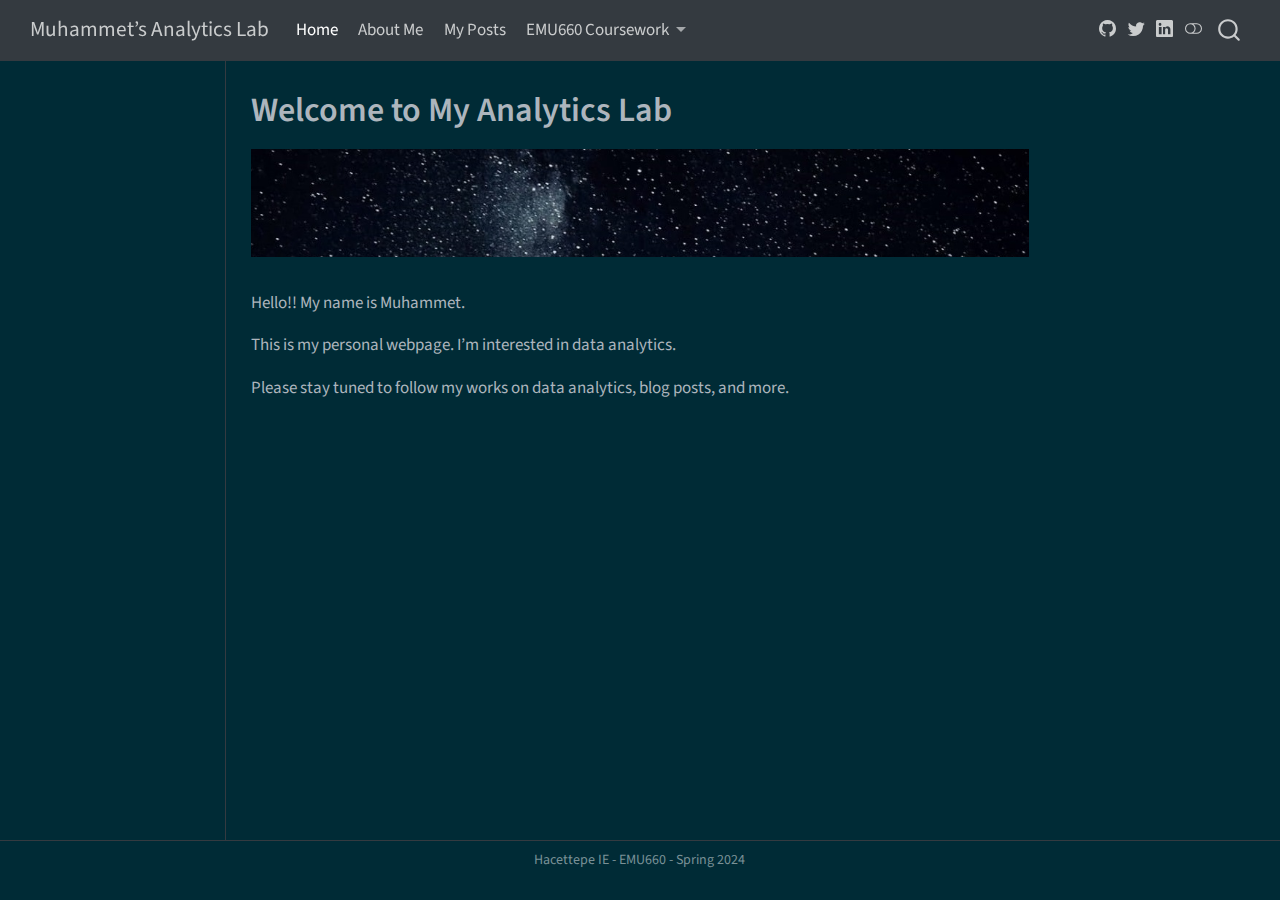
<file: docs/index.html>
<!DOCTYPE html>
<html xmlns="http://www.w3.org/1999/xhtml" lang="en" xml:lang="en"><head>

<meta charset="utf-8">
<meta name="generator" content="quarto-1.4.551">

<meta name="viewport" content="width=device-width, initial-scale=1.0, user-scalable=yes">


<title>Muhammet’s Analytics Lab - Welcome to My Analytics Lab</title>
<style>
code{white-space: pre-wrap;}
span.smallcaps{font-variant: small-caps;}
div.columns{display: flex; gap: min(4vw, 1.5em);}
div.column{flex: auto; overflow-x: auto;}
div.hanging-indent{margin-left: 1.5em; text-indent: -1.5em;}
ul.task-list{list-style: none;}
ul.task-list li input[type="checkbox"] {
  width: 0.8em;
  margin: 0 0.8em 0.2em -1em; /* quarto-specific, see https://github.com/quarto-dev/quarto-cli/issues/4556 */ 
  vertical-align: middle;
}
</style>


<script src="site_libs/quarto-nav/quarto-nav.js"></script>
<script src="site_libs/quarto-nav/headroom.min.js"></script>
<script src="site_libs/clipboard/clipboard.min.js"></script>
<script src="site_libs/quarto-search/autocomplete.umd.js"></script>
<script src="site_libs/quarto-search/fuse.min.js"></script>
<script src="site_libs/quarto-search/quarto-search.js"></script>
<meta name="quarto:offset" content="./">
<script src="site_libs/quarto-html/quarto.js"></script>
<script src="site_libs/quarto-html/popper.min.js"></script>
<script src="site_libs/quarto-html/tippy.umd.min.js"></script>
<script src="site_libs/quarto-html/anchor.min.js"></script>
<link href="site_libs/quarto-html/tippy.css" rel="stylesheet">
<link href="site_libs/quarto-html/quarto-syntax-highlighting.css" rel="stylesheet" class="quarto-color-scheme" id="quarto-text-highlighting-styles">
<link href="site_libs/quarto-html/quarto-syntax-highlighting-dark.css" rel="prefetch" class="quarto-color-scheme quarto-color-alternate" id="quarto-text-highlighting-styles">
<script src="site_libs/bootstrap/bootstrap.min.js"></script>
<link href="site_libs/bootstrap/bootstrap-icons.css" rel="stylesheet">
<link href="site_libs/bootstrap/bootstrap.min.css" rel="stylesheet" class="quarto-color-scheme" id="quarto-bootstrap" data-mode="dark">
<link href="site_libs/bootstrap/bootstrap-dark.min.css" rel="prefetch" class="quarto-color-scheme quarto-color-alternate" id="quarto-bootstrap" data-mode="dark">
<script id="quarto-search-options" type="application/json">{
  "location": "navbar",
  "copy-button": false,
  "collapse-after": 3,
  "panel-placement": "end",
  "type": "overlay",
  "limit": 50,
  "keyboard-shortcut": [
    "f",
    "/",
    "s"
  ],
  "show-item-context": false,
  "language": {
    "search-no-results-text": "No results",
    "search-matching-documents-text": "matching documents",
    "search-copy-link-title": "Copy link to search",
    "search-hide-matches-text": "Hide additional matches",
    "search-more-match-text": "more match in this document",
    "search-more-matches-text": "more matches in this document",
    "search-clear-button-title": "Clear",
    "search-text-placeholder": "",
    "search-detached-cancel-button-title": "Cancel",
    "search-submit-button-title": "Submit",
    "search-label": "Search"
  }
}</script>


<link rel="stylesheet" href="styles.css">
</head>

<body class="docked nav-fixed">

<div id="quarto-search-results"></div>
  <header id="quarto-header" class="headroom fixed-top">
    <nav class="navbar navbar-expand-lg " data-bs-theme="dark">
      <div class="navbar-container container-fluid">
      <div class="navbar-brand-container mx-auto">
    <a class="navbar-brand" href="./index.html">
    <span class="navbar-title">Muhammet’s Analytics Lab</span>
    </a>
  </div>
            <div id="quarto-search" class="" title="Search"></div>
          <button class="navbar-toggler" type="button" data-bs-toggle="collapse" data-bs-target="#navbarCollapse" aria-controls="navbarCollapse" aria-expanded="false" aria-label="Toggle navigation" onclick="if (window.quartoToggleHeadroom) { window.quartoToggleHeadroom(); }">
  <span class="navbar-toggler-icon"></span>
</button>
          <div class="collapse navbar-collapse" id="navbarCollapse">
            <ul class="navbar-nav navbar-nav-scroll me-auto">
  <li class="nav-item">
    <a class="nav-link active" href="./index.html" aria-current="page"> 
<span class="menu-text">Home</span></a>
  </li>  
  <li class="nav-item">
    <a class="nav-link" href="./about.html"> 
<span class="menu-text">About Me</span></a>
  </li>  
  <li class="nav-item">
    <a class="nav-link" href="./posts.html"> 
<span class="menu-text">My Posts</span></a>
  </li>  
  <li class="nav-item dropdown ">
    <a class="nav-link dropdown-toggle" href="#" id="nav-menu-emu660-coursework" role="button" data-bs-toggle="dropdown" aria-expanded="false">
 <span class="menu-text">EMU660 Coursework</span>
    </a>
    <ul class="dropdown-menu" aria-labelledby="nav-menu-emu660-coursework">    
        <li>
    <a class="dropdown-item" href="./assignments.html">
 <span class="dropdown-text">Assignments</span></a>
  </li>  
        <li>
    <a class="dropdown-item" href="./project.html">
 <span class="dropdown-text">Project</span></a>
  </li>  
    </ul>
  </li>
</ul>
          </div> <!-- /navcollapse -->
          <div class="quarto-navbar-tools tools-wide">
    <a href="https://github.com/mkoctepe" title="" class="quarto-navigation-tool px-1" aria-label=""><i class="bi bi-github"></i></a>
    <a href="https://twitter.com" title="" class="quarto-navigation-tool px-1" aria-label=""><i class="bi bi-twitter"></i></a>
    <a href="https://linkedin.com" title="" class="quarto-navigation-tool px-1" aria-label=""><i class="bi bi-linkedin"></i></a>
  <a href="" class="quarto-color-scheme-toggle quarto-navigation-tool  px-1" onclick="window.quartoToggleColorScheme(); return false;" title="Toggle dark mode"><i class="bi"></i></a>
</div>
      </div> <!-- /container-fluid -->
    </nav>
</header>
<!-- content -->
<div id="quarto-content" class="quarto-container page-columns page-rows-contents page-layout-article page-navbar">
<!-- sidebar -->
  <nav id="quarto-sidebar" class="sidebar collapse collapse-horizontal quarto-sidebar-collapse-item sidebar-navigation docked overflow-auto">
    
</nav>
<div id="quarto-sidebar-glass" class="quarto-sidebar-collapse-item" data-bs-toggle="collapse" data-bs-target=".quarto-sidebar-collapse-item"></div>
<!-- margin-sidebar -->
    <div id="quarto-margin-sidebar" class="sidebar margin-sidebar">
    </div>
<!-- main -->
<main class="content" id="quarto-document-content">

<header id="title-block-header" class="quarto-title-block default">
<div class="quarto-title">
<h1 class="title">Welcome to My Analytics Lab</h1>
</div>



<div class="quarto-title-meta">

    
  
    
  </div>
  


</header>


<div class="quarto-figure quarto-figure-center">
<figure class="figure">
<p><img src="assets/images/space.jpeg" class="img-fluid quarto-figure quarto-figure-center figure-img"></p>
</figure>
</div>
<p>Hello!! My name is Muhammet.</p>
<p>This is my personal webpage. I’m interested in data analytics.</p>
<p>Please stay tuned to follow my works on data analytics, blog posts, and more.</p>



<a onclick="window.scrollTo(0, 0); return false;" role="button" id="quarto-back-to-top"><i class="bi bi-arrow-up"></i> Back to top</a></main> <!-- /main -->
<script id="quarto-html-after-body" type="application/javascript">
window.document.addEventListener("DOMContentLoaded", function (event) {
  const toggleBodyColorMode = (bsSheetEl) => {
    const mode = bsSheetEl.getAttribute("data-mode");
    const bodyEl = window.document.querySelector("body");
    if (mode === "dark") {
      bodyEl.classList.add("quarto-dark");
      bodyEl.classList.remove("quarto-light");
    } else {
      bodyEl.classList.add("quarto-light");
      bodyEl.classList.remove("quarto-dark");
    }
  }
  const toggleBodyColorPrimary = () => {
    const bsSheetEl = window.document.querySelector("link#quarto-bootstrap");
    if (bsSheetEl) {
      toggleBodyColorMode(bsSheetEl);
    }
  }
  toggleBodyColorPrimary();  
  const disableStylesheet = (stylesheets) => {
    for (let i=0; i < stylesheets.length; i++) {
      const stylesheet = stylesheets[i];
      stylesheet.rel = 'prefetch';
    }
  }
  const enableStylesheet = (stylesheets) => {
    for (let i=0; i < stylesheets.length; i++) {
      const stylesheet = stylesheets[i];
      stylesheet.rel = 'stylesheet';
    }
  }
  const manageTransitions = (selector, allowTransitions) => {
    const els = window.document.querySelectorAll(selector);
    for (let i=0; i < els.length; i++) {
      const el = els[i];
      if (allowTransitions) {
        el.classList.remove('notransition');
      } else {
        el.classList.add('notransition');
      }
    }
  }
  const toggleGiscusIfUsed = (isAlternate, darkModeDefault) => {
    const baseTheme = document.querySelector('#giscus-base-theme')?.value ?? 'light';
    const alternateTheme = document.querySelector('#giscus-alt-theme')?.value ?? 'dark';
    let newTheme = '';
    if(darkModeDefault) {
      newTheme = isAlternate ? baseTheme : alternateTheme;
    } else {
      newTheme = isAlternate ? alternateTheme : baseTheme;
    }
    const changeGiscusTheme = () => {
      // From: https://github.com/giscus/giscus/issues/336
      const sendMessage = (message) => {
        const iframe = document.querySelector('iframe.giscus-frame');
        if (!iframe) return;
        iframe.contentWindow.postMessage({ giscus: message }, 'https://giscus.app');
      }
      sendMessage({
        setConfig: {
          theme: newTheme
        }
      });
    }
    const isGiscussLoaded = window.document.querySelector('iframe.giscus-frame') !== null;
    if (isGiscussLoaded) {
      changeGiscusTheme();
    }
  }
  const toggleColorMode = (alternate) => {
    // Switch the stylesheets
    const alternateStylesheets = window.document.querySelectorAll('link.quarto-color-scheme.quarto-color-alternate');
    manageTransitions('#quarto-margin-sidebar .nav-link', false);
    if (alternate) {
      enableStylesheet(alternateStylesheets);
      for (const sheetNode of alternateStylesheets) {
        if (sheetNode.id === "quarto-bootstrap") {
          toggleBodyColorMode(sheetNode);
        }
      }
    } else {
      disableStylesheet(alternateStylesheets);
      toggleBodyColorPrimary();
    }
    manageTransitions('#quarto-margin-sidebar .nav-link', true);
    // Switch the toggles
    const toggles = window.document.querySelectorAll('.quarto-color-scheme-toggle');
    for (let i=0; i < toggles.length; i++) {
      const toggle = toggles[i];
      if (toggle) {
        if (alternate) {
          toggle.classList.add("alternate");     
        } else {
          toggle.classList.remove("alternate");
        }
      }
    }
    // Hack to workaround the fact that safari doesn't
    // properly recolor the scrollbar when toggling (#1455)
    if (navigator.userAgent.indexOf('Safari') > 0 && navigator.userAgent.indexOf('Chrome') == -1) {
      manageTransitions("body", false);
      window.scrollTo(0, 1);
      setTimeout(() => {
        window.scrollTo(0, 0);
        manageTransitions("body", true);
      }, 40);  
    }
  }
  const isFileUrl = () => { 
    return window.location.protocol === 'file:';
  }
  const hasAlternateSentinel = () => {  
    let styleSentinel = getColorSchemeSentinel();
    if (styleSentinel !== null) {
      return styleSentinel === "alternate";
    } else {
      return false;
    }
  }
  const setStyleSentinel = (alternate) => {
    const value = alternate ? "alternate" : "default";
    if (!isFileUrl()) {
      window.localStorage.setItem("quarto-color-scheme", value);
    } else {
      localAlternateSentinel = value;
    }
  }
  const getColorSchemeSentinel = () => {
    if (!isFileUrl()) {
      const storageValue = window.localStorage.getItem("quarto-color-scheme");
      return storageValue != null ? storageValue : localAlternateSentinel;
    } else {
      return localAlternateSentinel;
    }
  }
  const darkModeDefault = false;
  let localAlternateSentinel = darkModeDefault ? 'alternate' : 'default';
  // Dark / light mode switch
  window.quartoToggleColorScheme = () => {
    // Read the current dark / light value 
    let toAlternate = !hasAlternateSentinel();
    toggleColorMode(toAlternate);
    setStyleSentinel(toAlternate);
    toggleGiscusIfUsed(toAlternate, darkModeDefault);
  };
  // Ensure there is a toggle, if there isn't float one in the top right
  if (window.document.querySelector('.quarto-color-scheme-toggle') === null) {
    const a = window.document.createElement('a');
    a.classList.add('top-right');
    a.classList.add('quarto-color-scheme-toggle');
    a.href = "";
    a.onclick = function() { try { window.quartoToggleColorScheme(); } catch {} return false; };
    const i = window.document.createElement("i");
    i.classList.add('bi');
    a.appendChild(i);
    window.document.body.appendChild(a);
  }
  // Switch to dark mode if need be
  if (hasAlternateSentinel()) {
    toggleColorMode(true);
  } else {
    toggleColorMode(false);
  }
  const icon = "";
  const anchorJS = new window.AnchorJS();
  anchorJS.options = {
    placement: 'right',
    icon: icon
  };
  anchorJS.add('.anchored');
  const isCodeAnnotation = (el) => {
    for (const clz of el.classList) {
      if (clz.startsWith('code-annotation-')) {                     
        return true;
      }
    }
    return false;
  }
  const clipboard = new window.ClipboardJS('.code-copy-button', {
    text: function(trigger) {
      const codeEl = trigger.previousElementSibling.cloneNode(true);
      for (const childEl of codeEl.children) {
        if (isCodeAnnotation(childEl)) {
          childEl.remove();
        }
      }
      return codeEl.innerText;
    }
  });
  clipboard.on('success', function(e) {
    // button target
    const button = e.trigger;
    // don't keep focus
    button.blur();
    // flash "checked"
    button.classList.add('code-copy-button-checked');
    var currentTitle = button.getAttribute("title");
    button.setAttribute("title", "Copied!");
    let tooltip;
    if (window.bootstrap) {
      button.setAttribute("data-bs-toggle", "tooltip");
      button.setAttribute("data-bs-placement", "left");
      button.setAttribute("data-bs-title", "Copied!");
      tooltip = new bootstrap.Tooltip(button, 
        { trigger: "manual", 
          customClass: "code-copy-button-tooltip",
          offset: [0, -8]});
      tooltip.show();    
    }
    setTimeout(function() {
      if (tooltip) {
        tooltip.hide();
        button.removeAttribute("data-bs-title");
        button.removeAttribute("data-bs-toggle");
        button.removeAttribute("data-bs-placement");
      }
      button.setAttribute("title", currentTitle);
      button.classList.remove('code-copy-button-checked');
    }, 1000);
    // clear code selection
    e.clearSelection();
  });
    var localhostRegex = new RegExp(/^(?:http|https):\/\/localhost\:?[0-9]*\//);
    var mailtoRegex = new RegExp(/^mailto:/);
      var filterRegex = new RegExp('/' + window.location.host + '/');
    var isInternal = (href) => {
        return filterRegex.test(href) || localhostRegex.test(href) || mailtoRegex.test(href);
    }
    // Inspect non-navigation links and adorn them if external
 	var links = window.document.querySelectorAll('a[href]:not(.nav-link):not(.navbar-brand):not(.toc-action):not(.sidebar-link):not(.sidebar-item-toggle):not(.pagination-link):not(.no-external):not([aria-hidden]):not(.dropdown-item):not(.quarto-navigation-tool)');
    for (var i=0; i<links.length; i++) {
      const link = links[i];
      if (!isInternal(link.href)) {
        // undo the damage that might have been done by quarto-nav.js in the case of
        // links that we want to consider external
        if (link.dataset.originalHref !== undefined) {
          link.href = link.dataset.originalHref;
        }
      }
    }
  function tippyHover(el, contentFn, onTriggerFn, onUntriggerFn) {
    const config = {
      allowHTML: true,
      maxWidth: 500,
      delay: 100,
      arrow: false,
      appendTo: function(el) {
          return el.parentElement;
      },
      interactive: true,
      interactiveBorder: 10,
      theme: 'quarto',
      placement: 'bottom-start',
    };
    if (contentFn) {
      config.content = contentFn;
    }
    if (onTriggerFn) {
      config.onTrigger = onTriggerFn;
    }
    if (onUntriggerFn) {
      config.onUntrigger = onUntriggerFn;
    }
    window.tippy(el, config); 
  }
  const noterefs = window.document.querySelectorAll('a[role="doc-noteref"]');
  for (var i=0; i<noterefs.length; i++) {
    const ref = noterefs[i];
    tippyHover(ref, function() {
      // use id or data attribute instead here
      let href = ref.getAttribute('data-footnote-href') || ref.getAttribute('href');
      try { href = new URL(href).hash; } catch {}
      const id = href.replace(/^#\/?/, "");
      const note = window.document.getElementById(id);
      if (note) {
        return note.innerHTML;
      } else {
        return "";
      }
    });
  }
  const xrefs = window.document.querySelectorAll('a.quarto-xref');
  const processXRef = (id, note) => {
    // Strip column container classes
    const stripColumnClz = (el) => {
      el.classList.remove("page-full", "page-columns");
      if (el.children) {
        for (const child of el.children) {
          stripColumnClz(child);
        }
      }
    }
    stripColumnClz(note)
    if (id === null || id.startsWith('sec-')) {
      // Special case sections, only their first couple elements
      const container = document.createElement("div");
      if (note.children && note.children.length > 2) {
        container.appendChild(note.children[0].cloneNode(true));
        for (let i = 1; i < note.children.length; i++) {
          const child = note.children[i];
          if (child.tagName === "P" && child.innerText === "") {
            continue;
          } else {
            container.appendChild(child.cloneNode(true));
            break;
          }
        }
        if (window.Quarto?.typesetMath) {
          window.Quarto.typesetMath(container);
        }
        return container.innerHTML
      } else {
        if (window.Quarto?.typesetMath) {
          window.Quarto.typesetMath(note);
        }
        return note.innerHTML;
      }
    } else {
      // Remove any anchor links if they are present
      const anchorLink = note.querySelector('a.anchorjs-link');
      if (anchorLink) {
        anchorLink.remove();
      }
      if (window.Quarto?.typesetMath) {
        window.Quarto.typesetMath(note);
      }
      // TODO in 1.5, we should make sure this works without a callout special case
      if (note.classList.contains("callout")) {
        return note.outerHTML;
      } else {
        return note.innerHTML;
      }
    }
  }
  for (var i=0; i<xrefs.length; i++) {
    const xref = xrefs[i];
    tippyHover(xref, undefined, function(instance) {
      instance.disable();
      let url = xref.getAttribute('href');
      let hash = undefined; 
      if (url.startsWith('#')) {
        hash = url;
      } else {
        try { hash = new URL(url).hash; } catch {}
      }
      if (hash) {
        const id = hash.replace(/^#\/?/, "");
        const note = window.document.getElementById(id);
        if (note !== null) {
          try {
            const html = processXRef(id, note.cloneNode(true));
            instance.setContent(html);
          } finally {
            instance.enable();
            instance.show();
          }
        } else {
          // See if we can fetch this
          fetch(url.split('#')[0])
          .then(res => res.text())
          .then(html => {
            const parser = new DOMParser();
            const htmlDoc = parser.parseFromString(html, "text/html");
            const note = htmlDoc.getElementById(id);
            if (note !== null) {
              const html = processXRef(id, note);
              instance.setContent(html);
            } 
          }).finally(() => {
            instance.enable();
            instance.show();
          });
        }
      } else {
        // See if we can fetch a full url (with no hash to target)
        // This is a special case and we should probably do some content thinning / targeting
        fetch(url)
        .then(res => res.text())
        .then(html => {
          const parser = new DOMParser();
          const htmlDoc = parser.parseFromString(html, "text/html");
          const note = htmlDoc.querySelector('main.content');
          if (note !== null) {
            // This should only happen for chapter cross references
            // (since there is no id in the URL)
            // remove the first header
            if (note.children.length > 0 && note.children[0].tagName === "HEADER") {
              note.children[0].remove();
            }
            const html = processXRef(null, note);
            instance.setContent(html);
          } 
        }).finally(() => {
          instance.enable();
          instance.show();
        });
      }
    }, function(instance) {
    });
  }
      let selectedAnnoteEl;
      const selectorForAnnotation = ( cell, annotation) => {
        let cellAttr = 'data-code-cell="' + cell + '"';
        let lineAttr = 'data-code-annotation="' +  annotation + '"';
        const selector = 'span[' + cellAttr + '][' + lineAttr + ']';
        return selector;
      }
      const selectCodeLines = (annoteEl) => {
        const doc = window.document;
        const targetCell = annoteEl.getAttribute("data-target-cell");
        const targetAnnotation = annoteEl.getAttribute("data-target-annotation");
        const annoteSpan = window.document.querySelector(selectorForAnnotation(targetCell, targetAnnotation));
        const lines = annoteSpan.getAttribute("data-code-lines").split(",");
        const lineIds = lines.map((line) => {
          return targetCell + "-" + line;
        })
        let top = null;
        let height = null;
        let parent = null;
        if (lineIds.length > 0) {
            //compute the position of the single el (top and bottom and make a div)
            const el = window.document.getElementById(lineIds[0]);
            top = el.offsetTop;
            height = el.offsetHeight;
            parent = el.parentElement.parentElement;
          if (lineIds.length > 1) {
            const lastEl = window.document.getElementById(lineIds[lineIds.length - 1]);
            const bottom = lastEl.offsetTop + lastEl.offsetHeight;
            height = bottom - top;
          }
          if (top !== null && height !== null && parent !== null) {
            // cook up a div (if necessary) and position it 
            let div = window.document.getElementById("code-annotation-line-highlight");
            if (div === null) {
              div = window.document.createElement("div");
              div.setAttribute("id", "code-annotation-line-highlight");
              div.style.position = 'absolute';
              parent.appendChild(div);
            }
            div.style.top = top - 2 + "px";
            div.style.height = height + 4 + "px";
            div.style.left = 0;
            let gutterDiv = window.document.getElementById("code-annotation-line-highlight-gutter");
            if (gutterDiv === null) {
              gutterDiv = window.document.createElement("div");
              gutterDiv.setAttribute("id", "code-annotation-line-highlight-gutter");
              gutterDiv.style.position = 'absolute';
              const codeCell = window.document.getElementById(targetCell);
              const gutter = codeCell.querySelector('.code-annotation-gutter');
              gutter.appendChild(gutterDiv);
            }
            gutterDiv.style.top = top - 2 + "px";
            gutterDiv.style.height = height + 4 + "px";
          }
          selectedAnnoteEl = annoteEl;
        }
      };
      const unselectCodeLines = () => {
        const elementsIds = ["code-annotation-line-highlight", "code-annotation-line-highlight-gutter"];
        elementsIds.forEach((elId) => {
          const div = window.document.getElementById(elId);
          if (div) {
            div.remove();
          }
        });
        selectedAnnoteEl = undefined;
      };
        // Handle positioning of the toggle
    window.addEventListener(
      "resize",
      throttle(() => {
        elRect = undefined;
        if (selectedAnnoteEl) {
          selectCodeLines(selectedAnnoteEl);
        }
      }, 10)
    );
    function throttle(fn, ms) {
    let throttle = false;
    let timer;
      return (...args) => {
        if(!throttle) { // first call gets through
            fn.apply(this, args);
            throttle = true;
        } else { // all the others get throttled
            if(timer) clearTimeout(timer); // cancel #2
            timer = setTimeout(() => {
              fn.apply(this, args);
              timer = throttle = false;
            }, ms);
        }
      };
    }
      // Attach click handler to the DT
      const annoteDls = window.document.querySelectorAll('dt[data-target-cell]');
      for (const annoteDlNode of annoteDls) {
        annoteDlNode.addEventListener('click', (event) => {
          const clickedEl = event.target;
          if (clickedEl !== selectedAnnoteEl) {
            unselectCodeLines();
            const activeEl = window.document.querySelector('dt[data-target-cell].code-annotation-active');
            if (activeEl) {
              activeEl.classList.remove('code-annotation-active');
            }
            selectCodeLines(clickedEl);
            clickedEl.classList.add('code-annotation-active');
          } else {
            // Unselect the line
            unselectCodeLines();
            clickedEl.classList.remove('code-annotation-active');
          }
        });
      }
  const findCites = (el) => {
    const parentEl = el.parentElement;
    if (parentEl) {
      const cites = parentEl.dataset.cites;
      if (cites) {
        return {
          el,
          cites: cites.split(' ')
        };
      } else {
        return findCites(el.parentElement)
      }
    } else {
      return undefined;
    }
  };
  var bibliorefs = window.document.querySelectorAll('a[role="doc-biblioref"]');
  for (var i=0; i<bibliorefs.length; i++) {
    const ref = bibliorefs[i];
    const citeInfo = findCites(ref);
    if (citeInfo) {
      tippyHover(citeInfo.el, function() {
        var popup = window.document.createElement('div');
        citeInfo.cites.forEach(function(cite) {
          var citeDiv = window.document.createElement('div');
          citeDiv.classList.add('hanging-indent');
          citeDiv.classList.add('csl-entry');
          var biblioDiv = window.document.getElementById('ref-' + cite);
          if (biblioDiv) {
            citeDiv.innerHTML = biblioDiv.innerHTML;
          }
          popup.appendChild(citeDiv);
        });
        return popup.innerHTML;
      });
    }
  }
});
</script>
</div> <!-- /content -->
<footer class="footer">
  <div class="nav-footer">
    <div class="nav-footer-left">
      &nbsp;
    </div>   
    <div class="nav-footer-center">
<p>Hacettepe IE - EMU660 - Spring 2024</p>
</div>
    <div class="nav-footer-right">
      &nbsp;
    </div>
  </div>
</footer>




</body></html>
</file>
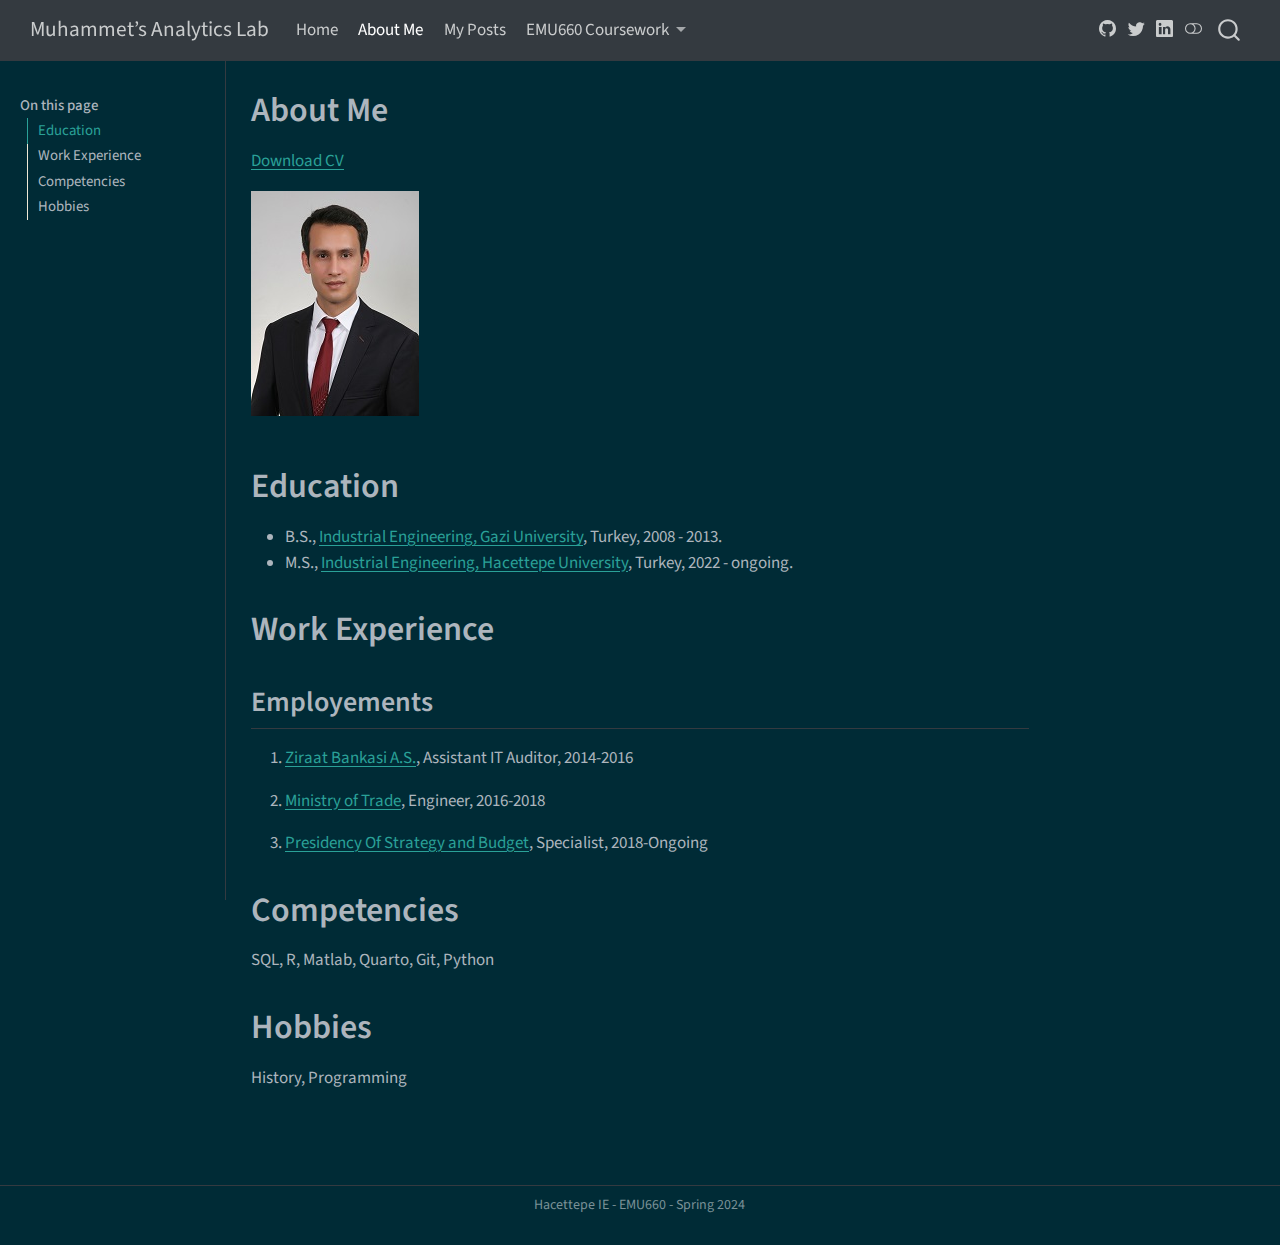
<file: docs/about.html>
<!DOCTYPE html>
<html xmlns="http://www.w3.org/1999/xhtml" lang="en" xml:lang="en"><head>

<meta charset="utf-8">
<meta name="generator" content="quarto-1.4.551">

<meta name="viewport" content="width=device-width, initial-scale=1.0, user-scalable=yes">


<title>Muhammet’s Analytics Lab - About Me</title>
<style>
code{white-space: pre-wrap;}
span.smallcaps{font-variant: small-caps;}
div.columns{display: flex; gap: min(4vw, 1.5em);}
div.column{flex: auto; overflow-x: auto;}
div.hanging-indent{margin-left: 1.5em; text-indent: -1.5em;}
ul.task-list{list-style: none;}
ul.task-list li input[type="checkbox"] {
  width: 0.8em;
  margin: 0 0.8em 0.2em -1em; /* quarto-specific, see https://github.com/quarto-dev/quarto-cli/issues/4556 */ 
  vertical-align: middle;
}
</style>


<script src="site_libs/quarto-nav/quarto-nav.js"></script>
<script src="site_libs/quarto-nav/headroom.min.js"></script>
<script src="site_libs/clipboard/clipboard.min.js"></script>
<script src="site_libs/quarto-search/autocomplete.umd.js"></script>
<script src="site_libs/quarto-search/fuse.min.js"></script>
<script src="site_libs/quarto-search/quarto-search.js"></script>
<meta name="quarto:offset" content="./">
<script src="site_libs/quarto-html/quarto.js"></script>
<script src="site_libs/quarto-html/popper.min.js"></script>
<script src="site_libs/quarto-html/tippy.umd.min.js"></script>
<script src="site_libs/quarto-html/anchor.min.js"></script>
<link href="site_libs/quarto-html/tippy.css" rel="stylesheet">
<link href="site_libs/quarto-html/quarto-syntax-highlighting.css" rel="stylesheet" class="quarto-color-scheme" id="quarto-text-highlighting-styles">
<link href="site_libs/quarto-html/quarto-syntax-highlighting-dark.css" rel="prefetch" class="quarto-color-scheme quarto-color-alternate" id="quarto-text-highlighting-styles">
<script src="site_libs/bootstrap/bootstrap.min.js"></script>
<link href="site_libs/bootstrap/bootstrap-icons.css" rel="stylesheet">
<link href="site_libs/bootstrap/bootstrap.min.css" rel="stylesheet" class="quarto-color-scheme" id="quarto-bootstrap" data-mode="dark">
<link href="site_libs/bootstrap/bootstrap-dark.min.css" rel="prefetch" class="quarto-color-scheme quarto-color-alternate" id="quarto-bootstrap" data-mode="dark">
<script id="quarto-search-options" type="application/json">{
  "location": "navbar",
  "copy-button": false,
  "collapse-after": 3,
  "panel-placement": "end",
  "type": "overlay",
  "limit": 50,
  "keyboard-shortcut": [
    "f",
    "/",
    "s"
  ],
  "show-item-context": false,
  "language": {
    "search-no-results-text": "No results",
    "search-matching-documents-text": "matching documents",
    "search-copy-link-title": "Copy link to search",
    "search-hide-matches-text": "Hide additional matches",
    "search-more-match-text": "more match in this document",
    "search-more-matches-text": "more matches in this document",
    "search-clear-button-title": "Clear",
    "search-text-placeholder": "",
    "search-detached-cancel-button-title": "Cancel",
    "search-submit-button-title": "Submit",
    "search-label": "Search"
  }
}</script>


<link rel="stylesheet" href="styles.css">
</head>

<body class="docked nav-fixed">

<div id="quarto-search-results"></div>
  <header id="quarto-header" class="headroom fixed-top">
    <nav class="navbar navbar-expand-lg " data-bs-theme="dark">
      <div class="navbar-container container-fluid">
      <div class="navbar-brand-container mx-auto">
    <a class="navbar-brand" href="./index.html">
    <span class="navbar-title">Muhammet’s Analytics Lab</span>
    </a>
  </div>
            <div id="quarto-search" class="" title="Search"></div>
          <button class="navbar-toggler" type="button" data-bs-toggle="collapse" data-bs-target="#navbarCollapse" aria-controls="navbarCollapse" aria-expanded="false" aria-label="Toggle navigation" onclick="if (window.quartoToggleHeadroom) { window.quartoToggleHeadroom(); }">
  <span class="navbar-toggler-icon"></span>
</button>
          <div class="collapse navbar-collapse" id="navbarCollapse">
            <ul class="navbar-nav navbar-nav-scroll me-auto">
  <li class="nav-item">
    <a class="nav-link" href="./index.html"> 
<span class="menu-text">Home</span></a>
  </li>  
  <li class="nav-item">
    <a class="nav-link active" href="./about.html" aria-current="page"> 
<span class="menu-text">About Me</span></a>
  </li>  
  <li class="nav-item">
    <a class="nav-link" href="./posts.html"> 
<span class="menu-text">My Posts</span></a>
  </li>  
  <li class="nav-item dropdown ">
    <a class="nav-link dropdown-toggle" href="#" id="nav-menu-emu660-coursework" role="button" data-bs-toggle="dropdown" aria-expanded="false">
 <span class="menu-text">EMU660 Coursework</span>
    </a>
    <ul class="dropdown-menu" aria-labelledby="nav-menu-emu660-coursework">    
        <li>
    <a class="dropdown-item" href="./assignments.html">
 <span class="dropdown-text">Assignments</span></a>
  </li>  
        <li>
    <a class="dropdown-item" href="./project.html">
 <span class="dropdown-text">Project</span></a>
  </li>  
    </ul>
  </li>
</ul>
          </div> <!-- /navcollapse -->
          <div class="quarto-navbar-tools tools-wide">
    <a href="https://github.com/mkoctepe" title="" class="quarto-navigation-tool px-1" aria-label=""><i class="bi bi-github"></i></a>
    <a href="https://twitter.com" title="" class="quarto-navigation-tool px-1" aria-label=""><i class="bi bi-twitter"></i></a>
    <a href="https://linkedin.com" title="" class="quarto-navigation-tool px-1" aria-label=""><i class="bi bi-linkedin"></i></a>
  <a href="" class="quarto-color-scheme-toggle quarto-navigation-tool  px-1" onclick="window.quartoToggleColorScheme(); return false;" title="Toggle dark mode"><i class="bi"></i></a>
</div>
      </div> <!-- /container-fluid -->
    </nav>
</header>
<!-- content -->
<div id="quarto-content" class="quarto-container page-columns page-rows-contents page-layout-article page-navbar">
<!-- sidebar -->
  <nav id="quarto-sidebar" class="sidebar collapse collapse-horizontal quarto-sidebar-collapse-item sidebar-navigation docked overflow-auto">
    <nav id="TOC" role="doc-toc" class="toc-active">
    <h2 id="toc-title">On this page</h2>
   
  <ul>
  <li><a href="#education" id="toc-education" class="nav-link active" data-scroll-target="#education">Education</a></li>
  <li><a href="#work-experience" id="toc-work-experience" class="nav-link" data-scroll-target="#work-experience">Work Experience</a>
  <ul class="collapse">
  <li><a href="#employements" id="toc-employements" class="nav-link" data-scroll-target="#employements">Employements</a></li>
  </ul></li>
  <li><a href="#competencies" id="toc-competencies" class="nav-link" data-scroll-target="#competencies">Competencies</a></li>
  <li><a href="#hobbies" id="toc-hobbies" class="nav-link" data-scroll-target="#hobbies">Hobbies</a></li>
  </ul>
</nav>
</nav>
<div id="quarto-sidebar-glass" class="quarto-sidebar-collapse-item" data-bs-toggle="collapse" data-bs-target=".quarto-sidebar-collapse-item"></div>
<!-- margin-sidebar -->
    <div id="quarto-margin-sidebar" class="sidebar margin-sidebar">
    </div>
<!-- main -->
<main class="content" id="quarto-document-content">

<header id="title-block-header" class="quarto-title-block default">
<div class="quarto-title">
<h1 class="title">About Me</h1>
</div>



<div class="quarto-title-meta">

    
  
    
  </div>
  


</header>


<p><a href="assets/PDF/MkoctepeCV.pdf">Download CV</a></p>
<div class="quarto-figure quarto-figure-left">
<figure class="figure">
<p><img src="assets/images/vesikalik.jpeg" class="img-fluid quarto-figure quarto-figure-left figure-img"></p>
</figure>
</div>
<section id="education" class="level1">
<h1>Education</h1>
<ul>
<li>B.S., <a href="https://mf-em.gazi.edu.tr/view/SetCulture?language=en-US">Industrial Engineering, Gazi University</a>, Turkey, 2008 - 2013.</li>
<li>M.S., <a href="https://ie.hacettepe.edu.tr/index.php?lang=en">Industrial Engineering, Hacettepe University</a>, Turkey, 2022 - ongoing.</li>
</ul>
</section>
<section id="work-experience" class="level1">
<h1>Work Experience</h1>
<section id="employements" class="level2">
<h2 class="anchored" data-anchor-id="employements">Employements</h2>
<ol type="1">
<li><p><a href="https://www.ziraatbank.com.tr/tr/bankamiz">Ziraat Bankasi A.S.</a>, Assistant IT Auditor, 2014-2016</p></li>
<li><p><a href="https://ticaret.gov.tr">Ministry of Trade</a>, Engineer, 2016-2018</p></li>
<li><p><a href="https://www.sbb.gov.tr/">Presidency Of Strategy and Budget</a>, Specialist, 2018-Ongoing</p></li>
</ol>
</section>
</section>
<section id="competencies" class="level1">
<h1>Competencies</h1>
<p>SQL, R, Matlab, Quarto, Git, Python</p>
</section>
<section id="hobbies" class="level1">
<h1>Hobbies</h1>
<p>History, Programming</p>


</section>

<a onclick="window.scrollTo(0, 0); return false;" role="button" id="quarto-back-to-top"><i class="bi bi-arrow-up"></i> Back to top</a></main> <!-- /main -->
<script id="quarto-html-after-body" type="application/javascript">
window.document.addEventListener("DOMContentLoaded", function (event) {
  const toggleBodyColorMode = (bsSheetEl) => {
    const mode = bsSheetEl.getAttribute("data-mode");
    const bodyEl = window.document.querySelector("body");
    if (mode === "dark") {
      bodyEl.classList.add("quarto-dark");
      bodyEl.classList.remove("quarto-light");
    } else {
      bodyEl.classList.add("quarto-light");
      bodyEl.classList.remove("quarto-dark");
    }
  }
  const toggleBodyColorPrimary = () => {
    const bsSheetEl = window.document.querySelector("link#quarto-bootstrap");
    if (bsSheetEl) {
      toggleBodyColorMode(bsSheetEl);
    }
  }
  toggleBodyColorPrimary();  
  const disableStylesheet = (stylesheets) => {
    for (let i=0; i < stylesheets.length; i++) {
      const stylesheet = stylesheets[i];
      stylesheet.rel = 'prefetch';
    }
  }
  const enableStylesheet = (stylesheets) => {
    for (let i=0; i < stylesheets.length; i++) {
      const stylesheet = stylesheets[i];
      stylesheet.rel = 'stylesheet';
    }
  }
  const manageTransitions = (selector, allowTransitions) => {
    const els = window.document.querySelectorAll(selector);
    for (let i=0; i < els.length; i++) {
      const el = els[i];
      if (allowTransitions) {
        el.classList.remove('notransition');
      } else {
        el.classList.add('notransition');
      }
    }
  }
  const toggleGiscusIfUsed = (isAlternate, darkModeDefault) => {
    const baseTheme = document.querySelector('#giscus-base-theme')?.value ?? 'light';
    const alternateTheme = document.querySelector('#giscus-alt-theme')?.value ?? 'dark';
    let newTheme = '';
    if(darkModeDefault) {
      newTheme = isAlternate ? baseTheme : alternateTheme;
    } else {
      newTheme = isAlternate ? alternateTheme : baseTheme;
    }
    const changeGiscusTheme = () => {
      // From: https://github.com/giscus/giscus/issues/336
      const sendMessage = (message) => {
        const iframe = document.querySelector('iframe.giscus-frame');
        if (!iframe) return;
        iframe.contentWindow.postMessage({ giscus: message }, 'https://giscus.app');
      }
      sendMessage({
        setConfig: {
          theme: newTheme
        }
      });
    }
    const isGiscussLoaded = window.document.querySelector('iframe.giscus-frame') !== null;
    if (isGiscussLoaded) {
      changeGiscusTheme();
    }
  }
  const toggleColorMode = (alternate) => {
    // Switch the stylesheets
    const alternateStylesheets = window.document.querySelectorAll('link.quarto-color-scheme.quarto-color-alternate');
    manageTransitions('#quarto-margin-sidebar .nav-link', false);
    if (alternate) {
      enableStylesheet(alternateStylesheets);
      for (const sheetNode of alternateStylesheets) {
        if (sheetNode.id === "quarto-bootstrap") {
          toggleBodyColorMode(sheetNode);
        }
      }
    } else {
      disableStylesheet(alternateStylesheets);
      toggleBodyColorPrimary();
    }
    manageTransitions('#quarto-margin-sidebar .nav-link', true);
    // Switch the toggles
    const toggles = window.document.querySelectorAll('.quarto-color-scheme-toggle');
    for (let i=0; i < toggles.length; i++) {
      const toggle = toggles[i];
      if (toggle) {
        if (alternate) {
          toggle.classList.add("alternate");     
        } else {
          toggle.classList.remove("alternate");
        }
      }
    }
    // Hack to workaround the fact that safari doesn't
    // properly recolor the scrollbar when toggling (#1455)
    if (navigator.userAgent.indexOf('Safari') > 0 && navigator.userAgent.indexOf('Chrome') == -1) {
      manageTransitions("body", false);
      window.scrollTo(0, 1);
      setTimeout(() => {
        window.scrollTo(0, 0);
        manageTransitions("body", true);
      }, 40);  
    }
  }
  const isFileUrl = () => { 
    return window.location.protocol === 'file:';
  }
  const hasAlternateSentinel = () => {  
    let styleSentinel = getColorSchemeSentinel();
    if (styleSentinel !== null) {
      return styleSentinel === "alternate";
    } else {
      return false;
    }
  }
  const setStyleSentinel = (alternate) => {
    const value = alternate ? "alternate" : "default";
    if (!isFileUrl()) {
      window.localStorage.setItem("quarto-color-scheme", value);
    } else {
      localAlternateSentinel = value;
    }
  }
  const getColorSchemeSentinel = () => {
    if (!isFileUrl()) {
      const storageValue = window.localStorage.getItem("quarto-color-scheme");
      return storageValue != null ? storageValue : localAlternateSentinel;
    } else {
      return localAlternateSentinel;
    }
  }
  const darkModeDefault = false;
  let localAlternateSentinel = darkModeDefault ? 'alternate' : 'default';
  // Dark / light mode switch
  window.quartoToggleColorScheme = () => {
    // Read the current dark / light value 
    let toAlternate = !hasAlternateSentinel();
    toggleColorMode(toAlternate);
    setStyleSentinel(toAlternate);
    toggleGiscusIfUsed(toAlternate, darkModeDefault);
  };
  // Ensure there is a toggle, if there isn't float one in the top right
  if (window.document.querySelector('.quarto-color-scheme-toggle') === null) {
    const a = window.document.createElement('a');
    a.classList.add('top-right');
    a.classList.add('quarto-color-scheme-toggle');
    a.href = "";
    a.onclick = function() { try { window.quartoToggleColorScheme(); } catch {} return false; };
    const i = window.document.createElement("i");
    i.classList.add('bi');
    a.appendChild(i);
    window.document.body.appendChild(a);
  }
  // Switch to dark mode if need be
  if (hasAlternateSentinel()) {
    toggleColorMode(true);
  } else {
    toggleColorMode(false);
  }
  const icon = "";
  const anchorJS = new window.AnchorJS();
  anchorJS.options = {
    placement: 'right',
    icon: icon
  };
  anchorJS.add('.anchored');
  const isCodeAnnotation = (el) => {
    for (const clz of el.classList) {
      if (clz.startsWith('code-annotation-')) {                     
        return true;
      }
    }
    return false;
  }
  const clipboard = new window.ClipboardJS('.code-copy-button', {
    text: function(trigger) {
      const codeEl = trigger.previousElementSibling.cloneNode(true);
      for (const childEl of codeEl.children) {
        if (isCodeAnnotation(childEl)) {
          childEl.remove();
        }
      }
      return codeEl.innerText;
    }
  });
  clipboard.on('success', function(e) {
    // button target
    const button = e.trigger;
    // don't keep focus
    button.blur();
    // flash "checked"
    button.classList.add('code-copy-button-checked');
    var currentTitle = button.getAttribute("title");
    button.setAttribute("title", "Copied!");
    let tooltip;
    if (window.bootstrap) {
      button.setAttribute("data-bs-toggle", "tooltip");
      button.setAttribute("data-bs-placement", "left");
      button.setAttribute("data-bs-title", "Copied!");
      tooltip = new bootstrap.Tooltip(button, 
        { trigger: "manual", 
          customClass: "code-copy-button-tooltip",
          offset: [0, -8]});
      tooltip.show();    
    }
    setTimeout(function() {
      if (tooltip) {
        tooltip.hide();
        button.removeAttribute("data-bs-title");
        button.removeAttribute("data-bs-toggle");
        button.removeAttribute("data-bs-placement");
      }
      button.setAttribute("title", currentTitle);
      button.classList.remove('code-copy-button-checked');
    }, 1000);
    // clear code selection
    e.clearSelection();
  });
    var localhostRegex = new RegExp(/^(?:http|https):\/\/localhost\:?[0-9]*\//);
    var mailtoRegex = new RegExp(/^mailto:/);
      var filterRegex = new RegExp('/' + window.location.host + '/');
    var isInternal = (href) => {
        return filterRegex.test(href) || localhostRegex.test(href) || mailtoRegex.test(href);
    }
    // Inspect non-navigation links and adorn them if external
 	var links = window.document.querySelectorAll('a[href]:not(.nav-link):not(.navbar-brand):not(.toc-action):not(.sidebar-link):not(.sidebar-item-toggle):not(.pagination-link):not(.no-external):not([aria-hidden]):not(.dropdown-item):not(.quarto-navigation-tool)');
    for (var i=0; i<links.length; i++) {
      const link = links[i];
      if (!isInternal(link.href)) {
        // undo the damage that might have been done by quarto-nav.js in the case of
        // links that we want to consider external
        if (link.dataset.originalHref !== undefined) {
          link.href = link.dataset.originalHref;
        }
      }
    }
  function tippyHover(el, contentFn, onTriggerFn, onUntriggerFn) {
    const config = {
      allowHTML: true,
      maxWidth: 500,
      delay: 100,
      arrow: false,
      appendTo: function(el) {
          return el.parentElement;
      },
      interactive: true,
      interactiveBorder: 10,
      theme: 'quarto',
      placement: 'bottom-start',
    };
    if (contentFn) {
      config.content = contentFn;
    }
    if (onTriggerFn) {
      config.onTrigger = onTriggerFn;
    }
    if (onUntriggerFn) {
      config.onUntrigger = onUntriggerFn;
    }
    window.tippy(el, config); 
  }
  const noterefs = window.document.querySelectorAll('a[role="doc-noteref"]');
  for (var i=0; i<noterefs.length; i++) {
    const ref = noterefs[i];
    tippyHover(ref, function() {
      // use id or data attribute instead here
      let href = ref.getAttribute('data-footnote-href') || ref.getAttribute('href');
      try { href = new URL(href).hash; } catch {}
      const id = href.replace(/^#\/?/, "");
      const note = window.document.getElementById(id);
      if (note) {
        return note.innerHTML;
      } else {
        return "";
      }
    });
  }
  const xrefs = window.document.querySelectorAll('a.quarto-xref');
  const processXRef = (id, note) => {
    // Strip column container classes
    const stripColumnClz = (el) => {
      el.classList.remove("page-full", "page-columns");
      if (el.children) {
        for (const child of el.children) {
          stripColumnClz(child);
        }
      }
    }
    stripColumnClz(note)
    if (id === null || id.startsWith('sec-')) {
      // Special case sections, only their first couple elements
      const container = document.createElement("div");
      if (note.children && note.children.length > 2) {
        container.appendChild(note.children[0].cloneNode(true));
        for (let i = 1; i < note.children.length; i++) {
          const child = note.children[i];
          if (child.tagName === "P" && child.innerText === "") {
            continue;
          } else {
            container.appendChild(child.cloneNode(true));
            break;
          }
        }
        if (window.Quarto?.typesetMath) {
          window.Quarto.typesetMath(container);
        }
        return container.innerHTML
      } else {
        if (window.Quarto?.typesetMath) {
          window.Quarto.typesetMath(note);
        }
        return note.innerHTML;
      }
    } else {
      // Remove any anchor links if they are present
      const anchorLink = note.querySelector('a.anchorjs-link');
      if (anchorLink) {
        anchorLink.remove();
      }
      if (window.Quarto?.typesetMath) {
        window.Quarto.typesetMath(note);
      }
      // TODO in 1.5, we should make sure this works without a callout special case
      if (note.classList.contains("callout")) {
        return note.outerHTML;
      } else {
        return note.innerHTML;
      }
    }
  }
  for (var i=0; i<xrefs.length; i++) {
    const xref = xrefs[i];
    tippyHover(xref, undefined, function(instance) {
      instance.disable();
      let url = xref.getAttribute('href');
      let hash = undefined; 
      if (url.startsWith('#')) {
        hash = url;
      } else {
        try { hash = new URL(url).hash; } catch {}
      }
      if (hash) {
        const id = hash.replace(/^#\/?/, "");
        const note = window.document.getElementById(id);
        if (note !== null) {
          try {
            const html = processXRef(id, note.cloneNode(true));
            instance.setContent(html);
          } finally {
            instance.enable();
            instance.show();
          }
        } else {
          // See if we can fetch this
          fetch(url.split('#')[0])
          .then(res => res.text())
          .then(html => {
            const parser = new DOMParser();
            const htmlDoc = parser.parseFromString(html, "text/html");
            const note = htmlDoc.getElementById(id);
            if (note !== null) {
              const html = processXRef(id, note);
              instance.setContent(html);
            } 
          }).finally(() => {
            instance.enable();
            instance.show();
          });
        }
      } else {
        // See if we can fetch a full url (with no hash to target)
        // This is a special case and we should probably do some content thinning / targeting
        fetch(url)
        .then(res => res.text())
        .then(html => {
          const parser = new DOMParser();
          const htmlDoc = parser.parseFromString(html, "text/html");
          const note = htmlDoc.querySelector('main.content');
          if (note !== null) {
            // This should only happen for chapter cross references
            // (since there is no id in the URL)
            // remove the first header
            if (note.children.length > 0 && note.children[0].tagName === "HEADER") {
              note.children[0].remove();
            }
            const html = processXRef(null, note);
            instance.setContent(html);
          } 
        }).finally(() => {
          instance.enable();
          instance.show();
        });
      }
    }, function(instance) {
    });
  }
      let selectedAnnoteEl;
      const selectorForAnnotation = ( cell, annotation) => {
        let cellAttr = 'data-code-cell="' + cell + '"';
        let lineAttr = 'data-code-annotation="' +  annotation + '"';
        const selector = 'span[' + cellAttr + '][' + lineAttr + ']';
        return selector;
      }
      const selectCodeLines = (annoteEl) => {
        const doc = window.document;
        const targetCell = annoteEl.getAttribute("data-target-cell");
        const targetAnnotation = annoteEl.getAttribute("data-target-annotation");
        const annoteSpan = window.document.querySelector(selectorForAnnotation(targetCell, targetAnnotation));
        const lines = annoteSpan.getAttribute("data-code-lines").split(",");
        const lineIds = lines.map((line) => {
          return targetCell + "-" + line;
        })
        let top = null;
        let height = null;
        let parent = null;
        if (lineIds.length > 0) {
            //compute the position of the single el (top and bottom and make a div)
            const el = window.document.getElementById(lineIds[0]);
            top = el.offsetTop;
            height = el.offsetHeight;
            parent = el.parentElement.parentElement;
          if (lineIds.length > 1) {
            const lastEl = window.document.getElementById(lineIds[lineIds.length - 1]);
            const bottom = lastEl.offsetTop + lastEl.offsetHeight;
            height = bottom - top;
          }
          if (top !== null && height !== null && parent !== null) {
            // cook up a div (if necessary) and position it 
            let div = window.document.getElementById("code-annotation-line-highlight");
            if (div === null) {
              div = window.document.createElement("div");
              div.setAttribute("id", "code-annotation-line-highlight");
              div.style.position = 'absolute';
              parent.appendChild(div);
            }
            div.style.top = top - 2 + "px";
            div.style.height = height + 4 + "px";
            div.style.left = 0;
            let gutterDiv = window.document.getElementById("code-annotation-line-highlight-gutter");
            if (gutterDiv === null) {
              gutterDiv = window.document.createElement("div");
              gutterDiv.setAttribute("id", "code-annotation-line-highlight-gutter");
              gutterDiv.style.position = 'absolute';
              const codeCell = window.document.getElementById(targetCell);
              const gutter = codeCell.querySelector('.code-annotation-gutter');
              gutter.appendChild(gutterDiv);
            }
            gutterDiv.style.top = top - 2 + "px";
            gutterDiv.style.height = height + 4 + "px";
          }
          selectedAnnoteEl = annoteEl;
        }
      };
      const unselectCodeLines = () => {
        const elementsIds = ["code-annotation-line-highlight", "code-annotation-line-highlight-gutter"];
        elementsIds.forEach((elId) => {
          const div = window.document.getElementById(elId);
          if (div) {
            div.remove();
          }
        });
        selectedAnnoteEl = undefined;
      };
        // Handle positioning of the toggle
    window.addEventListener(
      "resize",
      throttle(() => {
        elRect = undefined;
        if (selectedAnnoteEl) {
          selectCodeLines(selectedAnnoteEl);
        }
      }, 10)
    );
    function throttle(fn, ms) {
    let throttle = false;
    let timer;
      return (...args) => {
        if(!throttle) { // first call gets through
            fn.apply(this, args);
            throttle = true;
        } else { // all the others get throttled
            if(timer) clearTimeout(timer); // cancel #2
            timer = setTimeout(() => {
              fn.apply(this, args);
              timer = throttle = false;
            }, ms);
        }
      };
    }
      // Attach click handler to the DT
      const annoteDls = window.document.querySelectorAll('dt[data-target-cell]');
      for (const annoteDlNode of annoteDls) {
        annoteDlNode.addEventListener('click', (event) => {
          const clickedEl = event.target;
          if (clickedEl !== selectedAnnoteEl) {
            unselectCodeLines();
            const activeEl = window.document.querySelector('dt[data-target-cell].code-annotation-active');
            if (activeEl) {
              activeEl.classList.remove('code-annotation-active');
            }
            selectCodeLines(clickedEl);
            clickedEl.classList.add('code-annotation-active');
          } else {
            // Unselect the line
            unselectCodeLines();
            clickedEl.classList.remove('code-annotation-active');
          }
        });
      }
  const findCites = (el) => {
    const parentEl = el.parentElement;
    if (parentEl) {
      const cites = parentEl.dataset.cites;
      if (cites) {
        return {
          el,
          cites: cites.split(' ')
        };
      } else {
        return findCites(el.parentElement)
      }
    } else {
      return undefined;
    }
  };
  var bibliorefs = window.document.querySelectorAll('a[role="doc-biblioref"]');
  for (var i=0; i<bibliorefs.length; i++) {
    const ref = bibliorefs[i];
    const citeInfo = findCites(ref);
    if (citeInfo) {
      tippyHover(citeInfo.el, function() {
        var popup = window.document.createElement('div');
        citeInfo.cites.forEach(function(cite) {
          var citeDiv = window.document.createElement('div');
          citeDiv.classList.add('hanging-indent');
          citeDiv.classList.add('csl-entry');
          var biblioDiv = window.document.getElementById('ref-' + cite);
          if (biblioDiv) {
            citeDiv.innerHTML = biblioDiv.innerHTML;
          }
          popup.appendChild(citeDiv);
        });
        return popup.innerHTML;
      });
    }
  }
});
</script>
</div> <!-- /content -->
<footer class="footer">
  <div class="nav-footer">
    <div class="nav-footer-left">
      &nbsp;
    </div>   
    <div class="nav-footer-center">
<p>Hacettepe IE - EMU660 - Spring 2024</p>
</div>
    <div class="nav-footer-right">
      &nbsp;
    </div>
  </div>
</footer>




</body></html>
</file>
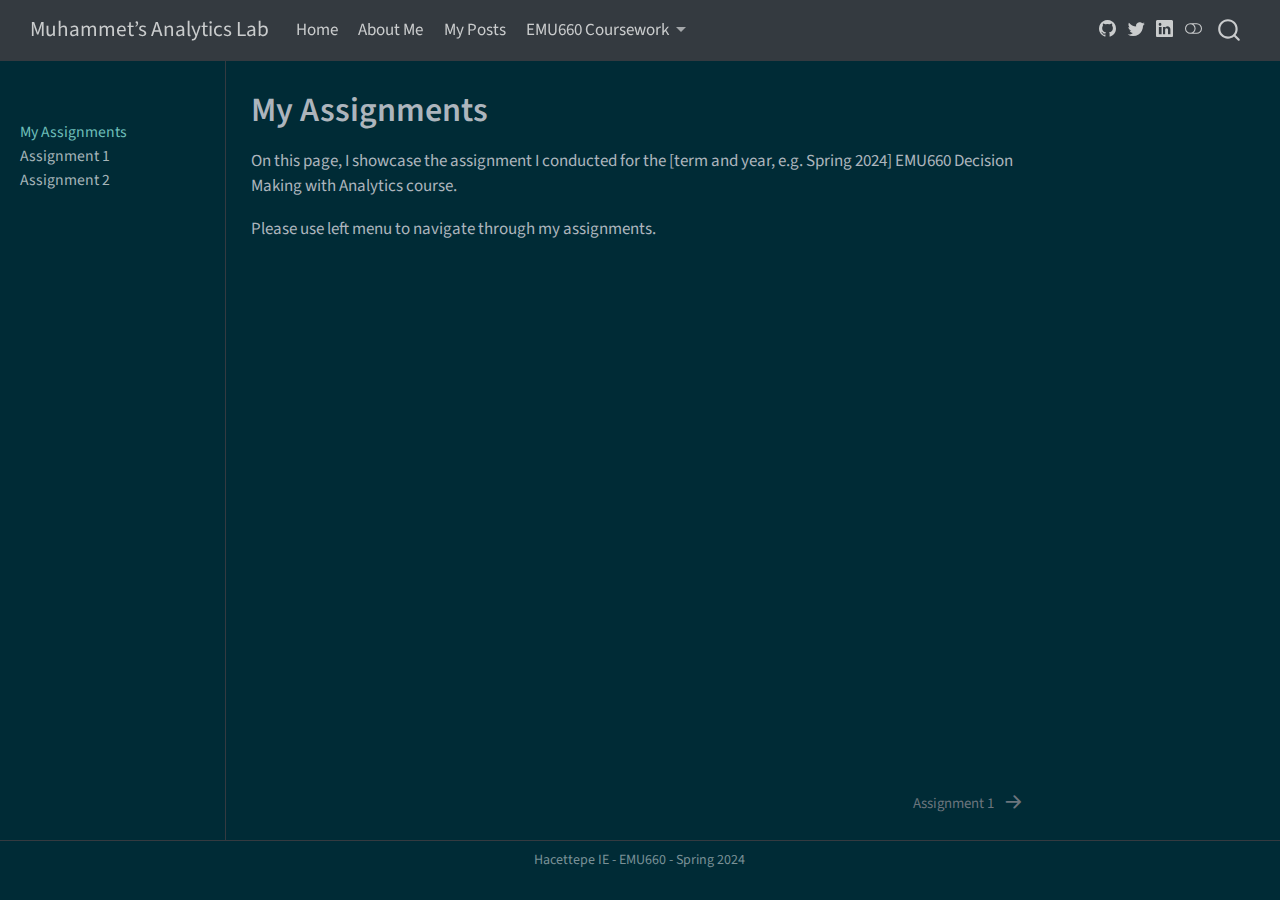
<file: docs/assignments.html>
<!DOCTYPE html>
<html xmlns="http://www.w3.org/1999/xhtml" lang="en" xml:lang="en"><head>

<meta charset="utf-8">
<meta name="generator" content="quarto-1.4.551">

<meta name="viewport" content="width=device-width, initial-scale=1.0, user-scalable=yes">


<title>Muhammet’s Analytics Lab - My Assignments</title>
<style>
code{white-space: pre-wrap;}
span.smallcaps{font-variant: small-caps;}
div.columns{display: flex; gap: min(4vw, 1.5em);}
div.column{flex: auto; overflow-x: auto;}
div.hanging-indent{margin-left: 1.5em; text-indent: -1.5em;}
ul.task-list{list-style: none;}
ul.task-list li input[type="checkbox"] {
  width: 0.8em;
  margin: 0 0.8em 0.2em -1em; /* quarto-specific, see https://github.com/quarto-dev/quarto-cli/issues/4556 */ 
  vertical-align: middle;
}
</style>


<script src="site_libs/quarto-nav/quarto-nav.js"></script>
<script src="site_libs/quarto-nav/headroom.min.js"></script>
<script src="site_libs/clipboard/clipboard.min.js"></script>
<script src="site_libs/quarto-search/autocomplete.umd.js"></script>
<script src="site_libs/quarto-search/fuse.min.js"></script>
<script src="site_libs/quarto-search/quarto-search.js"></script>
<meta name="quarto:offset" content="./">
<link href="./assignments/assignment-1.html" rel="next">
<script src="site_libs/quarto-html/quarto.js"></script>
<script src="site_libs/quarto-html/popper.min.js"></script>
<script src="site_libs/quarto-html/tippy.umd.min.js"></script>
<script src="site_libs/quarto-html/anchor.min.js"></script>
<link href="site_libs/quarto-html/tippy.css" rel="stylesheet">
<link href="site_libs/quarto-html/quarto-syntax-highlighting.css" rel="stylesheet" class="quarto-color-scheme" id="quarto-text-highlighting-styles">
<link href="site_libs/quarto-html/quarto-syntax-highlighting-dark.css" rel="prefetch" class="quarto-color-scheme quarto-color-alternate" id="quarto-text-highlighting-styles">
<script src="site_libs/bootstrap/bootstrap.min.js"></script>
<link href="site_libs/bootstrap/bootstrap-icons.css" rel="stylesheet">
<link href="site_libs/bootstrap/bootstrap.min.css" rel="stylesheet" class="quarto-color-scheme" id="quarto-bootstrap" data-mode="light">
<link href="site_libs/bootstrap/bootstrap-dark.min.css" rel="prefetch" class="quarto-color-scheme quarto-color-alternate" id="quarto-bootstrap" data-mode="dark">
<script id="quarto-search-options" type="application/json">{
  "location": "navbar",
  "copy-button": false,
  "collapse-after": 3,
  "panel-placement": "end",
  "type": "overlay",
  "limit": 50,
  "keyboard-shortcut": [
    "f",
    "/",
    "s"
  ],
  "show-item-context": false,
  "language": {
    "search-no-results-text": "No results",
    "search-matching-documents-text": "matching documents",
    "search-copy-link-title": "Copy link to search",
    "search-hide-matches-text": "Hide additional matches",
    "search-more-match-text": "more match in this document",
    "search-more-matches-text": "more matches in this document",
    "search-clear-button-title": "Clear",
    "search-text-placeholder": "",
    "search-detached-cancel-button-title": "Cancel",
    "search-submit-button-title": "Submit",
    "search-label": "Search"
  }
}</script>


<link rel="stylesheet" href="styles.css">
</head>

<body class="nav-sidebar docked nav-fixed">

<div id="quarto-search-results"></div>
  <header id="quarto-header" class="headroom fixed-top">
    <nav class="navbar navbar-expand-lg " data-bs-theme="dark">
      <div class="navbar-container container-fluid">
      <div class="navbar-brand-container mx-auto">
    <a class="navbar-brand" href="./index.html">
    <span class="navbar-title">Muhammet’s Analytics Lab</span>
    </a>
  </div>
            <div id="quarto-search" class="" title="Search"></div>
          <button class="navbar-toggler" type="button" data-bs-toggle="collapse" data-bs-target="#navbarCollapse" aria-controls="navbarCollapse" aria-expanded="false" aria-label="Toggle navigation" onclick="if (window.quartoToggleHeadroom) { window.quartoToggleHeadroom(); }">
  <span class="navbar-toggler-icon"></span>
</button>
          <div class="collapse navbar-collapse" id="navbarCollapse">
            <ul class="navbar-nav navbar-nav-scroll me-auto">
  <li class="nav-item">
    <a class="nav-link" href="./index.html"> 
<span class="menu-text">Home</span></a>
  </li>  
  <li class="nav-item">
    <a class="nav-link" href="./about.html"> 
<span class="menu-text">About Me</span></a>
  </li>  
  <li class="nav-item">
    <a class="nav-link" href="./posts.html"> 
<span class="menu-text">My Posts</span></a>
  </li>  
  <li class="nav-item dropdown ">
    <a class="nav-link dropdown-toggle" href="#" id="nav-menu-emu660-coursework" role="button" data-bs-toggle="dropdown" aria-expanded="false">
 <span class="menu-text">EMU660 Coursework</span>
    </a>
    <ul class="dropdown-menu" aria-labelledby="nav-menu-emu660-coursework">    
        <li>
    <a class="dropdown-item" href="./assignments.html">
 <span class="dropdown-text">Assignments</span></a>
  </li>  
        <li>
    <a class="dropdown-item" href="./project.html">
 <span class="dropdown-text">Project</span></a>
  </li>  
    </ul>
  </li>
</ul>
          </div> <!-- /navcollapse -->
          <div class="quarto-navbar-tools tools-wide">
    <a href="https://twitter.com" title="" class="quarto-navigation-tool px-1" aria-label=""><i class="bi bi-github"></i></a>
    <a href="https://twitter.com" title="" class="quarto-navigation-tool px-1" aria-label=""><i class="bi bi-twitter"></i></a>
    <a href="https://linkedin.com" title="" class="quarto-navigation-tool px-1" aria-label=""><i class="bi bi-linkedin"></i></a>
  <a href="" class="quarto-color-scheme-toggle quarto-navigation-tool  px-1" onclick="window.quartoToggleColorScheme(); return false;" title="Toggle dark mode"><i class="bi"></i></a>
</div>
      </div> <!-- /container-fluid -->
    </nav>
  <nav class="quarto-secondary-nav">
    <div class="container-fluid d-flex">
      <button type="button" class="quarto-btn-toggle btn" data-bs-toggle="collapse" data-bs-target=".quarto-sidebar-collapse-item" aria-controls="quarto-sidebar" aria-expanded="false" aria-label="Toggle sidebar navigation" onclick="if (window.quartoToggleHeadroom) { window.quartoToggleHeadroom(); }">
        <i class="bi bi-layout-text-sidebar-reverse"></i>
      </button>
        <nav class="quarto-page-breadcrumbs" aria-label="breadcrumb"><ol class="breadcrumb"><li class="breadcrumb-item"><a href="./assignments.html">My Assignments</a></li></ol></nav>
        <a class="flex-grow-1" role="button" data-bs-toggle="collapse" data-bs-target=".quarto-sidebar-collapse-item" aria-controls="quarto-sidebar" aria-expanded="false" aria-label="Toggle sidebar navigation" onclick="if (window.quartoToggleHeadroom) { window.quartoToggleHeadroom(); }">      
        </a>
      <button type="button" class="btn quarto-search-button" aria-label="" onclick="window.quartoOpenSearch();">
        <i class="bi bi-search"></i>
      </button>
    </div>
  </nav>
</header>
<!-- content -->
<div id="quarto-content" class="quarto-container page-columns page-rows-contents page-layout-article page-navbar">
<!-- sidebar -->
  <nav id="quarto-sidebar" class="sidebar collapse collapse-horizontal quarto-sidebar-collapse-item sidebar-navigation docked overflow-auto">
        <div class="mt-2 flex-shrink-0 align-items-center">
        <div class="sidebar-search">
        <div id="quarto-search" class="" title="Search"></div>
        </div>
        </div>
    <div class="sidebar-menu-container"> 
    <ul class="list-unstyled mt-1">
        <li class="sidebar-item">
  <div class="sidebar-item-container"> 
  <a href="./assignments.html" class="sidebar-item-text sidebar-link active">
 <span class="menu-text">My Assignments</span></a>
  </div>
</li>
        <li class="sidebar-item">
  <div class="sidebar-item-container"> 
  <a href="./assignments/assignment-1.html" class="sidebar-item-text sidebar-link">
 <span class="menu-text">Assignment 1</span></a>
  </div>
</li>
        <li class="sidebar-item">
  <div class="sidebar-item-container"> 
  <a href="./assignments/assignment-2.html" class="sidebar-item-text sidebar-link">
 <span class="menu-text">Assignment 2</span></a>
  </div>
</li>
    </ul>
    </div>
    
</nav>
<div id="quarto-sidebar-glass" class="quarto-sidebar-collapse-item" data-bs-toggle="collapse" data-bs-target=".quarto-sidebar-collapse-item"></div>
<!-- margin-sidebar -->
    <div id="quarto-margin-sidebar" class="sidebar margin-sidebar">
    </div>
<!-- main -->
<main class="content" id="quarto-document-content">

<header id="title-block-header" class="quarto-title-block default">
<div class="quarto-title">
<h1 class="title">My Assignments</h1>
</div>



<div class="quarto-title-meta">

    
  
    
  </div>
  


</header>


<p>On this page, I showcase the assignment I conducted for the [term and year, e.g.&nbsp;Spring 2024] EMU660 Decision Making with Analytics course.</p>
<p>Please use left menu to navigate through my assignments.</p>



<a onclick="window.scrollTo(0, 0); return false;" role="button" id="quarto-back-to-top"><i class="bi bi-arrow-up"></i> Back to top</a></main> <!-- /main -->
<script id="quarto-html-after-body" type="application/javascript">
window.document.addEventListener("DOMContentLoaded", function (event) {
  const toggleBodyColorMode = (bsSheetEl) => {
    const mode = bsSheetEl.getAttribute("data-mode");
    const bodyEl = window.document.querySelector("body");
    if (mode === "dark") {
      bodyEl.classList.add("quarto-dark");
      bodyEl.classList.remove("quarto-light");
    } else {
      bodyEl.classList.add("quarto-light");
      bodyEl.classList.remove("quarto-dark");
    }
  }
  const toggleBodyColorPrimary = () => {
    const bsSheetEl = window.document.querySelector("link#quarto-bootstrap");
    if (bsSheetEl) {
      toggleBodyColorMode(bsSheetEl);
    }
  }
  toggleBodyColorPrimary();  
  const disableStylesheet = (stylesheets) => {
    for (let i=0; i < stylesheets.length; i++) {
      const stylesheet = stylesheets[i];
      stylesheet.rel = 'prefetch';
    }
  }
  const enableStylesheet = (stylesheets) => {
    for (let i=0; i < stylesheets.length; i++) {
      const stylesheet = stylesheets[i];
      stylesheet.rel = 'stylesheet';
    }
  }
  const manageTransitions = (selector, allowTransitions) => {
    const els = window.document.querySelectorAll(selector);
    for (let i=0; i < els.length; i++) {
      const el = els[i];
      if (allowTransitions) {
        el.classList.remove('notransition');
      } else {
        el.classList.add('notransition');
      }
    }
  }
  const toggleGiscusIfUsed = (isAlternate, darkModeDefault) => {
    const baseTheme = document.querySelector('#giscus-base-theme')?.value ?? 'light';
    const alternateTheme = document.querySelector('#giscus-alt-theme')?.value ?? 'dark';
    let newTheme = '';
    if(darkModeDefault) {
      newTheme = isAlternate ? baseTheme : alternateTheme;
    } else {
      newTheme = isAlternate ? alternateTheme : baseTheme;
    }
    const changeGiscusTheme = () => {
      // From: https://github.com/giscus/giscus/issues/336
      const sendMessage = (message) => {
        const iframe = document.querySelector('iframe.giscus-frame');
        if (!iframe) return;
        iframe.contentWindow.postMessage({ giscus: message }, 'https://giscus.app');
      }
      sendMessage({
        setConfig: {
          theme: newTheme
        }
      });
    }
    const isGiscussLoaded = window.document.querySelector('iframe.giscus-frame') !== null;
    if (isGiscussLoaded) {
      changeGiscusTheme();
    }
  }
  const toggleColorMode = (alternate) => {
    // Switch the stylesheets
    const alternateStylesheets = window.document.querySelectorAll('link.quarto-color-scheme.quarto-color-alternate');
    manageTransitions('#quarto-margin-sidebar .nav-link', false);
    if (alternate) {
      enableStylesheet(alternateStylesheets);
      for (const sheetNode of alternateStylesheets) {
        if (sheetNode.id === "quarto-bootstrap") {
          toggleBodyColorMode(sheetNode);
        }
      }
    } else {
      disableStylesheet(alternateStylesheets);
      toggleBodyColorPrimary();
    }
    manageTransitions('#quarto-margin-sidebar .nav-link', true);
    // Switch the toggles
    const toggles = window.document.querySelectorAll('.quarto-color-scheme-toggle');
    for (let i=0; i < toggles.length; i++) {
      const toggle = toggles[i];
      if (toggle) {
        if (alternate) {
          toggle.classList.add("alternate");     
        } else {
          toggle.classList.remove("alternate");
        }
      }
    }
    // Hack to workaround the fact that safari doesn't
    // properly recolor the scrollbar when toggling (#1455)
    if (navigator.userAgent.indexOf('Safari') > 0 && navigator.userAgent.indexOf('Chrome') == -1) {
      manageTransitions("body", false);
      window.scrollTo(0, 1);
      setTimeout(() => {
        window.scrollTo(0, 0);
        manageTransitions("body", true);
      }, 40);  
    }
  }
  const isFileUrl = () => { 
    return window.location.protocol === 'file:';
  }
  const hasAlternateSentinel = () => {  
    let styleSentinel = getColorSchemeSentinel();
    if (styleSentinel !== null) {
      return styleSentinel === "alternate";
    } else {
      return false;
    }
  }
  const setStyleSentinel = (alternate) => {
    const value = alternate ? "alternate" : "default";
    if (!isFileUrl()) {
      window.localStorage.setItem("quarto-color-scheme", value);
    } else {
      localAlternateSentinel = value;
    }
  }
  const getColorSchemeSentinel = () => {
    if (!isFileUrl()) {
      const storageValue = window.localStorage.getItem("quarto-color-scheme");
      return storageValue != null ? storageValue : localAlternateSentinel;
    } else {
      return localAlternateSentinel;
    }
  }
  const darkModeDefault = false;
  let localAlternateSentinel = darkModeDefault ? 'alternate' : 'default';
  // Dark / light mode switch
  window.quartoToggleColorScheme = () => {
    // Read the current dark / light value 
    let toAlternate = !hasAlternateSentinel();
    toggleColorMode(toAlternate);
    setStyleSentinel(toAlternate);
    toggleGiscusIfUsed(toAlternate, darkModeDefault);
  };
  // Ensure there is a toggle, if there isn't float one in the top right
  if (window.document.querySelector('.quarto-color-scheme-toggle') === null) {
    const a = window.document.createElement('a');
    a.classList.add('top-right');
    a.classList.add('quarto-color-scheme-toggle');
    a.href = "";
    a.onclick = function() { try { window.quartoToggleColorScheme(); } catch {} return false; };
    const i = window.document.createElement("i");
    i.classList.add('bi');
    a.appendChild(i);
    window.document.body.appendChild(a);
  }
  // Switch to dark mode if need be
  if (hasAlternateSentinel()) {
    toggleColorMode(true);
  } else {
    toggleColorMode(false);
  }
  const icon = "";
  const anchorJS = new window.AnchorJS();
  anchorJS.options = {
    placement: 'right',
    icon: icon
  };
  anchorJS.add('.anchored');
  const isCodeAnnotation = (el) => {
    for (const clz of el.classList) {
      if (clz.startsWith('code-annotation-')) {                     
        return true;
      }
    }
    return false;
  }
  const clipboard = new window.ClipboardJS('.code-copy-button', {
    text: function(trigger) {
      const codeEl = trigger.previousElementSibling.cloneNode(true);
      for (const childEl of codeEl.children) {
        if (isCodeAnnotation(childEl)) {
          childEl.remove();
        }
      }
      return codeEl.innerText;
    }
  });
  clipboard.on('success', function(e) {
    // button target
    const button = e.trigger;
    // don't keep focus
    button.blur();
    // flash "checked"
    button.classList.add('code-copy-button-checked');
    var currentTitle = button.getAttribute("title");
    button.setAttribute("title", "Copied!");
    let tooltip;
    if (window.bootstrap) {
      button.setAttribute("data-bs-toggle", "tooltip");
      button.setAttribute("data-bs-placement", "left");
      button.setAttribute("data-bs-title", "Copied!");
      tooltip = new bootstrap.Tooltip(button, 
        { trigger: "manual", 
          customClass: "code-copy-button-tooltip",
          offset: [0, -8]});
      tooltip.show();    
    }
    setTimeout(function() {
      if (tooltip) {
        tooltip.hide();
        button.removeAttribute("data-bs-title");
        button.removeAttribute("data-bs-toggle");
        button.removeAttribute("data-bs-placement");
      }
      button.setAttribute("title", currentTitle);
      button.classList.remove('code-copy-button-checked');
    }, 1000);
    // clear code selection
    e.clearSelection();
  });
    var localhostRegex = new RegExp(/^(?:http|https):\/\/localhost\:?[0-9]*\//);
    var mailtoRegex = new RegExp(/^mailto:/);
      var filterRegex = new RegExp('/' + window.location.host + '/');
    var isInternal = (href) => {
        return filterRegex.test(href) || localhostRegex.test(href) || mailtoRegex.test(href);
    }
    // Inspect non-navigation links and adorn them if external
 	var links = window.document.querySelectorAll('a[href]:not(.nav-link):not(.navbar-brand):not(.toc-action):not(.sidebar-link):not(.sidebar-item-toggle):not(.pagination-link):not(.no-external):not([aria-hidden]):not(.dropdown-item):not(.quarto-navigation-tool)');
    for (var i=0; i<links.length; i++) {
      const link = links[i];
      if (!isInternal(link.href)) {
        // undo the damage that might have been done by quarto-nav.js in the case of
        // links that we want to consider external
        if (link.dataset.originalHref !== undefined) {
          link.href = link.dataset.originalHref;
        }
      }
    }
  function tippyHover(el, contentFn, onTriggerFn, onUntriggerFn) {
    const config = {
      allowHTML: true,
      maxWidth: 500,
      delay: 100,
      arrow: false,
      appendTo: function(el) {
          return el.parentElement;
      },
      interactive: true,
      interactiveBorder: 10,
      theme: 'quarto',
      placement: 'bottom-start',
    };
    if (contentFn) {
      config.content = contentFn;
    }
    if (onTriggerFn) {
      config.onTrigger = onTriggerFn;
    }
    if (onUntriggerFn) {
      config.onUntrigger = onUntriggerFn;
    }
    window.tippy(el, config); 
  }
  const noterefs = window.document.querySelectorAll('a[role="doc-noteref"]');
  for (var i=0; i<noterefs.length; i++) {
    const ref = noterefs[i];
    tippyHover(ref, function() {
      // use id or data attribute instead here
      let href = ref.getAttribute('data-footnote-href') || ref.getAttribute('href');
      try { href = new URL(href).hash; } catch {}
      const id = href.replace(/^#\/?/, "");
      const note = window.document.getElementById(id);
      if (note) {
        return note.innerHTML;
      } else {
        return "";
      }
    });
  }
  const xrefs = window.document.querySelectorAll('a.quarto-xref');
  const processXRef = (id, note) => {
    // Strip column container classes
    const stripColumnClz = (el) => {
      el.classList.remove("page-full", "page-columns");
      if (el.children) {
        for (const child of el.children) {
          stripColumnClz(child);
        }
      }
    }
    stripColumnClz(note)
    if (id === null || id.startsWith('sec-')) {
      // Special case sections, only their first couple elements
      const container = document.createElement("div");
      if (note.children && note.children.length > 2) {
        container.appendChild(note.children[0].cloneNode(true));
        for (let i = 1; i < note.children.length; i++) {
          const child = note.children[i];
          if (child.tagName === "P" && child.innerText === "") {
            continue;
          } else {
            container.appendChild(child.cloneNode(true));
            break;
          }
        }
        if (window.Quarto?.typesetMath) {
          window.Quarto.typesetMath(container);
        }
        return container.innerHTML
      } else {
        if (window.Quarto?.typesetMath) {
          window.Quarto.typesetMath(note);
        }
        return note.innerHTML;
      }
    } else {
      // Remove any anchor links if they are present
      const anchorLink = note.querySelector('a.anchorjs-link');
      if (anchorLink) {
        anchorLink.remove();
      }
      if (window.Quarto?.typesetMath) {
        window.Quarto.typesetMath(note);
      }
      // TODO in 1.5, we should make sure this works without a callout special case
      if (note.classList.contains("callout")) {
        return note.outerHTML;
      } else {
        return note.innerHTML;
      }
    }
  }
  for (var i=0; i<xrefs.length; i++) {
    const xref = xrefs[i];
    tippyHover(xref, undefined, function(instance) {
      instance.disable();
      let url = xref.getAttribute('href');
      let hash = undefined; 
      if (url.startsWith('#')) {
        hash = url;
      } else {
        try { hash = new URL(url).hash; } catch {}
      }
      if (hash) {
        const id = hash.replace(/^#\/?/, "");
        const note = window.document.getElementById(id);
        if (note !== null) {
          try {
            const html = processXRef(id, note.cloneNode(true));
            instance.setContent(html);
          } finally {
            instance.enable();
            instance.show();
          }
        } else {
          // See if we can fetch this
          fetch(url.split('#')[0])
          .then(res => res.text())
          .then(html => {
            const parser = new DOMParser();
            const htmlDoc = parser.parseFromString(html, "text/html");
            const note = htmlDoc.getElementById(id);
            if (note !== null) {
              const html = processXRef(id, note);
              instance.setContent(html);
            } 
          }).finally(() => {
            instance.enable();
            instance.show();
          });
        }
      } else {
        // See if we can fetch a full url (with no hash to target)
        // This is a special case and we should probably do some content thinning / targeting
        fetch(url)
        .then(res => res.text())
        .then(html => {
          const parser = new DOMParser();
          const htmlDoc = parser.parseFromString(html, "text/html");
          const note = htmlDoc.querySelector('main.content');
          if (note !== null) {
            // This should only happen for chapter cross references
            // (since there is no id in the URL)
            // remove the first header
            if (note.children.length > 0 && note.children[0].tagName === "HEADER") {
              note.children[0].remove();
            }
            const html = processXRef(null, note);
            instance.setContent(html);
          } 
        }).finally(() => {
          instance.enable();
          instance.show();
        });
      }
    }, function(instance) {
    });
  }
      let selectedAnnoteEl;
      const selectorForAnnotation = ( cell, annotation) => {
        let cellAttr = 'data-code-cell="' + cell + '"';
        let lineAttr = 'data-code-annotation="' +  annotation + '"';
        const selector = 'span[' + cellAttr + '][' + lineAttr + ']';
        return selector;
      }
      const selectCodeLines = (annoteEl) => {
        const doc = window.document;
        const targetCell = annoteEl.getAttribute("data-target-cell");
        const targetAnnotation = annoteEl.getAttribute("data-target-annotation");
        const annoteSpan = window.document.querySelector(selectorForAnnotation(targetCell, targetAnnotation));
        const lines = annoteSpan.getAttribute("data-code-lines").split(",");
        const lineIds = lines.map((line) => {
          return targetCell + "-" + line;
        })
        let top = null;
        let height = null;
        let parent = null;
        if (lineIds.length > 0) {
            //compute the position of the single el (top and bottom and make a div)
            const el = window.document.getElementById(lineIds[0]);
            top = el.offsetTop;
            height = el.offsetHeight;
            parent = el.parentElement.parentElement;
          if (lineIds.length > 1) {
            const lastEl = window.document.getElementById(lineIds[lineIds.length - 1]);
            const bottom = lastEl.offsetTop + lastEl.offsetHeight;
            height = bottom - top;
          }
          if (top !== null && height !== null && parent !== null) {
            // cook up a div (if necessary) and position it 
            let div = window.document.getElementById("code-annotation-line-highlight");
            if (div === null) {
              div = window.document.createElement("div");
              div.setAttribute("id", "code-annotation-line-highlight");
              div.style.position = 'absolute';
              parent.appendChild(div);
            }
            div.style.top = top - 2 + "px";
            div.style.height = height + 4 + "px";
            div.style.left = 0;
            let gutterDiv = window.document.getElementById("code-annotation-line-highlight-gutter");
            if (gutterDiv === null) {
              gutterDiv = window.document.createElement("div");
              gutterDiv.setAttribute("id", "code-annotation-line-highlight-gutter");
              gutterDiv.style.position = 'absolute';
              const codeCell = window.document.getElementById(targetCell);
              const gutter = codeCell.querySelector('.code-annotation-gutter');
              gutter.appendChild(gutterDiv);
            }
            gutterDiv.style.top = top - 2 + "px";
            gutterDiv.style.height = height + 4 + "px";
          }
          selectedAnnoteEl = annoteEl;
        }
      };
      const unselectCodeLines = () => {
        const elementsIds = ["code-annotation-line-highlight", "code-annotation-line-highlight-gutter"];
        elementsIds.forEach((elId) => {
          const div = window.document.getElementById(elId);
          if (div) {
            div.remove();
          }
        });
        selectedAnnoteEl = undefined;
      };
        // Handle positioning of the toggle
    window.addEventListener(
      "resize",
      throttle(() => {
        elRect = undefined;
        if (selectedAnnoteEl) {
          selectCodeLines(selectedAnnoteEl);
        }
      }, 10)
    );
    function throttle(fn, ms) {
    let throttle = false;
    let timer;
      return (...args) => {
        if(!throttle) { // first call gets through
            fn.apply(this, args);
            throttle = true;
        } else { // all the others get throttled
            if(timer) clearTimeout(timer); // cancel #2
            timer = setTimeout(() => {
              fn.apply(this, args);
              timer = throttle = false;
            }, ms);
        }
      };
    }
      // Attach click handler to the DT
      const annoteDls = window.document.querySelectorAll('dt[data-target-cell]');
      for (const annoteDlNode of annoteDls) {
        annoteDlNode.addEventListener('click', (event) => {
          const clickedEl = event.target;
          if (clickedEl !== selectedAnnoteEl) {
            unselectCodeLines();
            const activeEl = window.document.querySelector('dt[data-target-cell].code-annotation-active');
            if (activeEl) {
              activeEl.classList.remove('code-annotation-active');
            }
            selectCodeLines(clickedEl);
            clickedEl.classList.add('code-annotation-active');
          } else {
            // Unselect the line
            unselectCodeLines();
            clickedEl.classList.remove('code-annotation-active');
          }
        });
      }
  const findCites = (el) => {
    const parentEl = el.parentElement;
    if (parentEl) {
      const cites = parentEl.dataset.cites;
      if (cites) {
        return {
          el,
          cites: cites.split(' ')
        };
      } else {
        return findCites(el.parentElement)
      }
    } else {
      return undefined;
    }
  };
  var bibliorefs = window.document.querySelectorAll('a[role="doc-biblioref"]');
  for (var i=0; i<bibliorefs.length; i++) {
    const ref = bibliorefs[i];
    const citeInfo = findCites(ref);
    if (citeInfo) {
      tippyHover(citeInfo.el, function() {
        var popup = window.document.createElement('div');
        citeInfo.cites.forEach(function(cite) {
          var citeDiv = window.document.createElement('div');
          citeDiv.classList.add('hanging-indent');
          citeDiv.classList.add('csl-entry');
          var biblioDiv = window.document.getElementById('ref-' + cite);
          if (biblioDiv) {
            citeDiv.innerHTML = biblioDiv.innerHTML;
          }
          popup.appendChild(citeDiv);
        });
        return popup.innerHTML;
      });
    }
  }
});
</script>
<nav class="page-navigation">
  <div class="nav-page nav-page-previous">
  </div>
  <div class="nav-page nav-page-next">
      <a href="./assignments/assignment-1.html" class="pagination-link" aria-label="Assignment 1">
        <span class="nav-page-text">Assignment 1</span> <i class="bi bi-arrow-right-short"></i>
      </a>
  </div>
</nav>
</div> <!-- /content -->
<footer class="footer">
  <div class="nav-footer">
    <div class="nav-footer-left">
      &nbsp;
    </div>   
    <div class="nav-footer-center">
<p>Hacettepe IE - EMU660 - Spring 2024</p>
</div>
    <div class="nav-footer-right">
      &nbsp;
    </div>
  </div>
</footer>




</body></html>
</file>
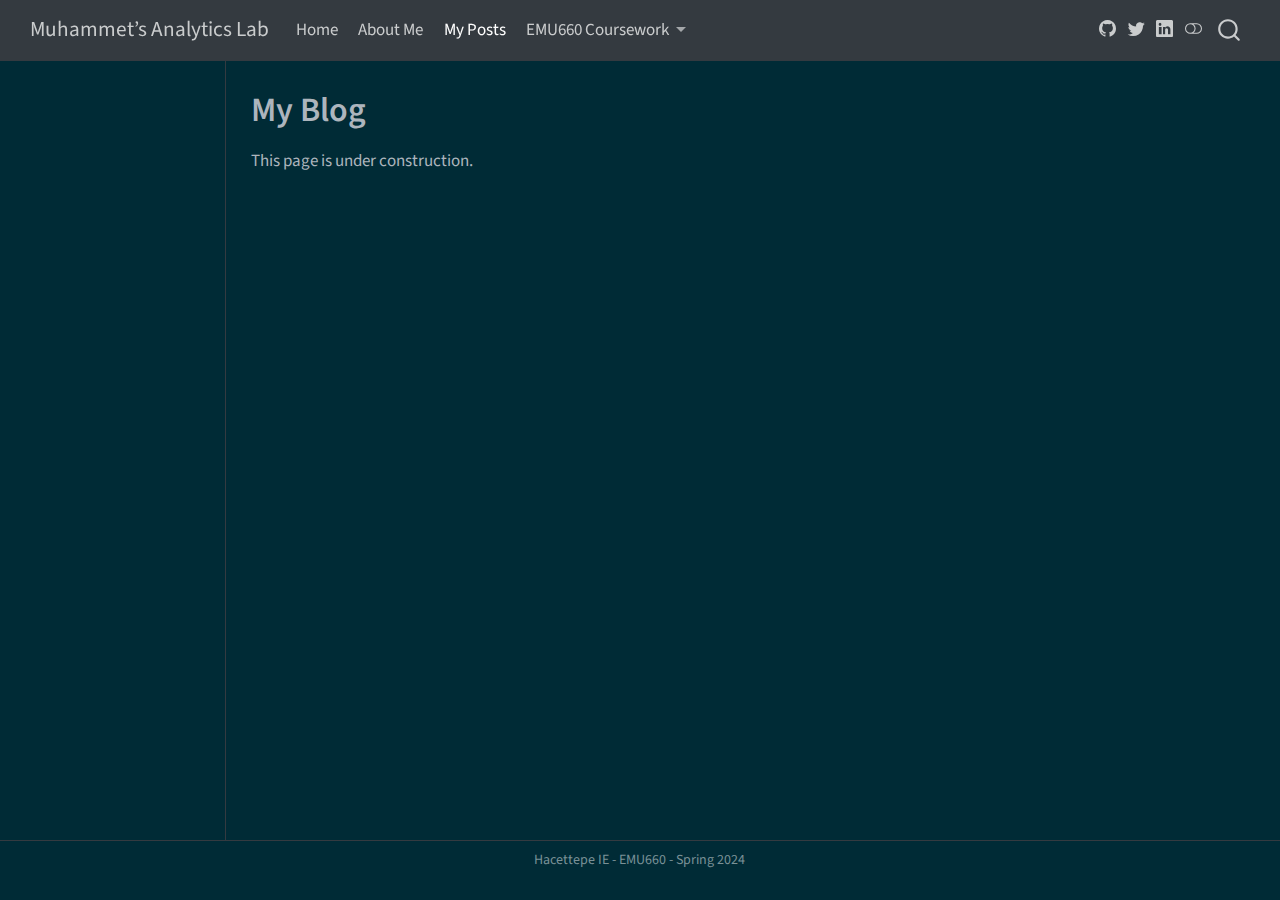
<file: docs/posts.html>
<!DOCTYPE html>
<html xmlns="http://www.w3.org/1999/xhtml" lang="en" xml:lang="en"><head>

<meta charset="utf-8">
<meta name="generator" content="quarto-1.4.551">

<meta name="viewport" content="width=device-width, initial-scale=1.0, user-scalable=yes">


<title> Muhammet's Analytics Lab - My Blog</title>
<style>
code{white-space: pre-wrap;}
span.smallcaps{font-variant: small-caps;}
div.columns{display: flex; gap: min(4vw, 1.5em);}
div.column{flex: auto; overflow-x: auto;}
div.hanging-indent{margin-left: 1.5em; text-indent: -1.5em;}
ul.task-list{list-style: none;}
ul.task-list li input[type="checkbox"] {
  width: 0.8em;
  margin: 0 0.8em 0.2em -1em; /* quarto-specific, see https://github.com/quarto-dev/quarto-cli/issues/4556 */ 
  vertical-align: middle;
}
</style>


<script src="site_libs/quarto-nav/quarto-nav.js"></script>
<script src="site_libs/quarto-nav/headroom.min.js"></script>
<script src="site_libs/clipboard/clipboard.min.js"></script>
<script src="site_libs/quarto-search/autocomplete.umd.js"></script>
<script src="site_libs/quarto-search/fuse.min.js"></script>
<script src="site_libs/quarto-search/quarto-search.js"></script>
<meta name="quarto:offset" content="./">
<script src="site_libs/quarto-html/quarto.js"></script>
<script src="site_libs/quarto-html/popper.min.js"></script>
<script src="site_libs/quarto-html/tippy.umd.min.js"></script>
<script src="site_libs/quarto-html/anchor.min.js"></script>
<link href="site_libs/quarto-html/tippy.css" rel="stylesheet">
<link href="site_libs/quarto-html/quarto-syntax-highlighting.css" rel="stylesheet" class="quarto-color-scheme" id="quarto-text-highlighting-styles">
<link href="site_libs/quarto-html/quarto-syntax-highlighting-dark.css" rel="prefetch" class="quarto-color-scheme quarto-color-alternate" id="quarto-text-highlighting-styles">
<script src="site_libs/bootstrap/bootstrap.min.js"></script>
<link href="site_libs/bootstrap/bootstrap-icons.css" rel="stylesheet">
<link href="site_libs/bootstrap/bootstrap.min.css" rel="stylesheet" class="quarto-color-scheme" id="quarto-bootstrap" data-mode="light">
<link href="site_libs/bootstrap/bootstrap-dark.min.css" rel="prefetch" class="quarto-color-scheme quarto-color-alternate" id="quarto-bootstrap" data-mode="dark">
<script id="quarto-search-options" type="application/json">{
  "location": "navbar",
  "copy-button": false,
  "collapse-after": 3,
  "panel-placement": "end",
  "type": "overlay",
  "limit": 50,
  "keyboard-shortcut": [
    "f",
    "/",
    "s"
  ],
  "show-item-context": false,
  "language": {
    "search-no-results-text": "No results",
    "search-matching-documents-text": "matching documents",
    "search-copy-link-title": "Copy link to search",
    "search-hide-matches-text": "Hide additional matches",
    "search-more-match-text": "more match in this document",
    "search-more-matches-text": "more matches in this document",
    "search-clear-button-title": "Clear",
    "search-text-placeholder": "",
    "search-detached-cancel-button-title": "Cancel",
    "search-submit-button-title": "Submit",
    "search-label": "Search"
  }
}</script>


<link rel="stylesheet" href="styles.css">
</head>

<body class="docked nav-fixed">

<div id="quarto-search-results"></div>
  <header id="quarto-header" class="headroom fixed-top">
    <nav class="navbar navbar-expand-lg " data-bs-theme="dark">
      <div class="navbar-container container-fluid">
      <div class="navbar-brand-container mx-auto">
    <a class="navbar-brand" href="./index.html">
    <span class="navbar-title"> Muhammet’s Analytics Lab</span>
    </a>
  </div>
            <div id="quarto-search" class="" title="Search"></div>
          <button class="navbar-toggler" type="button" data-bs-toggle="collapse" data-bs-target="#navbarCollapse" aria-controls="navbarCollapse" aria-expanded="false" aria-label="Toggle navigation" onclick="if (window.quartoToggleHeadroom) { window.quartoToggleHeadroom(); }">
  <span class="navbar-toggler-icon"></span>
</button>
          <div class="collapse navbar-collapse" id="navbarCollapse">
            <ul class="navbar-nav navbar-nav-scroll me-auto">
  <li class="nav-item">
    <a class="nav-link" href="./index.html"> 
<span class="menu-text">Home</span></a>
  </li>  
  <li class="nav-item">
    <a class="nav-link" href="./about.html"> 
<span class="menu-text">About Me</span></a>
  </li>  
  <li class="nav-item">
    <a class="nav-link active" href="./posts.html" aria-current="page"> 
<span class="menu-text">My Posts</span></a>
  </li>  
  <li class="nav-item dropdown ">
    <a class="nav-link dropdown-toggle" href="#" id="nav-menu-emu660-coursework" role="button" data-bs-toggle="dropdown" aria-expanded="false">
 <span class="menu-text">EMU660 Coursework</span>
    </a>
    <ul class="dropdown-menu" aria-labelledby="nav-menu-emu660-coursework">    
        <li>
    <a class="dropdown-item" href="./assignments.html">
 <span class="dropdown-text">Assignments</span></a>
  </li>  
        <li>
    <a class="dropdown-item" href="./project.html">
 <span class="dropdown-text">Project</span></a>
  </li>  
    </ul>
  </li>
</ul>
          </div> <!-- /navcollapse -->
          <div class="quarto-navbar-tools tools-wide">
    <a href="https://twitter.com" title="" class="quarto-navigation-tool px-1" aria-label=""><i class="bi bi-github"></i></a>
    <a href="https://twitter.com" title="" class="quarto-navigation-tool px-1" aria-label=""><i class="bi bi-twitter"></i></a>
    <a href="https://linkedin.com" title="" class="quarto-navigation-tool px-1" aria-label=""><i class="bi bi-linkedin"></i></a>
  <a href="" class="quarto-color-scheme-toggle quarto-navigation-tool  px-1" onclick="window.quartoToggleColorScheme(); return false;" title="Toggle dark mode"><i class="bi"></i></a>
</div>
      </div> <!-- /container-fluid -->
    </nav>
</header>
<!-- content -->
<div id="quarto-content" class="quarto-container page-columns page-rows-contents page-layout-article page-navbar">
<!-- sidebar -->
  <nav id="quarto-sidebar" class="sidebar collapse collapse-horizontal quarto-sidebar-collapse-item sidebar-navigation docked overflow-auto">
    
</nav>
<div id="quarto-sidebar-glass" class="quarto-sidebar-collapse-item" data-bs-toggle="collapse" data-bs-target=".quarto-sidebar-collapse-item"></div>
<!-- margin-sidebar -->
    <div id="quarto-margin-sidebar" class="sidebar margin-sidebar">
    </div>
<!-- main -->
<main class="content" id="quarto-document-content">

<header id="title-block-header" class="quarto-title-block default">
<div class="quarto-title">
<h1 class="title">My Blog</h1>
</div>



<div class="quarto-title-meta">

    
  
    
  </div>
  


</header>


<p>This page is under construction.</p>



<a onclick="window.scrollTo(0, 0); return false;" role="button" id="quarto-back-to-top"><i class="bi bi-arrow-up"></i> Back to top</a></main> <!-- /main -->
<script id="quarto-html-after-body" type="application/javascript">
window.document.addEventListener("DOMContentLoaded", function (event) {
  const toggleBodyColorMode = (bsSheetEl) => {
    const mode = bsSheetEl.getAttribute("data-mode");
    const bodyEl = window.document.querySelector("body");
    if (mode === "dark") {
      bodyEl.classList.add("quarto-dark");
      bodyEl.classList.remove("quarto-light");
    } else {
      bodyEl.classList.add("quarto-light");
      bodyEl.classList.remove("quarto-dark");
    }
  }
  const toggleBodyColorPrimary = () => {
    const bsSheetEl = window.document.querySelector("link#quarto-bootstrap");
    if (bsSheetEl) {
      toggleBodyColorMode(bsSheetEl);
    }
  }
  toggleBodyColorPrimary();  
  const disableStylesheet = (stylesheets) => {
    for (let i=0; i < stylesheets.length; i++) {
      const stylesheet = stylesheets[i];
      stylesheet.rel = 'prefetch';
    }
  }
  const enableStylesheet = (stylesheets) => {
    for (let i=0; i < stylesheets.length; i++) {
      const stylesheet = stylesheets[i];
      stylesheet.rel = 'stylesheet';
    }
  }
  const manageTransitions = (selector, allowTransitions) => {
    const els = window.document.querySelectorAll(selector);
    for (let i=0; i < els.length; i++) {
      const el = els[i];
      if (allowTransitions) {
        el.classList.remove('notransition');
      } else {
        el.classList.add('notransition');
      }
    }
  }
  const toggleGiscusIfUsed = (isAlternate, darkModeDefault) => {
    const baseTheme = document.querySelector('#giscus-base-theme')?.value ?? 'light';
    const alternateTheme = document.querySelector('#giscus-alt-theme')?.value ?? 'dark';
    let newTheme = '';
    if(darkModeDefault) {
      newTheme = isAlternate ? baseTheme : alternateTheme;
    } else {
      newTheme = isAlternate ? alternateTheme : baseTheme;
    }
    const changeGiscusTheme = () => {
      // From: https://github.com/giscus/giscus/issues/336
      const sendMessage = (message) => {
        const iframe = document.querySelector('iframe.giscus-frame');
        if (!iframe) return;
        iframe.contentWindow.postMessage({ giscus: message }, 'https://giscus.app');
      }
      sendMessage({
        setConfig: {
          theme: newTheme
        }
      });
    }
    const isGiscussLoaded = window.document.querySelector('iframe.giscus-frame') !== null;
    if (isGiscussLoaded) {
      changeGiscusTheme();
    }
  }
  const toggleColorMode = (alternate) => {
    // Switch the stylesheets
    const alternateStylesheets = window.document.querySelectorAll('link.quarto-color-scheme.quarto-color-alternate');
    manageTransitions('#quarto-margin-sidebar .nav-link', false);
    if (alternate) {
      enableStylesheet(alternateStylesheets);
      for (const sheetNode of alternateStylesheets) {
        if (sheetNode.id === "quarto-bootstrap") {
          toggleBodyColorMode(sheetNode);
        }
      }
    } else {
      disableStylesheet(alternateStylesheets);
      toggleBodyColorPrimary();
    }
    manageTransitions('#quarto-margin-sidebar .nav-link', true);
    // Switch the toggles
    const toggles = window.document.querySelectorAll('.quarto-color-scheme-toggle');
    for (let i=0; i < toggles.length; i++) {
      const toggle = toggles[i];
      if (toggle) {
        if (alternate) {
          toggle.classList.add("alternate");     
        } else {
          toggle.classList.remove("alternate");
        }
      }
    }
    // Hack to workaround the fact that safari doesn't
    // properly recolor the scrollbar when toggling (#1455)
    if (navigator.userAgent.indexOf('Safari') > 0 && navigator.userAgent.indexOf('Chrome') == -1) {
      manageTransitions("body", false);
      window.scrollTo(0, 1);
      setTimeout(() => {
        window.scrollTo(0, 0);
        manageTransitions("body", true);
      }, 40);  
    }
  }
  const isFileUrl = () => { 
    return window.location.protocol === 'file:';
  }
  const hasAlternateSentinel = () => {  
    let styleSentinel = getColorSchemeSentinel();
    if (styleSentinel !== null) {
      return styleSentinel === "alternate";
    } else {
      return false;
    }
  }
  const setStyleSentinel = (alternate) => {
    const value = alternate ? "alternate" : "default";
    if (!isFileUrl()) {
      window.localStorage.setItem("quarto-color-scheme", value);
    } else {
      localAlternateSentinel = value;
    }
  }
  const getColorSchemeSentinel = () => {
    if (!isFileUrl()) {
      const storageValue = window.localStorage.getItem("quarto-color-scheme");
      return storageValue != null ? storageValue : localAlternateSentinel;
    } else {
      return localAlternateSentinel;
    }
  }
  const darkModeDefault = false;
  let localAlternateSentinel = darkModeDefault ? 'alternate' : 'default';
  // Dark / light mode switch
  window.quartoToggleColorScheme = () => {
    // Read the current dark / light value 
    let toAlternate = !hasAlternateSentinel();
    toggleColorMode(toAlternate);
    setStyleSentinel(toAlternate);
    toggleGiscusIfUsed(toAlternate, darkModeDefault);
  };
  // Ensure there is a toggle, if there isn't float one in the top right
  if (window.document.querySelector('.quarto-color-scheme-toggle') === null) {
    const a = window.document.createElement('a');
    a.classList.add('top-right');
    a.classList.add('quarto-color-scheme-toggle');
    a.href = "";
    a.onclick = function() { try { window.quartoToggleColorScheme(); } catch {} return false; };
    const i = window.document.createElement("i");
    i.classList.add('bi');
    a.appendChild(i);
    window.document.body.appendChild(a);
  }
  // Switch to dark mode if need be
  if (hasAlternateSentinel()) {
    toggleColorMode(true);
  } else {
    toggleColorMode(false);
  }
  const icon = "";
  const anchorJS = new window.AnchorJS();
  anchorJS.options = {
    placement: 'right',
    icon: icon
  };
  anchorJS.add('.anchored');
  const isCodeAnnotation = (el) => {
    for (const clz of el.classList) {
      if (clz.startsWith('code-annotation-')) {                     
        return true;
      }
    }
    return false;
  }
  const clipboard = new window.ClipboardJS('.code-copy-button', {
    text: function(trigger) {
      const codeEl = trigger.previousElementSibling.cloneNode(true);
      for (const childEl of codeEl.children) {
        if (isCodeAnnotation(childEl)) {
          childEl.remove();
        }
      }
      return codeEl.innerText;
    }
  });
  clipboard.on('success', function(e) {
    // button target
    const button = e.trigger;
    // don't keep focus
    button.blur();
    // flash "checked"
    button.classList.add('code-copy-button-checked');
    var currentTitle = button.getAttribute("title");
    button.setAttribute("title", "Copied!");
    let tooltip;
    if (window.bootstrap) {
      button.setAttribute("data-bs-toggle", "tooltip");
      button.setAttribute("data-bs-placement", "left");
      button.setAttribute("data-bs-title", "Copied!");
      tooltip = new bootstrap.Tooltip(button, 
        { trigger: "manual", 
          customClass: "code-copy-button-tooltip",
          offset: [0, -8]});
      tooltip.show();    
    }
    setTimeout(function() {
      if (tooltip) {
        tooltip.hide();
        button.removeAttribute("data-bs-title");
        button.removeAttribute("data-bs-toggle");
        button.removeAttribute("data-bs-placement");
      }
      button.setAttribute("title", currentTitle);
      button.classList.remove('code-copy-button-checked');
    }, 1000);
    // clear code selection
    e.clearSelection();
  });
    var localhostRegex = new RegExp(/^(?:http|https):\/\/localhost\:?[0-9]*\//);
    var mailtoRegex = new RegExp(/^mailto:/);
      var filterRegex = new RegExp('/' + window.location.host + '/');
    var isInternal = (href) => {
        return filterRegex.test(href) || localhostRegex.test(href) || mailtoRegex.test(href);
    }
    // Inspect non-navigation links and adorn them if external
 	var links = window.document.querySelectorAll('a[href]:not(.nav-link):not(.navbar-brand):not(.toc-action):not(.sidebar-link):not(.sidebar-item-toggle):not(.pagination-link):not(.no-external):not([aria-hidden]):not(.dropdown-item):not(.quarto-navigation-tool)');
    for (var i=0; i<links.length; i++) {
      const link = links[i];
      if (!isInternal(link.href)) {
        // undo the damage that might have been done by quarto-nav.js in the case of
        // links that we want to consider external
        if (link.dataset.originalHref !== undefined) {
          link.href = link.dataset.originalHref;
        }
      }
    }
  function tippyHover(el, contentFn, onTriggerFn, onUntriggerFn) {
    const config = {
      allowHTML: true,
      maxWidth: 500,
      delay: 100,
      arrow: false,
      appendTo: function(el) {
          return el.parentElement;
      },
      interactive: true,
      interactiveBorder: 10,
      theme: 'quarto',
      placement: 'bottom-start',
    };
    if (contentFn) {
      config.content = contentFn;
    }
    if (onTriggerFn) {
      config.onTrigger = onTriggerFn;
    }
    if (onUntriggerFn) {
      config.onUntrigger = onUntriggerFn;
    }
    window.tippy(el, config); 
  }
  const noterefs = window.document.querySelectorAll('a[role="doc-noteref"]');
  for (var i=0; i<noterefs.length; i++) {
    const ref = noterefs[i];
    tippyHover(ref, function() {
      // use id or data attribute instead here
      let href = ref.getAttribute('data-footnote-href') || ref.getAttribute('href');
      try { href = new URL(href).hash; } catch {}
      const id = href.replace(/^#\/?/, "");
      const note = window.document.getElementById(id);
      if (note) {
        return note.innerHTML;
      } else {
        return "";
      }
    });
  }
  const xrefs = window.document.querySelectorAll('a.quarto-xref');
  const processXRef = (id, note) => {
    // Strip column container classes
    const stripColumnClz = (el) => {
      el.classList.remove("page-full", "page-columns");
      if (el.children) {
        for (const child of el.children) {
          stripColumnClz(child);
        }
      }
    }
    stripColumnClz(note)
    if (id === null || id.startsWith('sec-')) {
      // Special case sections, only their first couple elements
      const container = document.createElement("div");
      if (note.children && note.children.length > 2) {
        container.appendChild(note.children[0].cloneNode(true));
        for (let i = 1; i < note.children.length; i++) {
          const child = note.children[i];
          if (child.tagName === "P" && child.innerText === "") {
            continue;
          } else {
            container.appendChild(child.cloneNode(true));
            break;
          }
        }
        if (window.Quarto?.typesetMath) {
          window.Quarto.typesetMath(container);
        }
        return container.innerHTML
      } else {
        if (window.Quarto?.typesetMath) {
          window.Quarto.typesetMath(note);
        }
        return note.innerHTML;
      }
    } else {
      // Remove any anchor links if they are present
      const anchorLink = note.querySelector('a.anchorjs-link');
      if (anchorLink) {
        anchorLink.remove();
      }
      if (window.Quarto?.typesetMath) {
        window.Quarto.typesetMath(note);
      }
      // TODO in 1.5, we should make sure this works without a callout special case
      if (note.classList.contains("callout")) {
        return note.outerHTML;
      } else {
        return note.innerHTML;
      }
    }
  }
  for (var i=0; i<xrefs.length; i++) {
    const xref = xrefs[i];
    tippyHover(xref, undefined, function(instance) {
      instance.disable();
      let url = xref.getAttribute('href');
      let hash = undefined; 
      if (url.startsWith('#')) {
        hash = url;
      } else {
        try { hash = new URL(url).hash; } catch {}
      }
      if (hash) {
        const id = hash.replace(/^#\/?/, "");
        const note = window.document.getElementById(id);
        if (note !== null) {
          try {
            const html = processXRef(id, note.cloneNode(true));
            instance.setContent(html);
          } finally {
            instance.enable();
            instance.show();
          }
        } else {
          // See if we can fetch this
          fetch(url.split('#')[0])
          .then(res => res.text())
          .then(html => {
            const parser = new DOMParser();
            const htmlDoc = parser.parseFromString(html, "text/html");
            const note = htmlDoc.getElementById(id);
            if (note !== null) {
              const html = processXRef(id, note);
              instance.setContent(html);
            } 
          }).finally(() => {
            instance.enable();
            instance.show();
          });
        }
      } else {
        // See if we can fetch a full url (with no hash to target)
        // This is a special case and we should probably do some content thinning / targeting
        fetch(url)
        .then(res => res.text())
        .then(html => {
          const parser = new DOMParser();
          const htmlDoc = parser.parseFromString(html, "text/html");
          const note = htmlDoc.querySelector('main.content');
          if (note !== null) {
            // This should only happen for chapter cross references
            // (since there is no id in the URL)
            // remove the first header
            if (note.children.length > 0 && note.children[0].tagName === "HEADER") {
              note.children[0].remove();
            }
            const html = processXRef(null, note);
            instance.setContent(html);
          } 
        }).finally(() => {
          instance.enable();
          instance.show();
        });
      }
    }, function(instance) {
    });
  }
      let selectedAnnoteEl;
      const selectorForAnnotation = ( cell, annotation) => {
        let cellAttr = 'data-code-cell="' + cell + '"';
        let lineAttr = 'data-code-annotation="' +  annotation + '"';
        const selector = 'span[' + cellAttr + '][' + lineAttr + ']';
        return selector;
      }
      const selectCodeLines = (annoteEl) => {
        const doc = window.document;
        const targetCell = annoteEl.getAttribute("data-target-cell");
        const targetAnnotation = annoteEl.getAttribute("data-target-annotation");
        const annoteSpan = window.document.querySelector(selectorForAnnotation(targetCell, targetAnnotation));
        const lines = annoteSpan.getAttribute("data-code-lines").split(",");
        const lineIds = lines.map((line) => {
          return targetCell + "-" + line;
        })
        let top = null;
        let height = null;
        let parent = null;
        if (lineIds.length > 0) {
            //compute the position of the single el (top and bottom and make a div)
            const el = window.document.getElementById(lineIds[0]);
            top = el.offsetTop;
            height = el.offsetHeight;
            parent = el.parentElement.parentElement;
          if (lineIds.length > 1) {
            const lastEl = window.document.getElementById(lineIds[lineIds.length - 1]);
            const bottom = lastEl.offsetTop + lastEl.offsetHeight;
            height = bottom - top;
          }
          if (top !== null && height !== null && parent !== null) {
            // cook up a div (if necessary) and position it 
            let div = window.document.getElementById("code-annotation-line-highlight");
            if (div === null) {
              div = window.document.createElement("div");
              div.setAttribute("id", "code-annotation-line-highlight");
              div.style.position = 'absolute';
              parent.appendChild(div);
            }
            div.style.top = top - 2 + "px";
            div.style.height = height + 4 + "px";
            div.style.left = 0;
            let gutterDiv = window.document.getElementById("code-annotation-line-highlight-gutter");
            if (gutterDiv === null) {
              gutterDiv = window.document.createElement("div");
              gutterDiv.setAttribute("id", "code-annotation-line-highlight-gutter");
              gutterDiv.style.position = 'absolute';
              const codeCell = window.document.getElementById(targetCell);
              const gutter = codeCell.querySelector('.code-annotation-gutter');
              gutter.appendChild(gutterDiv);
            }
            gutterDiv.style.top = top - 2 + "px";
            gutterDiv.style.height = height + 4 + "px";
          }
          selectedAnnoteEl = annoteEl;
        }
      };
      const unselectCodeLines = () => {
        const elementsIds = ["code-annotation-line-highlight", "code-annotation-line-highlight-gutter"];
        elementsIds.forEach((elId) => {
          const div = window.document.getElementById(elId);
          if (div) {
            div.remove();
          }
        });
        selectedAnnoteEl = undefined;
      };
        // Handle positioning of the toggle
    window.addEventListener(
      "resize",
      throttle(() => {
        elRect = undefined;
        if (selectedAnnoteEl) {
          selectCodeLines(selectedAnnoteEl);
        }
      }, 10)
    );
    function throttle(fn, ms) {
    let throttle = false;
    let timer;
      return (...args) => {
        if(!throttle) { // first call gets through
            fn.apply(this, args);
            throttle = true;
        } else { // all the others get throttled
            if(timer) clearTimeout(timer); // cancel #2
            timer = setTimeout(() => {
              fn.apply(this, args);
              timer = throttle = false;
            }, ms);
        }
      };
    }
      // Attach click handler to the DT
      const annoteDls = window.document.querySelectorAll('dt[data-target-cell]');
      for (const annoteDlNode of annoteDls) {
        annoteDlNode.addEventListener('click', (event) => {
          const clickedEl = event.target;
          if (clickedEl !== selectedAnnoteEl) {
            unselectCodeLines();
            const activeEl = window.document.querySelector('dt[data-target-cell].code-annotation-active');
            if (activeEl) {
              activeEl.classList.remove('code-annotation-active');
            }
            selectCodeLines(clickedEl);
            clickedEl.classList.add('code-annotation-active');
          } else {
            // Unselect the line
            unselectCodeLines();
            clickedEl.classList.remove('code-annotation-active');
          }
        });
      }
  const findCites = (el) => {
    const parentEl = el.parentElement;
    if (parentEl) {
      const cites = parentEl.dataset.cites;
      if (cites) {
        return {
          el,
          cites: cites.split(' ')
        };
      } else {
        return findCites(el.parentElement)
      }
    } else {
      return undefined;
    }
  };
  var bibliorefs = window.document.querySelectorAll('a[role="doc-biblioref"]');
  for (var i=0; i<bibliorefs.length; i++) {
    const ref = bibliorefs[i];
    const citeInfo = findCites(ref);
    if (citeInfo) {
      tippyHover(citeInfo.el, function() {
        var popup = window.document.createElement('div');
        citeInfo.cites.forEach(function(cite) {
          var citeDiv = window.document.createElement('div');
          citeDiv.classList.add('hanging-indent');
          citeDiv.classList.add('csl-entry');
          var biblioDiv = window.document.getElementById('ref-' + cite);
          if (biblioDiv) {
            citeDiv.innerHTML = biblioDiv.innerHTML;
          }
          popup.appendChild(citeDiv);
        });
        return popup.innerHTML;
      });
    }
  }
});
</script>
</div> <!-- /content -->
<footer class="footer">
  <div class="nav-footer">
    <div class="nav-footer-left">
      &nbsp;
    </div>   
    <div class="nav-footer-center">
<p>Hacettepe IE - EMU660 - Spring 2024</p>
</div>
    <div class="nav-footer-right">
      &nbsp;
    </div>
  </div>
</footer>




</body></html>
</file>
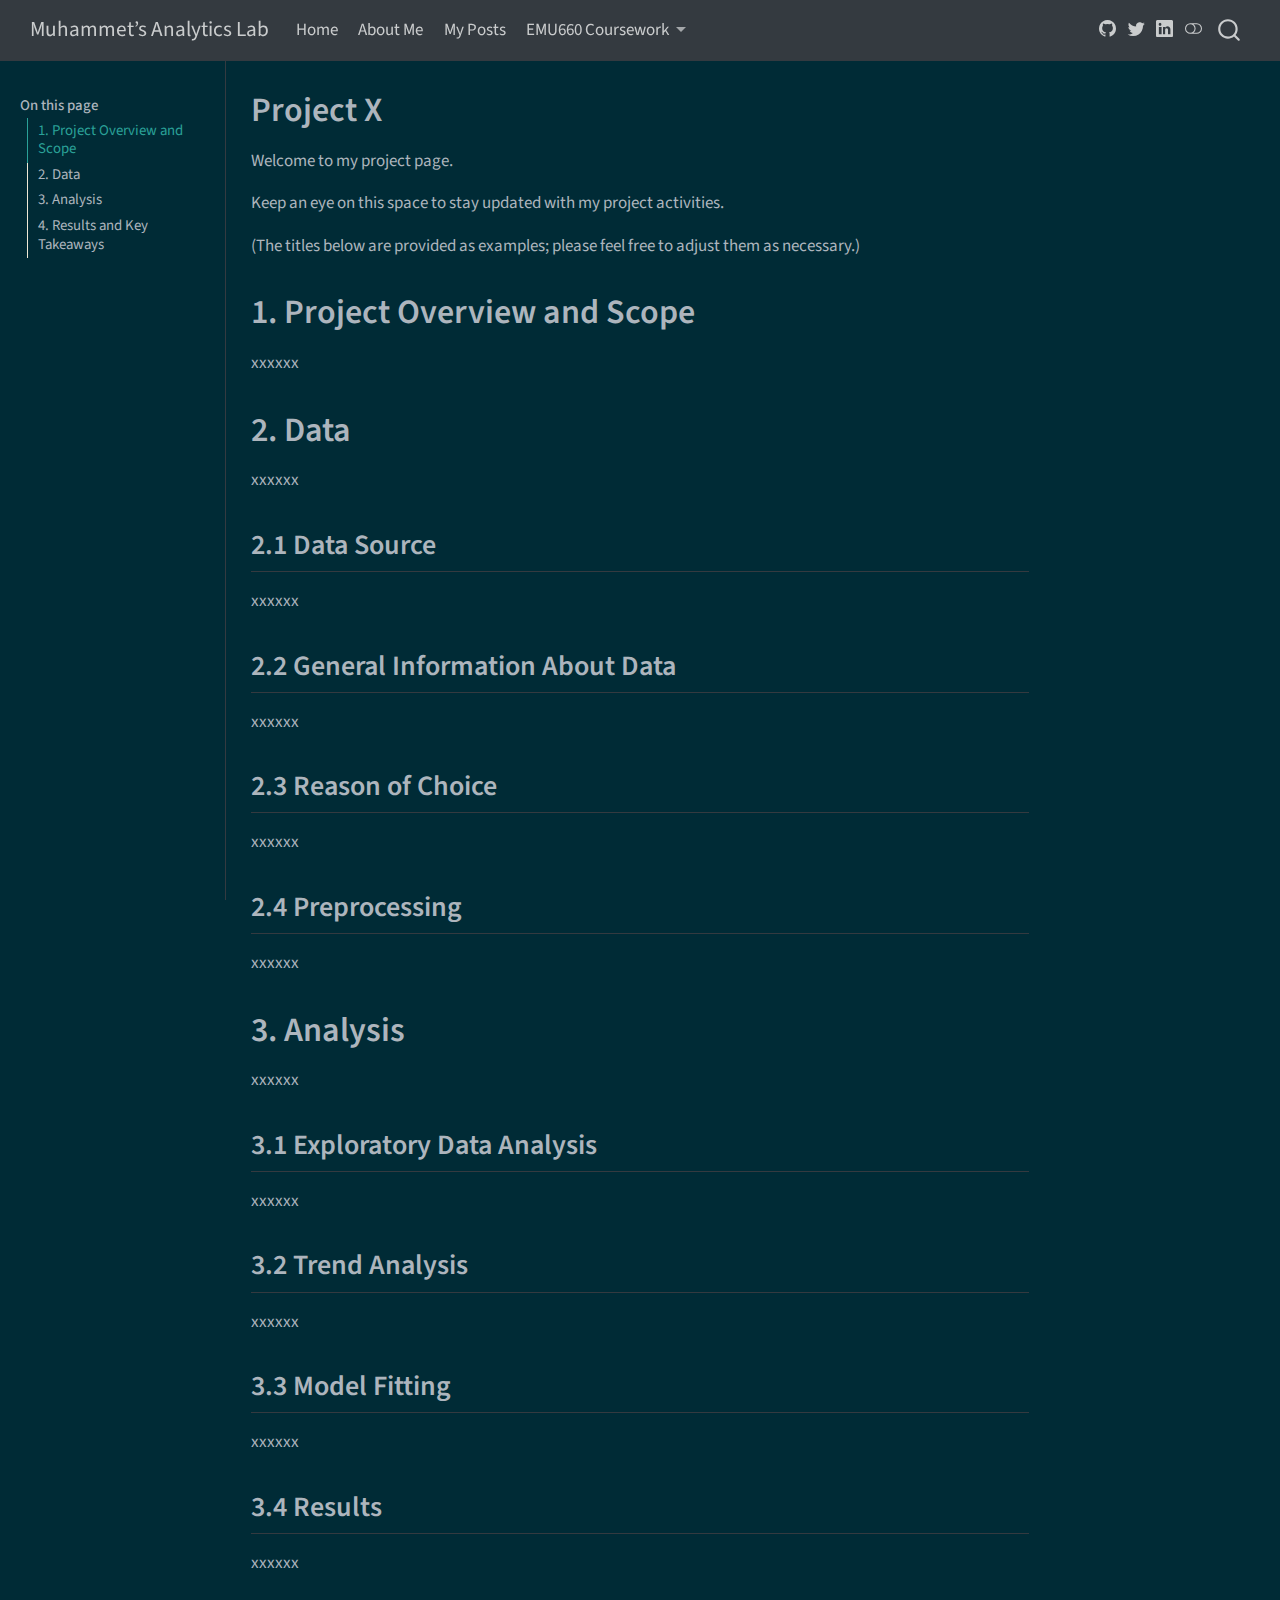
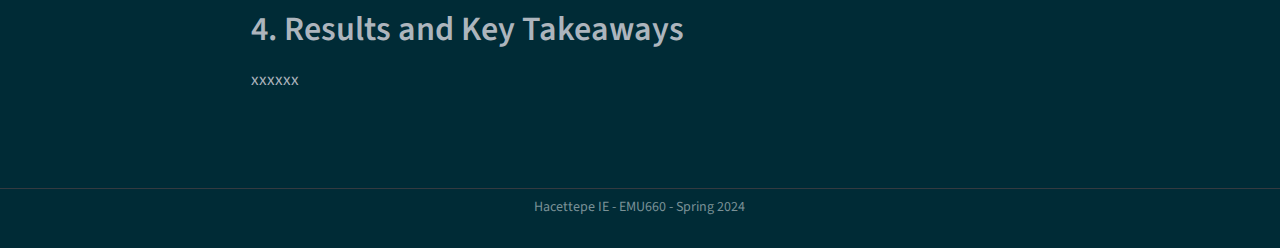
<file: docs/project.html>
<!DOCTYPE html>
<html xmlns="http://www.w3.org/1999/xhtml" lang="en" xml:lang="en"><head>

<meta charset="utf-8">
<meta name="generator" content="quarto-1.4.551">

<meta name="viewport" content="width=device-width, initial-scale=1.0, user-scalable=yes">


<title>Muhammet’s Analytics Lab - Project X</title>
<style>
code{white-space: pre-wrap;}
span.smallcaps{font-variant: small-caps;}
div.columns{display: flex; gap: min(4vw, 1.5em);}
div.column{flex: auto; overflow-x: auto;}
div.hanging-indent{margin-left: 1.5em; text-indent: -1.5em;}
ul.task-list{list-style: none;}
ul.task-list li input[type="checkbox"] {
  width: 0.8em;
  margin: 0 0.8em 0.2em -1em; /* quarto-specific, see https://github.com/quarto-dev/quarto-cli/issues/4556 */ 
  vertical-align: middle;
}
</style>


<script src="site_libs/quarto-nav/quarto-nav.js"></script>
<script src="site_libs/quarto-nav/headroom.min.js"></script>
<script src="site_libs/clipboard/clipboard.min.js"></script>
<script src="site_libs/quarto-search/autocomplete.umd.js"></script>
<script src="site_libs/quarto-search/fuse.min.js"></script>
<script src="site_libs/quarto-search/quarto-search.js"></script>
<meta name="quarto:offset" content="./">
<script src="site_libs/quarto-html/quarto.js"></script>
<script src="site_libs/quarto-html/popper.min.js"></script>
<script src="site_libs/quarto-html/tippy.umd.min.js"></script>
<script src="site_libs/quarto-html/anchor.min.js"></script>
<link href="site_libs/quarto-html/tippy.css" rel="stylesheet">
<link href="site_libs/quarto-html/quarto-syntax-highlighting.css" rel="stylesheet" class="quarto-color-scheme" id="quarto-text-highlighting-styles">
<link href="site_libs/quarto-html/quarto-syntax-highlighting-dark.css" rel="prefetch" class="quarto-color-scheme quarto-color-alternate" id="quarto-text-highlighting-styles">
<script src="site_libs/bootstrap/bootstrap.min.js"></script>
<link href="site_libs/bootstrap/bootstrap-icons.css" rel="stylesheet">
<link href="site_libs/bootstrap/bootstrap.min.css" rel="stylesheet" class="quarto-color-scheme" id="quarto-bootstrap" data-mode="light">
<link href="site_libs/bootstrap/bootstrap-dark.min.css" rel="prefetch" class="quarto-color-scheme quarto-color-alternate" id="quarto-bootstrap" data-mode="dark">
<script id="quarto-search-options" type="application/json">{
  "location": "navbar",
  "copy-button": false,
  "collapse-after": 3,
  "panel-placement": "end",
  "type": "overlay",
  "limit": 50,
  "keyboard-shortcut": [
    "f",
    "/",
    "s"
  ],
  "show-item-context": false,
  "language": {
    "search-no-results-text": "No results",
    "search-matching-documents-text": "matching documents",
    "search-copy-link-title": "Copy link to search",
    "search-hide-matches-text": "Hide additional matches",
    "search-more-match-text": "more match in this document",
    "search-more-matches-text": "more matches in this document",
    "search-clear-button-title": "Clear",
    "search-text-placeholder": "",
    "search-detached-cancel-button-title": "Cancel",
    "search-submit-button-title": "Submit",
    "search-label": "Search"
  }
}</script>


<link rel="stylesheet" href="styles.css">
</head>

<body class="docked nav-fixed">

<div id="quarto-search-results"></div>
  <header id="quarto-header" class="headroom fixed-top">
    <nav class="navbar navbar-expand-lg " data-bs-theme="dark">
      <div class="navbar-container container-fluid">
      <div class="navbar-brand-container mx-auto">
    <a class="navbar-brand" href="./index.html">
    <span class="navbar-title">Muhammet’s Analytics Lab</span>
    </a>
  </div>
            <div id="quarto-search" class="" title="Search"></div>
          <button class="navbar-toggler" type="button" data-bs-toggle="collapse" data-bs-target="#navbarCollapse" aria-controls="navbarCollapse" aria-expanded="false" aria-label="Toggle navigation" onclick="if (window.quartoToggleHeadroom) { window.quartoToggleHeadroom(); }">
  <span class="navbar-toggler-icon"></span>
</button>
          <div class="collapse navbar-collapse" id="navbarCollapse">
            <ul class="navbar-nav navbar-nav-scroll me-auto">
  <li class="nav-item">
    <a class="nav-link" href="./index.html"> 
<span class="menu-text">Home</span></a>
  </li>  
  <li class="nav-item">
    <a class="nav-link" href="./about.html"> 
<span class="menu-text">About Me</span></a>
  </li>  
  <li class="nav-item">
    <a class="nav-link" href="./posts.html"> 
<span class="menu-text">My Posts</span></a>
  </li>  
  <li class="nav-item dropdown ">
    <a class="nav-link dropdown-toggle" href="#" id="nav-menu-emu660-coursework" role="button" data-bs-toggle="dropdown" aria-expanded="false">
 <span class="menu-text">EMU660 Coursework</span>
    </a>
    <ul class="dropdown-menu" aria-labelledby="nav-menu-emu660-coursework">    
        <li>
    <a class="dropdown-item" href="./assignments.html">
 <span class="dropdown-text">Assignments</span></a>
  </li>  
        <li>
    <a class="dropdown-item" href="./project.html">
 <span class="dropdown-text">Project</span></a>
  </li>  
    </ul>
  </li>
</ul>
          </div> <!-- /navcollapse -->
          <div class="quarto-navbar-tools tools-wide">
    <a href="https://twitter.com" title="" class="quarto-navigation-tool px-1" aria-label=""><i class="bi bi-github"></i></a>
    <a href="https://twitter.com" title="" class="quarto-navigation-tool px-1" aria-label=""><i class="bi bi-twitter"></i></a>
    <a href="https://linkedin.com" title="" class="quarto-navigation-tool px-1" aria-label=""><i class="bi bi-linkedin"></i></a>
  <a href="" class="quarto-color-scheme-toggle quarto-navigation-tool  px-1" onclick="window.quartoToggleColorScheme(); return false;" title="Toggle dark mode"><i class="bi"></i></a>
</div>
      </div> <!-- /container-fluid -->
    </nav>
</header>
<!-- content -->
<div id="quarto-content" class="quarto-container page-columns page-rows-contents page-layout-article page-navbar">
<!-- sidebar -->
  <nav id="quarto-sidebar" class="sidebar collapse collapse-horizontal quarto-sidebar-collapse-item sidebar-navigation docked overflow-auto">
    <nav id="TOC" role="doc-toc" class="toc-active">
    <h2 id="toc-title">On this page</h2>
   
  <ul>
  <li><a href="#project-overview-and-scope" id="toc-project-overview-and-scope" class="nav-link active" data-scroll-target="#project-overview-and-scope">1. Project Overview and Scope</a></li>
  <li><a href="#data" id="toc-data" class="nav-link" data-scroll-target="#data">2. Data</a>
  <ul class="collapse">
  <li><a href="#data-source" id="toc-data-source" class="nav-link" data-scroll-target="#data-source">2.1 Data Source</a></li>
  <li><a href="#general-information-about-data" id="toc-general-information-about-data" class="nav-link" data-scroll-target="#general-information-about-data">2.2 General Information About Data</a></li>
  <li><a href="#reason-of-choice" id="toc-reason-of-choice" class="nav-link" data-scroll-target="#reason-of-choice">2.3 Reason of Choice</a></li>
  <li><a href="#preprocessing" id="toc-preprocessing" class="nav-link" data-scroll-target="#preprocessing">2.4 Preprocessing</a></li>
  </ul></li>
  <li><a href="#analysis" id="toc-analysis" class="nav-link" data-scroll-target="#analysis">3. Analysis</a>
  <ul class="collapse">
  <li><a href="#exploratory-data-analysis" id="toc-exploratory-data-analysis" class="nav-link" data-scroll-target="#exploratory-data-analysis">3.1 Exploratory Data Analysis</a></li>
  <li><a href="#trend-analysis" id="toc-trend-analysis" class="nav-link" data-scroll-target="#trend-analysis">3.2 Trend Analysis</a></li>
  <li><a href="#model-fitting" id="toc-model-fitting" class="nav-link" data-scroll-target="#model-fitting">3.3 Model Fitting</a></li>
  <li><a href="#results" id="toc-results" class="nav-link" data-scroll-target="#results">3.4 Results</a></li>
  </ul></li>
  <li><a href="#results-and-key-takeaways" id="toc-results-and-key-takeaways" class="nav-link" data-scroll-target="#results-and-key-takeaways">4. Results and Key Takeaways</a></li>
  </ul>
</nav>
</nav>
<div id="quarto-sidebar-glass" class="quarto-sidebar-collapse-item" data-bs-toggle="collapse" data-bs-target=".quarto-sidebar-collapse-item"></div>
<!-- margin-sidebar -->
    <div id="quarto-margin-sidebar" class="sidebar margin-sidebar">
    </div>
<!-- main -->
<main class="content" id="quarto-document-content">

<header id="title-block-header" class="quarto-title-block default">
<div class="quarto-title">
<h1 class="title">Project X</h1>
</div>



<div class="quarto-title-meta">

    
  
    
  </div>
  


</header>


<p>Welcome to my project page.</p>
<p>Keep an eye on this space to stay updated with my project activities.</p>
<p>(The titles below are provided as examples; please feel free to adjust them as necessary.)</p>
<section id="project-overview-and-scope" class="level1">
<h1>1. Project Overview and Scope</h1>
<p>xxxxxx</p>
</section>
<section id="data" class="level1">
<h1>2. Data</h1>
<p>xxxxxx</p>
<section id="data-source" class="level2">
<h2 class="anchored" data-anchor-id="data-source">2.1 Data Source</h2>
<p>xxxxxx</p>
</section>
<section id="general-information-about-data" class="level2">
<h2 class="anchored" data-anchor-id="general-information-about-data">2.2 General Information About Data</h2>
<p>xxxxxx</p>
</section>
<section id="reason-of-choice" class="level2">
<h2 class="anchored" data-anchor-id="reason-of-choice">2.3 Reason of Choice</h2>
<p>xxxxxx</p>
</section>
<section id="preprocessing" class="level2">
<h2 class="anchored" data-anchor-id="preprocessing">2.4 Preprocessing</h2>
<p>xxxxxx</p>
</section>
</section>
<section id="analysis" class="level1">
<h1>3. Analysis</h1>
<p>xxxxxx</p>
<section id="exploratory-data-analysis" class="level2">
<h2 class="anchored" data-anchor-id="exploratory-data-analysis">3.1 Exploratory Data Analysis</h2>
<p>xxxxxx</p>
</section>
<section id="trend-analysis" class="level2">
<h2 class="anchored" data-anchor-id="trend-analysis">3.2 Trend Analysis</h2>
<p>xxxxxx</p>
</section>
<section id="model-fitting" class="level2">
<h2 class="anchored" data-anchor-id="model-fitting">3.3 Model Fitting</h2>
<p>xxxxxx</p>
</section>
<section id="results" class="level2">
<h2 class="anchored" data-anchor-id="results">3.4 Results</h2>
<p>xxxxxx</p>
</section>
</section>
<section id="results-and-key-takeaways" class="level1">
<h1>4. Results and Key Takeaways</h1>
<p>xxxxxx</p>


</section>

<a onclick="window.scrollTo(0, 0); return false;" role="button" id="quarto-back-to-top"><i class="bi bi-arrow-up"></i> Back to top</a></main> <!-- /main -->
<script id="quarto-html-after-body" type="application/javascript">
window.document.addEventListener("DOMContentLoaded", function (event) {
  const toggleBodyColorMode = (bsSheetEl) => {
    const mode = bsSheetEl.getAttribute("data-mode");
    const bodyEl = window.document.querySelector("body");
    if (mode === "dark") {
      bodyEl.classList.add("quarto-dark");
      bodyEl.classList.remove("quarto-light");
    } else {
      bodyEl.classList.add("quarto-light");
      bodyEl.classList.remove("quarto-dark");
    }
  }
  const toggleBodyColorPrimary = () => {
    const bsSheetEl = window.document.querySelector("link#quarto-bootstrap");
    if (bsSheetEl) {
      toggleBodyColorMode(bsSheetEl);
    }
  }
  toggleBodyColorPrimary();  
  const disableStylesheet = (stylesheets) => {
    for (let i=0; i < stylesheets.length; i++) {
      const stylesheet = stylesheets[i];
      stylesheet.rel = 'prefetch';
    }
  }
  const enableStylesheet = (stylesheets) => {
    for (let i=0; i < stylesheets.length; i++) {
      const stylesheet = stylesheets[i];
      stylesheet.rel = 'stylesheet';
    }
  }
  const manageTransitions = (selector, allowTransitions) => {
    const els = window.document.querySelectorAll(selector);
    for (let i=0; i < els.length; i++) {
      const el = els[i];
      if (allowTransitions) {
        el.classList.remove('notransition');
      } else {
        el.classList.add('notransition');
      }
    }
  }
  const toggleGiscusIfUsed = (isAlternate, darkModeDefault) => {
    const baseTheme = document.querySelector('#giscus-base-theme')?.value ?? 'light';
    const alternateTheme = document.querySelector('#giscus-alt-theme')?.value ?? 'dark';
    let newTheme = '';
    if(darkModeDefault) {
      newTheme = isAlternate ? baseTheme : alternateTheme;
    } else {
      newTheme = isAlternate ? alternateTheme : baseTheme;
    }
    const changeGiscusTheme = () => {
      // From: https://github.com/giscus/giscus/issues/336
      const sendMessage = (message) => {
        const iframe = document.querySelector('iframe.giscus-frame');
        if (!iframe) return;
        iframe.contentWindow.postMessage({ giscus: message }, 'https://giscus.app');
      }
      sendMessage({
        setConfig: {
          theme: newTheme
        }
      });
    }
    const isGiscussLoaded = window.document.querySelector('iframe.giscus-frame') !== null;
    if (isGiscussLoaded) {
      changeGiscusTheme();
    }
  }
  const toggleColorMode = (alternate) => {
    // Switch the stylesheets
    const alternateStylesheets = window.document.querySelectorAll('link.quarto-color-scheme.quarto-color-alternate');
    manageTransitions('#quarto-margin-sidebar .nav-link', false);
    if (alternate) {
      enableStylesheet(alternateStylesheets);
      for (const sheetNode of alternateStylesheets) {
        if (sheetNode.id === "quarto-bootstrap") {
          toggleBodyColorMode(sheetNode);
        }
      }
    } else {
      disableStylesheet(alternateStylesheets);
      toggleBodyColorPrimary();
    }
    manageTransitions('#quarto-margin-sidebar .nav-link', true);
    // Switch the toggles
    const toggles = window.document.querySelectorAll('.quarto-color-scheme-toggle');
    for (let i=0; i < toggles.length; i++) {
      const toggle = toggles[i];
      if (toggle) {
        if (alternate) {
          toggle.classList.add("alternate");     
        } else {
          toggle.classList.remove("alternate");
        }
      }
    }
    // Hack to workaround the fact that safari doesn't
    // properly recolor the scrollbar when toggling (#1455)
    if (navigator.userAgent.indexOf('Safari') > 0 && navigator.userAgent.indexOf('Chrome') == -1) {
      manageTransitions("body", false);
      window.scrollTo(0, 1);
      setTimeout(() => {
        window.scrollTo(0, 0);
        manageTransitions("body", true);
      }, 40);  
    }
  }
  const isFileUrl = () => { 
    return window.location.protocol === 'file:';
  }
  const hasAlternateSentinel = () => {  
    let styleSentinel = getColorSchemeSentinel();
    if (styleSentinel !== null) {
      return styleSentinel === "alternate";
    } else {
      return false;
    }
  }
  const setStyleSentinel = (alternate) => {
    const value = alternate ? "alternate" : "default";
    if (!isFileUrl()) {
      window.localStorage.setItem("quarto-color-scheme", value);
    } else {
      localAlternateSentinel = value;
    }
  }
  const getColorSchemeSentinel = () => {
    if (!isFileUrl()) {
      const storageValue = window.localStorage.getItem("quarto-color-scheme");
      return storageValue != null ? storageValue : localAlternateSentinel;
    } else {
      return localAlternateSentinel;
    }
  }
  const darkModeDefault = false;
  let localAlternateSentinel = darkModeDefault ? 'alternate' : 'default';
  // Dark / light mode switch
  window.quartoToggleColorScheme = () => {
    // Read the current dark / light value 
    let toAlternate = !hasAlternateSentinel();
    toggleColorMode(toAlternate);
    setStyleSentinel(toAlternate);
    toggleGiscusIfUsed(toAlternate, darkModeDefault);
  };
  // Ensure there is a toggle, if there isn't float one in the top right
  if (window.document.querySelector('.quarto-color-scheme-toggle') === null) {
    const a = window.document.createElement('a');
    a.classList.add('top-right');
    a.classList.add('quarto-color-scheme-toggle');
    a.href = "";
    a.onclick = function() { try { window.quartoToggleColorScheme(); } catch {} return false; };
    const i = window.document.createElement("i");
    i.classList.add('bi');
    a.appendChild(i);
    window.document.body.appendChild(a);
  }
  // Switch to dark mode if need be
  if (hasAlternateSentinel()) {
    toggleColorMode(true);
  } else {
    toggleColorMode(false);
  }
  const icon = "";
  const anchorJS = new window.AnchorJS();
  anchorJS.options = {
    placement: 'right',
    icon: icon
  };
  anchorJS.add('.anchored');
  const isCodeAnnotation = (el) => {
    for (const clz of el.classList) {
      if (clz.startsWith('code-annotation-')) {                     
        return true;
      }
    }
    return false;
  }
  const clipboard = new window.ClipboardJS('.code-copy-button', {
    text: function(trigger) {
      const codeEl = trigger.previousElementSibling.cloneNode(true);
      for (const childEl of codeEl.children) {
        if (isCodeAnnotation(childEl)) {
          childEl.remove();
        }
      }
      return codeEl.innerText;
    }
  });
  clipboard.on('success', function(e) {
    // button target
    const button = e.trigger;
    // don't keep focus
    button.blur();
    // flash "checked"
    button.classList.add('code-copy-button-checked');
    var currentTitle = button.getAttribute("title");
    button.setAttribute("title", "Copied!");
    let tooltip;
    if (window.bootstrap) {
      button.setAttribute("data-bs-toggle", "tooltip");
      button.setAttribute("data-bs-placement", "left");
      button.setAttribute("data-bs-title", "Copied!");
      tooltip = new bootstrap.Tooltip(button, 
        { trigger: "manual", 
          customClass: "code-copy-button-tooltip",
          offset: [0, -8]});
      tooltip.show();    
    }
    setTimeout(function() {
      if (tooltip) {
        tooltip.hide();
        button.removeAttribute("data-bs-title");
        button.removeAttribute("data-bs-toggle");
        button.removeAttribute("data-bs-placement");
      }
      button.setAttribute("title", currentTitle);
      button.classList.remove('code-copy-button-checked');
    }, 1000);
    // clear code selection
    e.clearSelection();
  });
    var localhostRegex = new RegExp(/^(?:http|https):\/\/localhost\:?[0-9]*\//);
    var mailtoRegex = new RegExp(/^mailto:/);
      var filterRegex = new RegExp('/' + window.location.host + '/');
    var isInternal = (href) => {
        return filterRegex.test(href) || localhostRegex.test(href) || mailtoRegex.test(href);
    }
    // Inspect non-navigation links and adorn them if external
 	var links = window.document.querySelectorAll('a[href]:not(.nav-link):not(.navbar-brand):not(.toc-action):not(.sidebar-link):not(.sidebar-item-toggle):not(.pagination-link):not(.no-external):not([aria-hidden]):not(.dropdown-item):not(.quarto-navigation-tool)');
    for (var i=0; i<links.length; i++) {
      const link = links[i];
      if (!isInternal(link.href)) {
        // undo the damage that might have been done by quarto-nav.js in the case of
        // links that we want to consider external
        if (link.dataset.originalHref !== undefined) {
          link.href = link.dataset.originalHref;
        }
      }
    }
  function tippyHover(el, contentFn, onTriggerFn, onUntriggerFn) {
    const config = {
      allowHTML: true,
      maxWidth: 500,
      delay: 100,
      arrow: false,
      appendTo: function(el) {
          return el.parentElement;
      },
      interactive: true,
      interactiveBorder: 10,
      theme: 'quarto',
      placement: 'bottom-start',
    };
    if (contentFn) {
      config.content = contentFn;
    }
    if (onTriggerFn) {
      config.onTrigger = onTriggerFn;
    }
    if (onUntriggerFn) {
      config.onUntrigger = onUntriggerFn;
    }
    window.tippy(el, config); 
  }
  const noterefs = window.document.querySelectorAll('a[role="doc-noteref"]');
  for (var i=0; i<noterefs.length; i++) {
    const ref = noterefs[i];
    tippyHover(ref, function() {
      // use id or data attribute instead here
      let href = ref.getAttribute('data-footnote-href') || ref.getAttribute('href');
      try { href = new URL(href).hash; } catch {}
      const id = href.replace(/^#\/?/, "");
      const note = window.document.getElementById(id);
      if (note) {
        return note.innerHTML;
      } else {
        return "";
      }
    });
  }
  const xrefs = window.document.querySelectorAll('a.quarto-xref');
  const processXRef = (id, note) => {
    // Strip column container classes
    const stripColumnClz = (el) => {
      el.classList.remove("page-full", "page-columns");
      if (el.children) {
        for (const child of el.children) {
          stripColumnClz(child);
        }
      }
    }
    stripColumnClz(note)
    if (id === null || id.startsWith('sec-')) {
      // Special case sections, only their first couple elements
      const container = document.createElement("div");
      if (note.children && note.children.length > 2) {
        container.appendChild(note.children[0].cloneNode(true));
        for (let i = 1; i < note.children.length; i++) {
          const child = note.children[i];
          if (child.tagName === "P" && child.innerText === "") {
            continue;
          } else {
            container.appendChild(child.cloneNode(true));
            break;
          }
        }
        if (window.Quarto?.typesetMath) {
          window.Quarto.typesetMath(container);
        }
        return container.innerHTML
      } else {
        if (window.Quarto?.typesetMath) {
          window.Quarto.typesetMath(note);
        }
        return note.innerHTML;
      }
    } else {
      // Remove any anchor links if they are present
      const anchorLink = note.querySelector('a.anchorjs-link');
      if (anchorLink) {
        anchorLink.remove();
      }
      if (window.Quarto?.typesetMath) {
        window.Quarto.typesetMath(note);
      }
      // TODO in 1.5, we should make sure this works without a callout special case
      if (note.classList.contains("callout")) {
        return note.outerHTML;
      } else {
        return note.innerHTML;
      }
    }
  }
  for (var i=0; i<xrefs.length; i++) {
    const xref = xrefs[i];
    tippyHover(xref, undefined, function(instance) {
      instance.disable();
      let url = xref.getAttribute('href');
      let hash = undefined; 
      if (url.startsWith('#')) {
        hash = url;
      } else {
        try { hash = new URL(url).hash; } catch {}
      }
      if (hash) {
        const id = hash.replace(/^#\/?/, "");
        const note = window.document.getElementById(id);
        if (note !== null) {
          try {
            const html = processXRef(id, note.cloneNode(true));
            instance.setContent(html);
          } finally {
            instance.enable();
            instance.show();
          }
        } else {
          // See if we can fetch this
          fetch(url.split('#')[0])
          .then(res => res.text())
          .then(html => {
            const parser = new DOMParser();
            const htmlDoc = parser.parseFromString(html, "text/html");
            const note = htmlDoc.getElementById(id);
            if (note !== null) {
              const html = processXRef(id, note);
              instance.setContent(html);
            } 
          }).finally(() => {
            instance.enable();
            instance.show();
          });
        }
      } else {
        // See if we can fetch a full url (with no hash to target)
        // This is a special case and we should probably do some content thinning / targeting
        fetch(url)
        .then(res => res.text())
        .then(html => {
          const parser = new DOMParser();
          const htmlDoc = parser.parseFromString(html, "text/html");
          const note = htmlDoc.querySelector('main.content');
          if (note !== null) {
            // This should only happen for chapter cross references
            // (since there is no id in the URL)
            // remove the first header
            if (note.children.length > 0 && note.children[0].tagName === "HEADER") {
              note.children[0].remove();
            }
            const html = processXRef(null, note);
            instance.setContent(html);
          } 
        }).finally(() => {
          instance.enable();
          instance.show();
        });
      }
    }, function(instance) {
    });
  }
      let selectedAnnoteEl;
      const selectorForAnnotation = ( cell, annotation) => {
        let cellAttr = 'data-code-cell="' + cell + '"';
        let lineAttr = 'data-code-annotation="' +  annotation + '"';
        const selector = 'span[' + cellAttr + '][' + lineAttr + ']';
        return selector;
      }
      const selectCodeLines = (annoteEl) => {
        const doc = window.document;
        const targetCell = annoteEl.getAttribute("data-target-cell");
        const targetAnnotation = annoteEl.getAttribute("data-target-annotation");
        const annoteSpan = window.document.querySelector(selectorForAnnotation(targetCell, targetAnnotation));
        const lines = annoteSpan.getAttribute("data-code-lines").split(",");
        const lineIds = lines.map((line) => {
          return targetCell + "-" + line;
        })
        let top = null;
        let height = null;
        let parent = null;
        if (lineIds.length > 0) {
            //compute the position of the single el (top and bottom and make a div)
            const el = window.document.getElementById(lineIds[0]);
            top = el.offsetTop;
            height = el.offsetHeight;
            parent = el.parentElement.parentElement;
          if (lineIds.length > 1) {
            const lastEl = window.document.getElementById(lineIds[lineIds.length - 1]);
            const bottom = lastEl.offsetTop + lastEl.offsetHeight;
            height = bottom - top;
          }
          if (top !== null && height !== null && parent !== null) {
            // cook up a div (if necessary) and position it 
            let div = window.document.getElementById("code-annotation-line-highlight");
            if (div === null) {
              div = window.document.createElement("div");
              div.setAttribute("id", "code-annotation-line-highlight");
              div.style.position = 'absolute';
              parent.appendChild(div);
            }
            div.style.top = top - 2 + "px";
            div.style.height = height + 4 + "px";
            div.style.left = 0;
            let gutterDiv = window.document.getElementById("code-annotation-line-highlight-gutter");
            if (gutterDiv === null) {
              gutterDiv = window.document.createElement("div");
              gutterDiv.setAttribute("id", "code-annotation-line-highlight-gutter");
              gutterDiv.style.position = 'absolute';
              const codeCell = window.document.getElementById(targetCell);
              const gutter = codeCell.querySelector('.code-annotation-gutter');
              gutter.appendChild(gutterDiv);
            }
            gutterDiv.style.top = top - 2 + "px";
            gutterDiv.style.height = height + 4 + "px";
          }
          selectedAnnoteEl = annoteEl;
        }
      };
      const unselectCodeLines = () => {
        const elementsIds = ["code-annotation-line-highlight", "code-annotation-line-highlight-gutter"];
        elementsIds.forEach((elId) => {
          const div = window.document.getElementById(elId);
          if (div) {
            div.remove();
          }
        });
        selectedAnnoteEl = undefined;
      };
        // Handle positioning of the toggle
    window.addEventListener(
      "resize",
      throttle(() => {
        elRect = undefined;
        if (selectedAnnoteEl) {
          selectCodeLines(selectedAnnoteEl);
        }
      }, 10)
    );
    function throttle(fn, ms) {
    let throttle = false;
    let timer;
      return (...args) => {
        if(!throttle) { // first call gets through
            fn.apply(this, args);
            throttle = true;
        } else { // all the others get throttled
            if(timer) clearTimeout(timer); // cancel #2
            timer = setTimeout(() => {
              fn.apply(this, args);
              timer = throttle = false;
            }, ms);
        }
      };
    }
      // Attach click handler to the DT
      const annoteDls = window.document.querySelectorAll('dt[data-target-cell]');
      for (const annoteDlNode of annoteDls) {
        annoteDlNode.addEventListener('click', (event) => {
          const clickedEl = event.target;
          if (clickedEl !== selectedAnnoteEl) {
            unselectCodeLines();
            const activeEl = window.document.querySelector('dt[data-target-cell].code-annotation-active');
            if (activeEl) {
              activeEl.classList.remove('code-annotation-active');
            }
            selectCodeLines(clickedEl);
            clickedEl.classList.add('code-annotation-active');
          } else {
            // Unselect the line
            unselectCodeLines();
            clickedEl.classList.remove('code-annotation-active');
          }
        });
      }
  const findCites = (el) => {
    const parentEl = el.parentElement;
    if (parentEl) {
      const cites = parentEl.dataset.cites;
      if (cites) {
        return {
          el,
          cites: cites.split(' ')
        };
      } else {
        return findCites(el.parentElement)
      }
    } else {
      return undefined;
    }
  };
  var bibliorefs = window.document.querySelectorAll('a[role="doc-biblioref"]');
  for (var i=0; i<bibliorefs.length; i++) {
    const ref = bibliorefs[i];
    const citeInfo = findCites(ref);
    if (citeInfo) {
      tippyHover(citeInfo.el, function() {
        var popup = window.document.createElement('div');
        citeInfo.cites.forEach(function(cite) {
          var citeDiv = window.document.createElement('div');
          citeDiv.classList.add('hanging-indent');
          citeDiv.classList.add('csl-entry');
          var biblioDiv = window.document.getElementById('ref-' + cite);
          if (biblioDiv) {
            citeDiv.innerHTML = biblioDiv.innerHTML;
          }
          popup.appendChild(citeDiv);
        });
        return popup.innerHTML;
      });
    }
  }
});
</script>
</div> <!-- /content -->
<footer class="footer">
  <div class="nav-footer">
    <div class="nav-footer-left">
      &nbsp;
    </div>   
    <div class="nav-footer-center">
<p>Hacettepe IE - EMU660 - Spring 2024</p>
</div>
    <div class="nav-footer-right">
      &nbsp;
    </div>
  </div>
</footer>




</body></html>
</file>
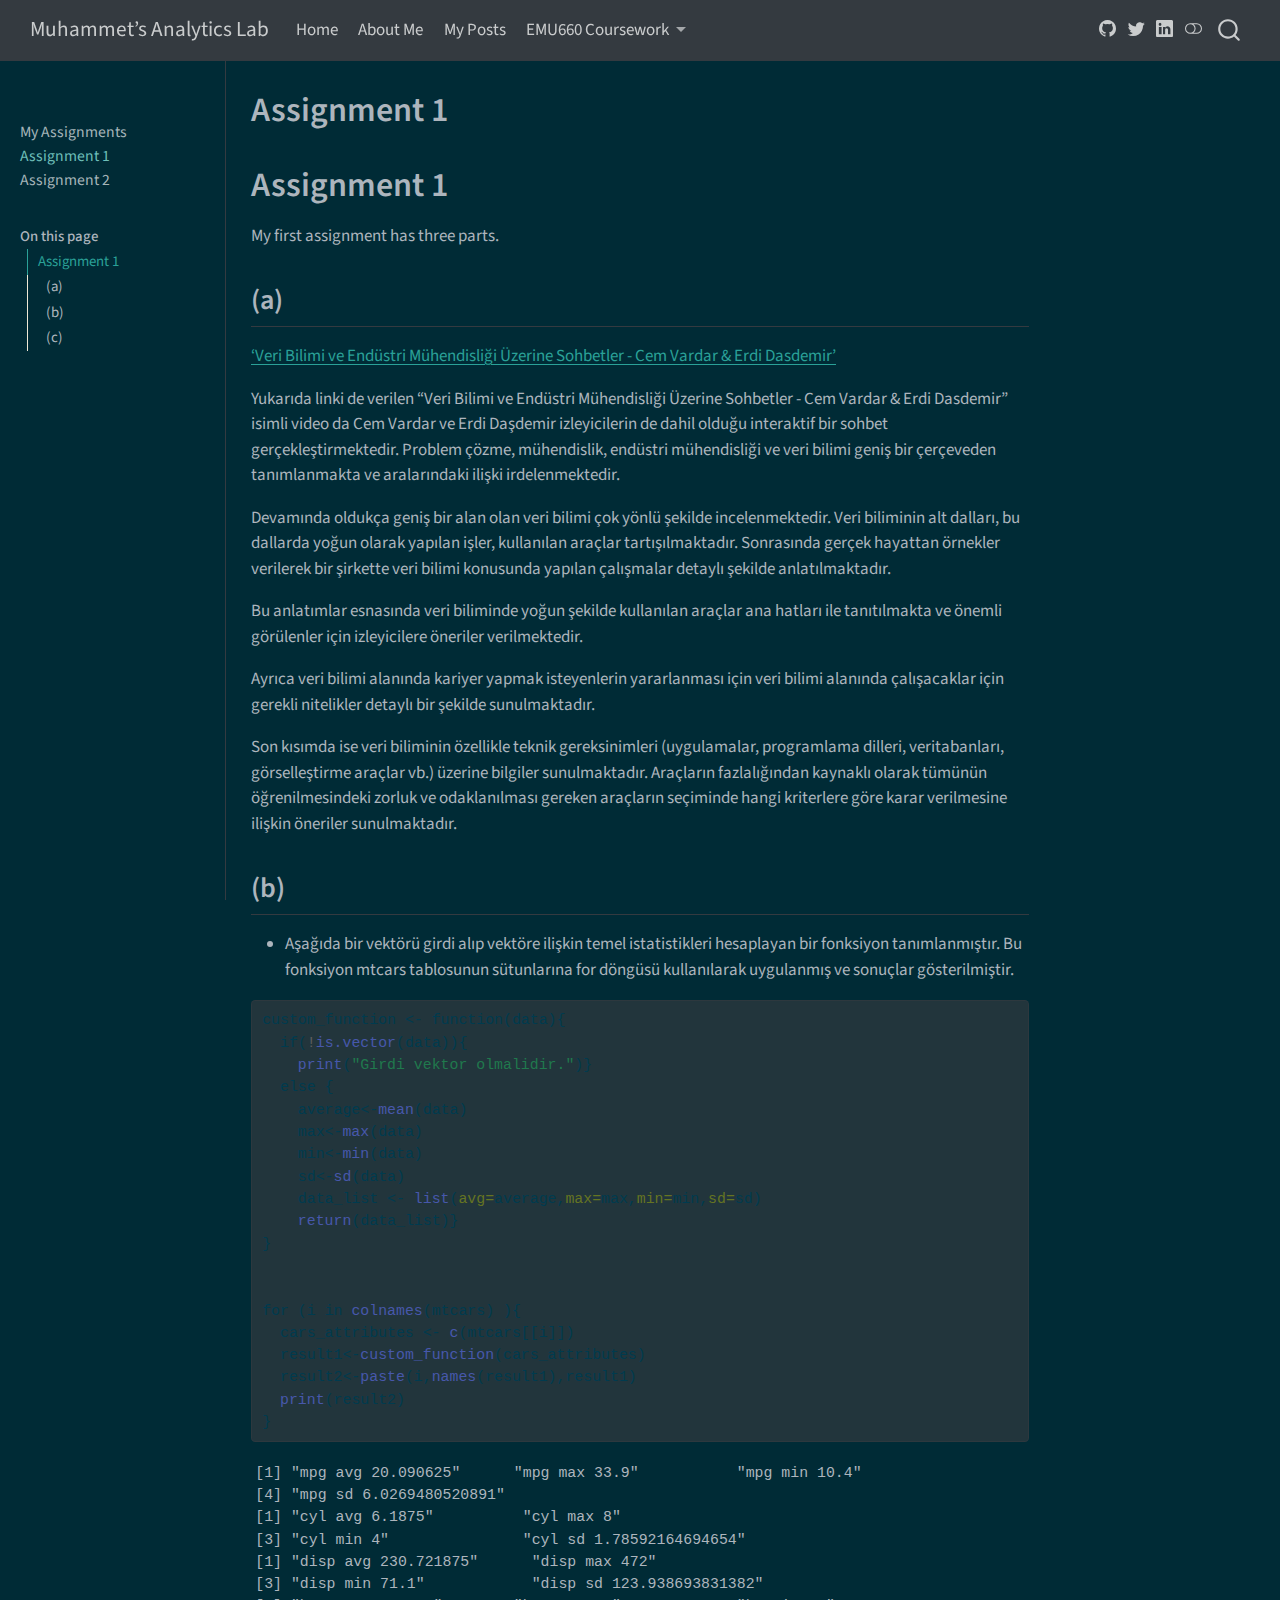
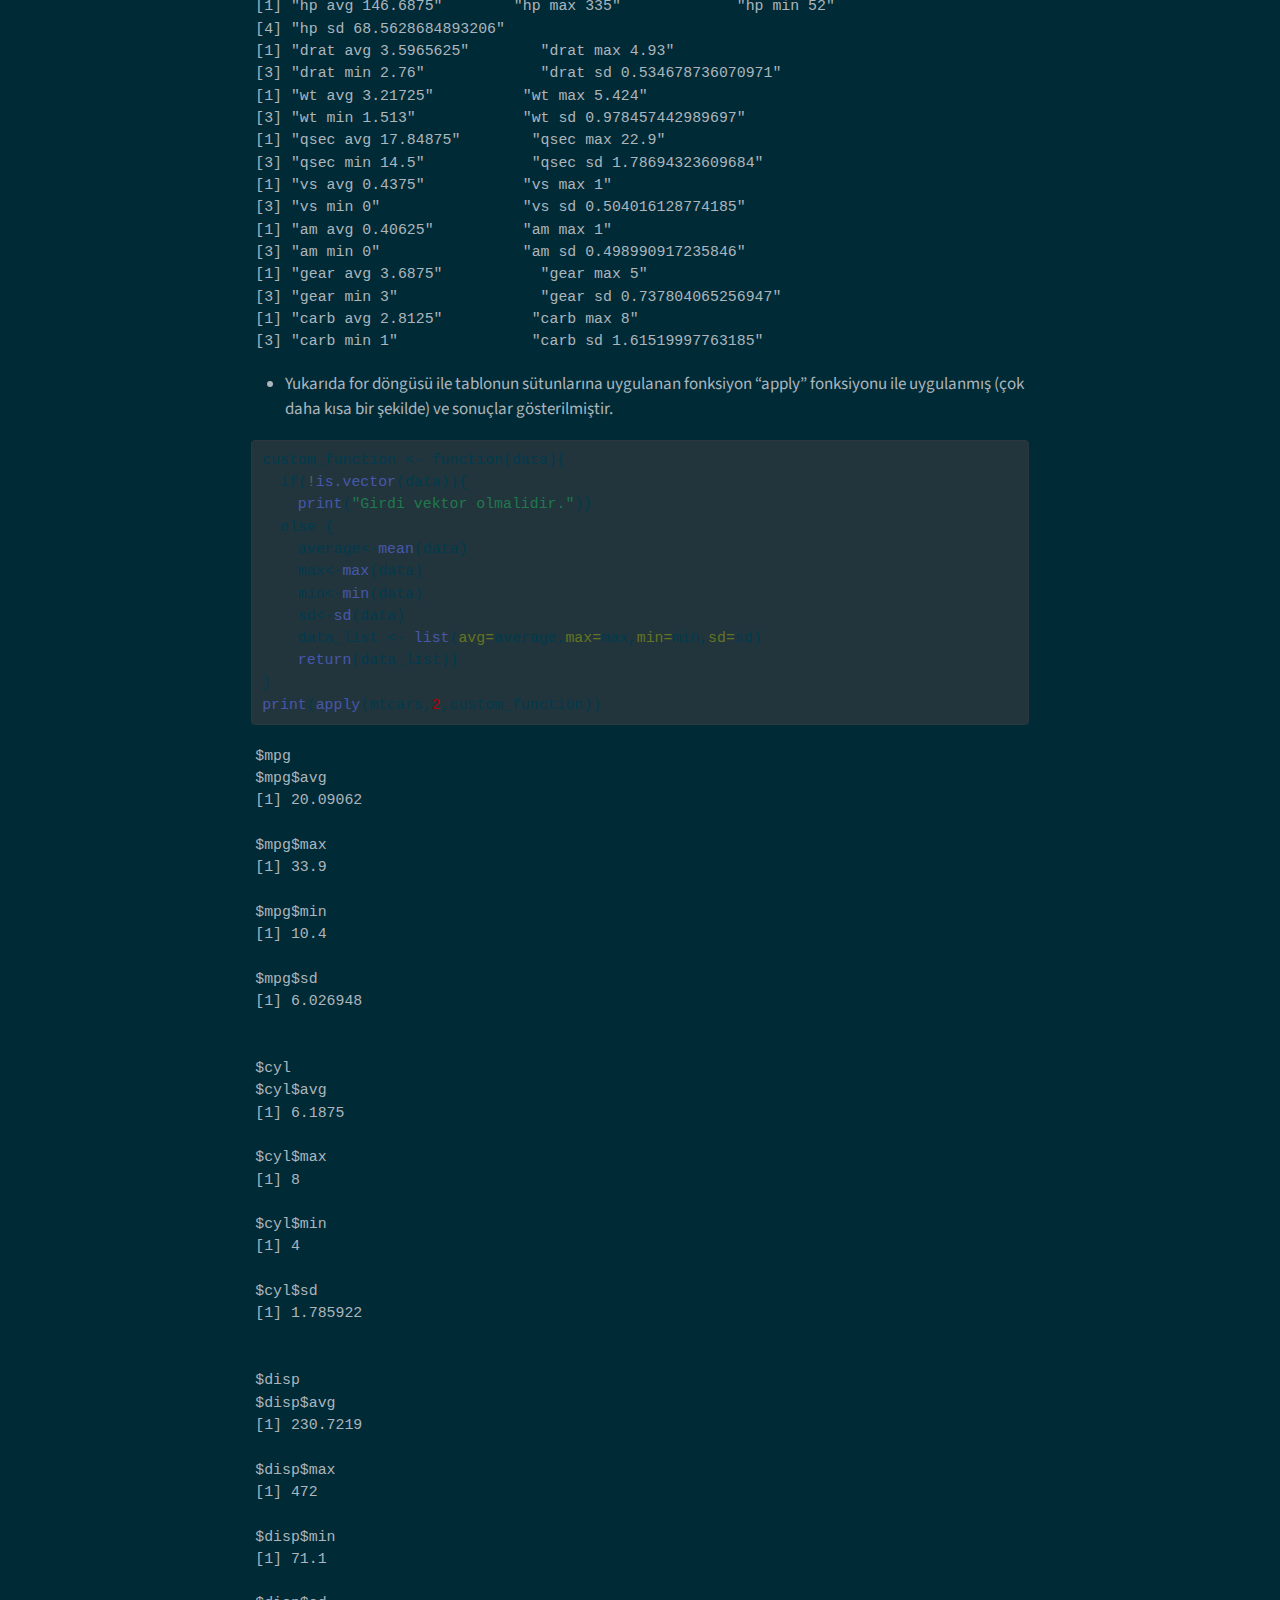
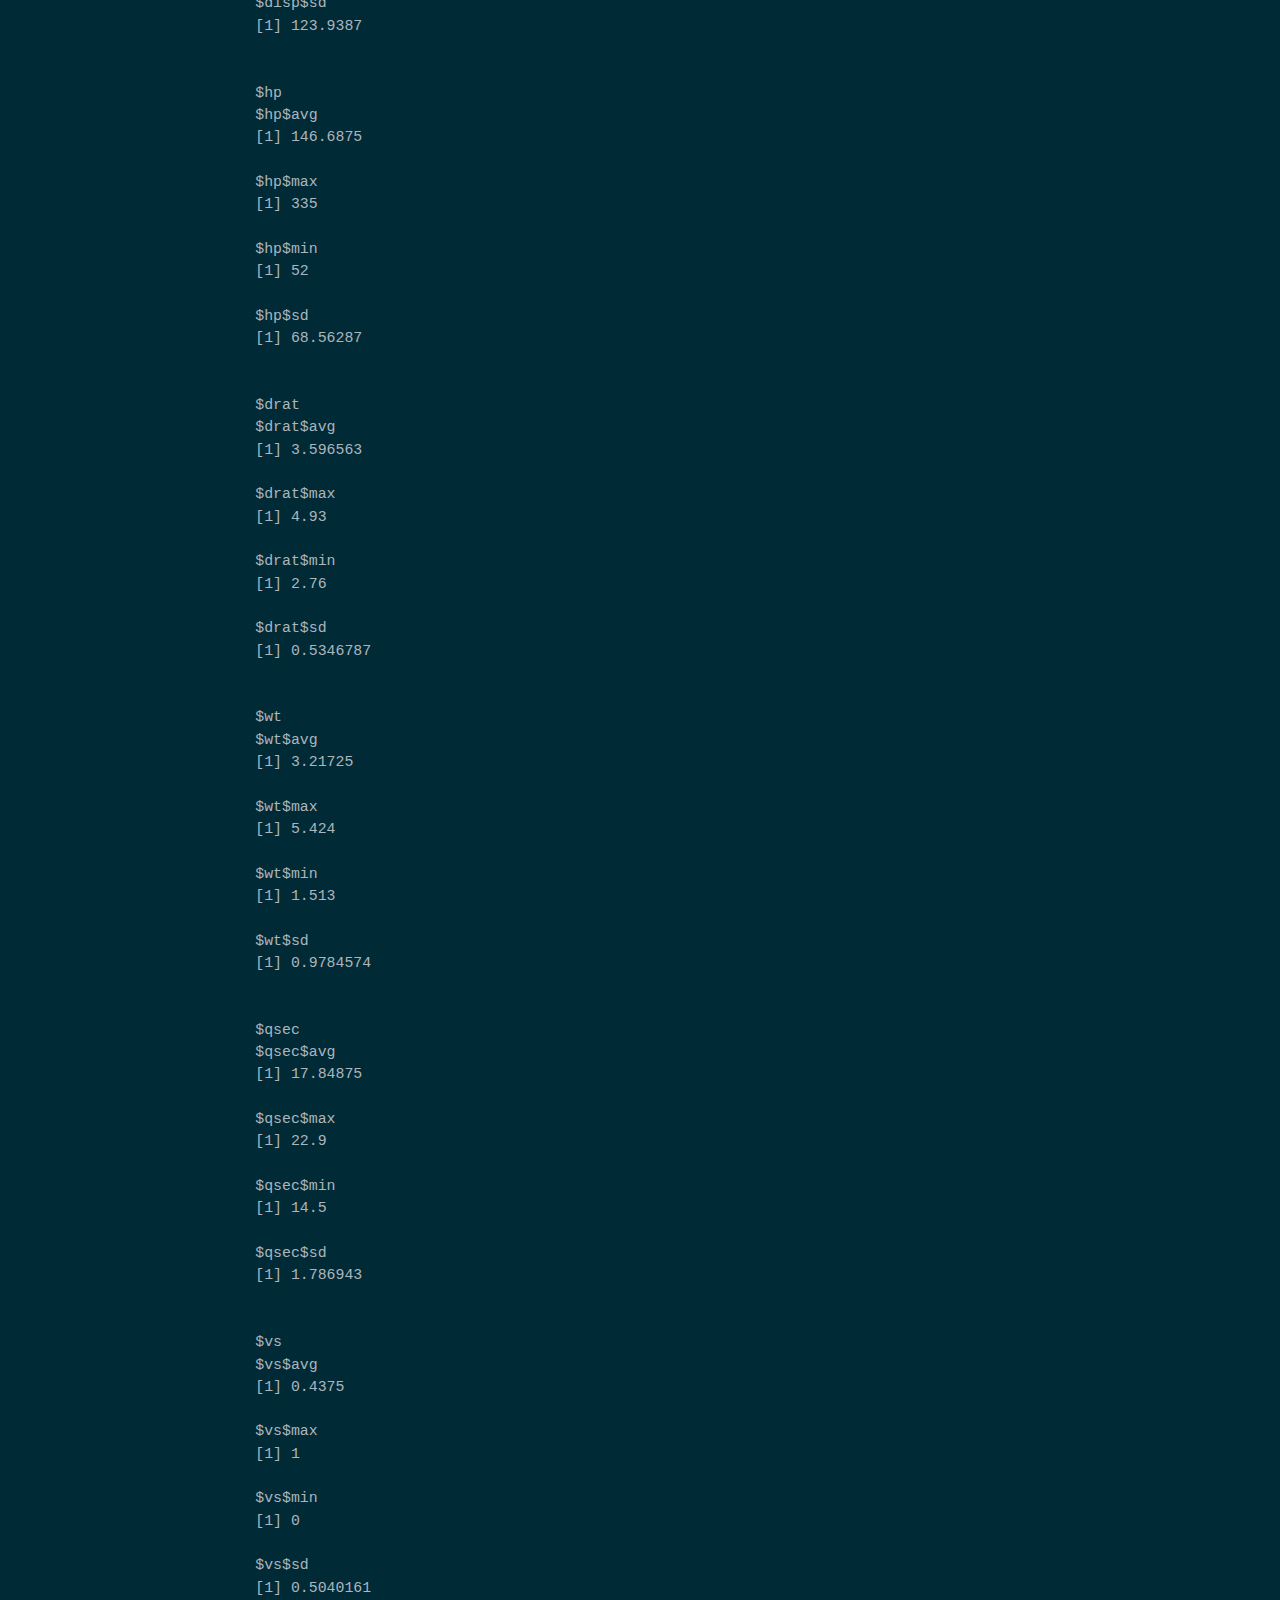
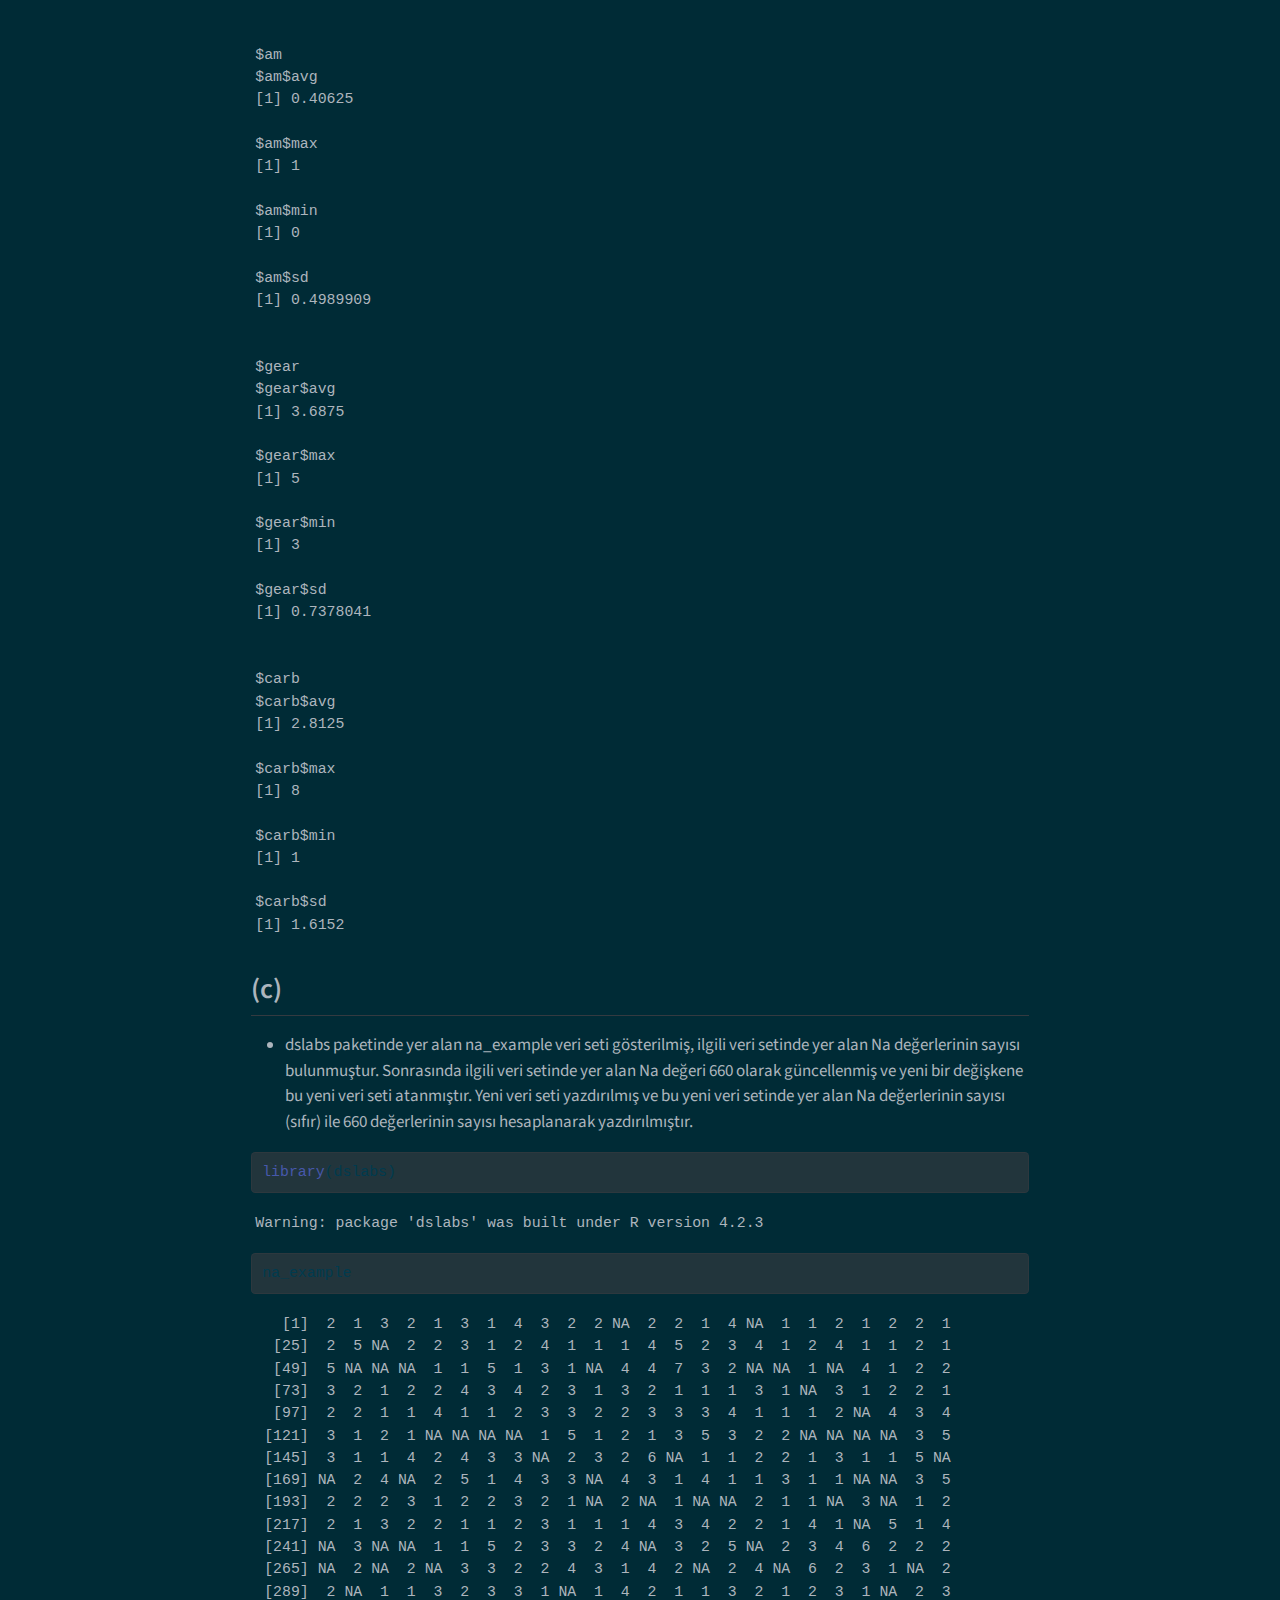
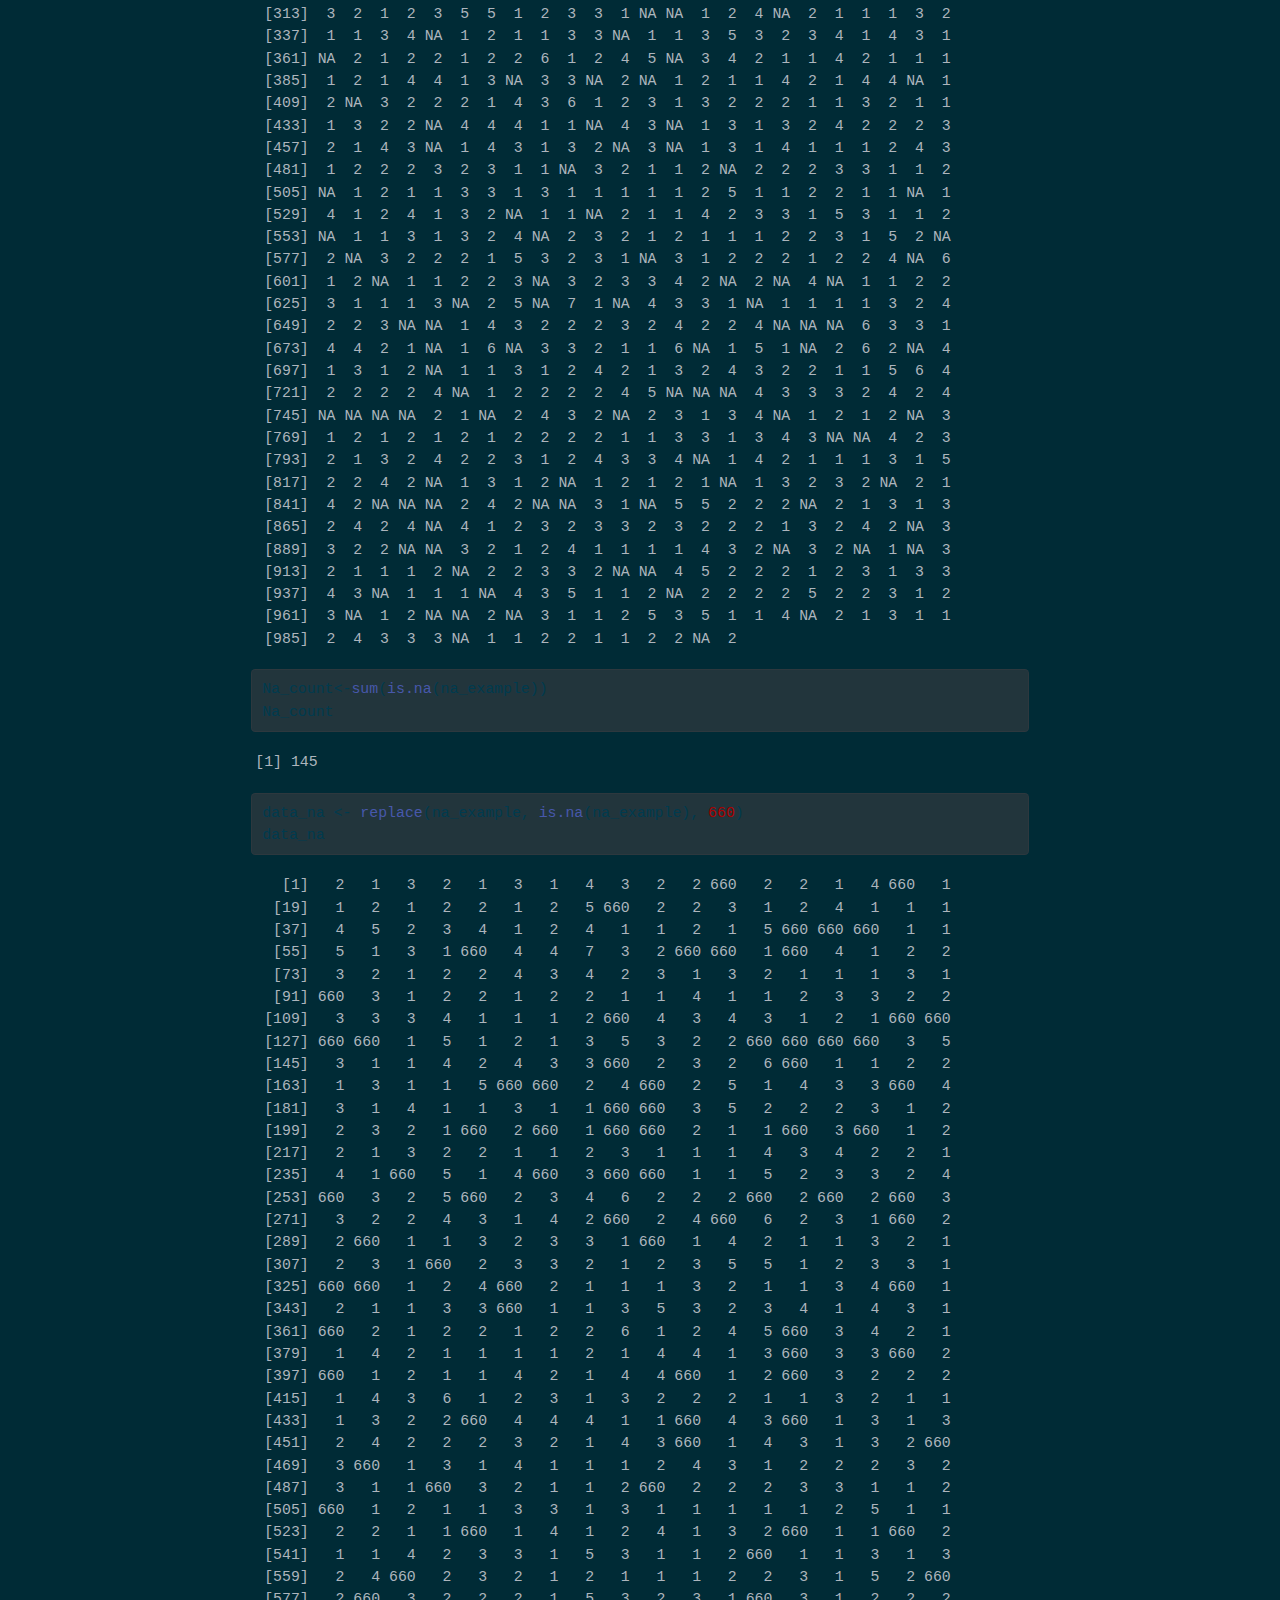
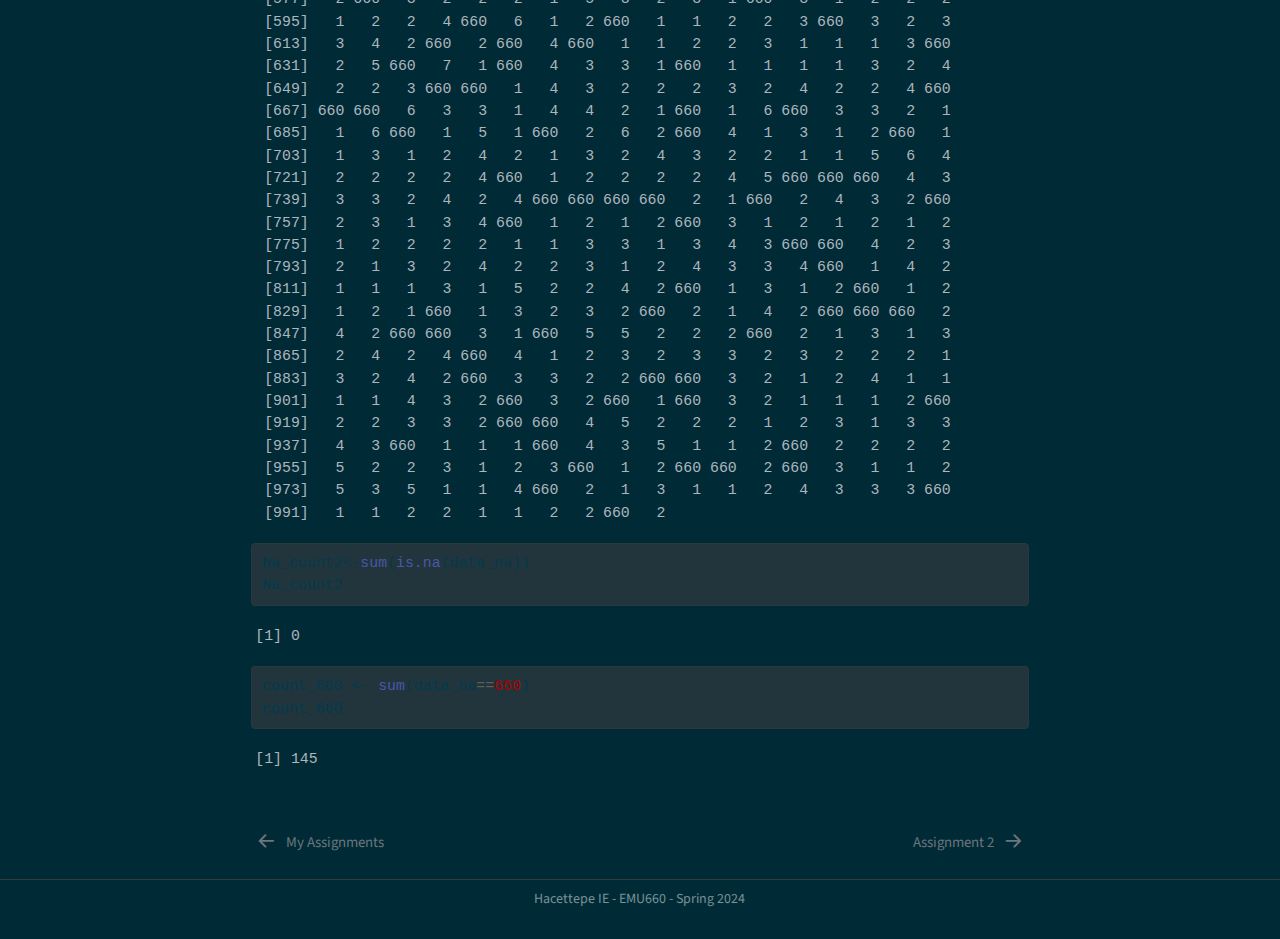
<file: docs/assignments/assignment-1.html>
<!DOCTYPE html>
<html xmlns="http://www.w3.org/1999/xhtml" lang="en" xml:lang="en"><head>

<meta charset="utf-8">
<meta name="generator" content="quarto-1.4.551">

<meta name="viewport" content="width=device-width, initial-scale=1.0, user-scalable=yes">


<title>Muhammet’s Analytics Lab - Assignment 1</title>
<style>
code{white-space: pre-wrap;}
span.smallcaps{font-variant: small-caps;}
div.columns{display: flex; gap: min(4vw, 1.5em);}
div.column{flex: auto; overflow-x: auto;}
div.hanging-indent{margin-left: 1.5em; text-indent: -1.5em;}
ul.task-list{list-style: none;}
ul.task-list li input[type="checkbox"] {
  width: 0.8em;
  margin: 0 0.8em 0.2em -1em; /* quarto-specific, see https://github.com/quarto-dev/quarto-cli/issues/4556 */ 
  vertical-align: middle;
}
/* CSS for syntax highlighting */
pre > code.sourceCode { white-space: pre; position: relative; }
pre > code.sourceCode > span { line-height: 1.25; }
pre > code.sourceCode > span:empty { height: 1.2em; }
.sourceCode { overflow: visible; }
code.sourceCode > span { color: inherit; text-decoration: inherit; }
div.sourceCode { margin: 1em 0; }
pre.sourceCode { margin: 0; }
@media screen {
div.sourceCode { overflow: auto; }
}
@media print {
pre > code.sourceCode { white-space: pre-wrap; }
pre > code.sourceCode > span { text-indent: -5em; padding-left: 5em; }
}
pre.numberSource code
  { counter-reset: source-line 0; }
pre.numberSource code > span
  { position: relative; left: -4em; counter-increment: source-line; }
pre.numberSource code > span > a:first-child::before
  { content: counter(source-line);
    position: relative; left: -1em; text-align: right; vertical-align: baseline;
    border: none; display: inline-block;
    -webkit-touch-callout: none; -webkit-user-select: none;
    -khtml-user-select: none; -moz-user-select: none;
    -ms-user-select: none; user-select: none;
    padding: 0 4px; width: 4em;
  }
pre.numberSource { margin-left: 3em;  padding-left: 4px; }
div.sourceCode
  {   }
@media screen {
pre > code.sourceCode > span > a:first-child::before { text-decoration: underline; }
}
</style>


<script src="../site_libs/quarto-nav/quarto-nav.js"></script>
<script src="../site_libs/quarto-nav/headroom.min.js"></script>
<script src="../site_libs/clipboard/clipboard.min.js"></script>
<script src="../site_libs/quarto-search/autocomplete.umd.js"></script>
<script src="../site_libs/quarto-search/fuse.min.js"></script>
<script src="../site_libs/quarto-search/quarto-search.js"></script>
<meta name="quarto:offset" content="../">
<link href="../assignments/assignment-2.html" rel="next">
<link href="../assignments.html" rel="prev">
<script src="../site_libs/quarto-html/quarto.js"></script>
<script src="../site_libs/quarto-html/popper.min.js"></script>
<script src="../site_libs/quarto-html/tippy.umd.min.js"></script>
<script src="../site_libs/quarto-html/anchor.min.js"></script>
<link href="../site_libs/quarto-html/tippy.css" rel="stylesheet">
<link href="../site_libs/quarto-html/quarto-syntax-highlighting.css" rel="stylesheet" class="quarto-color-scheme" id="quarto-text-highlighting-styles">
<link href="../site_libs/quarto-html/quarto-syntax-highlighting-dark.css" rel="prefetch" class="quarto-color-scheme quarto-color-alternate" id="quarto-text-highlighting-styles">
<script src="../site_libs/bootstrap/bootstrap.min.js"></script>
<link href="../site_libs/bootstrap/bootstrap-icons.css" rel="stylesheet">
<link href="../site_libs/bootstrap/bootstrap.min.css" rel="stylesheet" class="quarto-color-scheme" id="quarto-bootstrap" data-mode="dark">
<link href="../site_libs/bootstrap/bootstrap-dark.min.css" rel="prefetch" class="quarto-color-scheme quarto-color-alternate" id="quarto-bootstrap" data-mode="dark">
<script id="quarto-search-options" type="application/json">{
  "location": "navbar",
  "copy-button": false,
  "collapse-after": 3,
  "panel-placement": "end",
  "type": "overlay",
  "limit": 50,
  "keyboard-shortcut": [
    "f",
    "/",
    "s"
  ],
  "show-item-context": false,
  "language": {
    "search-no-results-text": "No results",
    "search-matching-documents-text": "matching documents",
    "search-copy-link-title": "Copy link to search",
    "search-hide-matches-text": "Hide additional matches",
    "search-more-match-text": "more match in this document",
    "search-more-matches-text": "more matches in this document",
    "search-clear-button-title": "Clear",
    "search-text-placeholder": "",
    "search-detached-cancel-button-title": "Cancel",
    "search-submit-button-title": "Submit",
    "search-label": "Search"
  }
}</script>


<link rel="stylesheet" href="../styles.css">
</head>

<body class="nav-sidebar docked nav-fixed">

<div id="quarto-search-results"></div>
  <header id="quarto-header" class="headroom fixed-top">
    <nav class="navbar navbar-expand-lg " data-bs-theme="dark">
      <div class="navbar-container container-fluid">
      <div class="navbar-brand-container mx-auto">
    <a class="navbar-brand" href="../index.html">
    <span class="navbar-title">Muhammet’s Analytics Lab</span>
    </a>
  </div>
            <div id="quarto-search" class="" title="Search"></div>
          <button class="navbar-toggler" type="button" data-bs-toggle="collapse" data-bs-target="#navbarCollapse" aria-controls="navbarCollapse" aria-expanded="false" aria-label="Toggle navigation" onclick="if (window.quartoToggleHeadroom) { window.quartoToggleHeadroom(); }">
  <span class="navbar-toggler-icon"></span>
</button>
          <div class="collapse navbar-collapse" id="navbarCollapse">
            <ul class="navbar-nav navbar-nav-scroll me-auto">
  <li class="nav-item">
    <a class="nav-link" href="../index.html"> 
<span class="menu-text">Home</span></a>
  </li>  
  <li class="nav-item">
    <a class="nav-link" href="../about.html"> 
<span class="menu-text">About Me</span></a>
  </li>  
  <li class="nav-item">
    <a class="nav-link" href="../posts.html"> 
<span class="menu-text">My Posts</span></a>
  </li>  
  <li class="nav-item dropdown ">
    <a class="nav-link dropdown-toggle" href="#" id="nav-menu-emu660-coursework" role="button" data-bs-toggle="dropdown" aria-expanded="false">
 <span class="menu-text">EMU660 Coursework</span>
    </a>
    <ul class="dropdown-menu" aria-labelledby="nav-menu-emu660-coursework">    
        <li>
    <a class="dropdown-item" href="../assignments.html">
 <span class="dropdown-text">Assignments</span></a>
  </li>  
        <li>
    <a class="dropdown-item" href="../project.html">
 <span class="dropdown-text">Project</span></a>
  </li>  
    </ul>
  </li>
</ul>
          </div> <!-- /navcollapse -->
          <div class="quarto-navbar-tools tools-wide">
    <a href="https://github.com/mkoctepe" title="" class="quarto-navigation-tool px-1" aria-label=""><i class="bi bi-github"></i></a>
    <a href="https://twitter.com" title="" class="quarto-navigation-tool px-1" aria-label=""><i class="bi bi-twitter"></i></a>
    <a href="https://linkedin.com" title="" class="quarto-navigation-tool px-1" aria-label=""><i class="bi bi-linkedin"></i></a>
  <a href="" class="quarto-color-scheme-toggle quarto-navigation-tool  px-1" onclick="window.quartoToggleColorScheme(); return false;" title="Toggle dark mode"><i class="bi"></i></a>
</div>
      </div> <!-- /container-fluid -->
    </nav>
  <nav class="quarto-secondary-nav">
    <div class="container-fluid d-flex">
      <button type="button" class="quarto-btn-toggle btn" data-bs-toggle="collapse" data-bs-target=".quarto-sidebar-collapse-item" aria-controls="quarto-sidebar" aria-expanded="false" aria-label="Toggle sidebar navigation" onclick="if (window.quartoToggleHeadroom) { window.quartoToggleHeadroom(); }">
        <i class="bi bi-layout-text-sidebar-reverse"></i>
      </button>
        <nav class="quarto-page-breadcrumbs" aria-label="breadcrumb"><ol class="breadcrumb"><li class="breadcrumb-item"><a href="../assignments/assignment-1.html">Assignment 1</a></li></ol></nav>
        <a class="flex-grow-1" role="button" data-bs-toggle="collapse" data-bs-target=".quarto-sidebar-collapse-item" aria-controls="quarto-sidebar" aria-expanded="false" aria-label="Toggle sidebar navigation" onclick="if (window.quartoToggleHeadroom) { window.quartoToggleHeadroom(); }">      
        </a>
      <button type="button" class="btn quarto-search-button" aria-label="" onclick="window.quartoOpenSearch();">
        <i class="bi bi-search"></i>
      </button>
    </div>
  </nav>
</header>
<!-- content -->
<div id="quarto-content" class="quarto-container page-columns page-rows-contents page-layout-article page-navbar">
<!-- sidebar -->
  <nav id="quarto-sidebar" class="sidebar collapse collapse-horizontal quarto-sidebar-collapse-item sidebar-navigation docked overflow-auto">
        <div class="mt-2 flex-shrink-0 align-items-center">
        <div class="sidebar-search">
        <div id="quarto-search" class="" title="Search"></div>
        </div>
        </div>
    <div class="sidebar-menu-container"> 
    <ul class="list-unstyled mt-1">
        <li class="sidebar-item">
  <div class="sidebar-item-container"> 
  <a href="../assignments.html" class="sidebar-item-text sidebar-link">
 <span class="menu-text">My Assignments</span></a>
  </div>
</li>
        <li class="sidebar-item">
  <div class="sidebar-item-container"> 
  <a href="../assignments/assignment-1.html" class="sidebar-item-text sidebar-link active">
 <span class="menu-text">Assignment 1</span></a>
  </div>
</li>
        <li class="sidebar-item">
  <div class="sidebar-item-container"> 
  <a href="../assignments/assignment-2.html" class="sidebar-item-text sidebar-link">
 <span class="menu-text">Assignment 2</span></a>
  </div>
</li>
    </ul>
    </div>
    <nav id="TOC" role="doc-toc" class="toc-active">
    <h2 id="toc-title">On this page</h2>
   
  <ul>
  <li><a href="#assignment-1" id="toc-assignment-1" class="nav-link active" data-scroll-target="#assignment-1">Assignment 1</a>
  <ul class="collapse">
  <li><a href="#a" id="toc-a" class="nav-link" data-scroll-target="#a">(a)</a></li>
  <li><a href="#b" id="toc-b" class="nav-link" data-scroll-target="#b">(b)</a></li>
  <li><a href="#c" id="toc-c" class="nav-link" data-scroll-target="#c">(c)</a></li>
  </ul></li>
  </ul>
</nav>
</nav>
<div id="quarto-sidebar-glass" class="quarto-sidebar-collapse-item" data-bs-toggle="collapse" data-bs-target=".quarto-sidebar-collapse-item"></div>
<!-- margin-sidebar -->
    <div id="quarto-margin-sidebar" class="sidebar margin-sidebar">
    </div>
<!-- main -->
<main class="content" id="quarto-document-content">

<header id="title-block-header" class="quarto-title-block default">
<div class="quarto-title">
<h1 class="title">Assignment 1</h1>
</div>



<div class="quarto-title-meta">

    
  
    
  </div>
  


</header>


<section id="assignment-1" class="level1">
<h1>Assignment 1</h1>
<p>My first assignment has three parts.</p>
<section id="a" class="level2">
<h2 class="anchored" data-anchor-id="a">(a)</h2>
<p><a href="https://www.youtube.com/watch?v=Fi8-phj1X1A">‘Veri Bilimi ve Endüstri Mühendisliği Üzerine Sohbetler - Cem Vardar &amp; Erdi Dasdemir’</a></p>
<p>Yukarıda linki de verilen “Veri Bilimi ve Endüstri Mühendisliği Üzerine Sohbetler - Cem Vardar &amp; Erdi Dasdemir” isimli video da Cem Vardar ve Erdi Daşdemir izleyicilerin de dahil olduğu interaktif bir sohbet gerçekleştirmektedir. Problem çözme, mühendislik, endüstri mühendisliği ve veri bilimi geniş bir çerçeveden tanımlanmakta ve aralarındaki ilişki irdelenmektedir.</p>
<p>Devamında oldukça geniş bir alan olan veri bilimi çok yönlü şekilde incelenmektedir. Veri biliminin alt dalları, bu dallarda yoğun olarak yapılan işler, kullanılan araçlar tartışılmaktadır. Sonrasında gerçek hayattan örnekler verilerek bir şirkette veri bilimi konusunda yapılan çalışmalar detaylı şekilde anlatılmaktadır.</p>
<p>Bu anlatımlar esnasında veri biliminde yoğun şekilde kullanılan araçlar ana hatları ile tanıtılmakta ve önemli görülenler için izleyicilere öneriler verilmektedir.</p>
<p>Ayrıca veri bilimi alanında kariyer yapmak isteyenlerin yararlanması için veri bilimi alanında çalışacaklar için gerekli nitelikler detaylı bir şekilde sunulmaktadır.</p>
<p>Son kısımda ise veri biliminin özellikle teknik gereksinimleri (uygulamalar, programlama dilleri, veritabanları, görselleştirme araçlar vb.) üzerine bilgiler sunulmaktadır. Araçların fazlalığından kaynaklı olarak tümünün öğrenilmesindeki zorluk ve odaklanılması gereken araçların seçiminde hangi kriterlere göre karar verilmesine ilişkin öneriler sunulmaktadır.</p>
</section>
<section id="b" class="level2">
<h2 class="anchored" data-anchor-id="b">(b)</h2>
<ul>
<li>Aşağıda bir vektörü girdi alıp vektöre ilişkin temel istatistikleri hesaplayan bir fonksiyon tanımlanmıştır. Bu fonksiyon mtcars tablosunun sütunlarına for döngüsü kullanılarak uygulanmış ve sonuçlar gösterilmiştir.</li>
</ul>
<div class="cell">
<div class="sourceCode cell-code" id="cb1"><pre class="sourceCode r code-with-copy"><code class="sourceCode r"><span id="cb1-1"><a href="#cb1-1" aria-hidden="true" tabindex="-1"></a>custom_function <span class="ot">&lt;-</span> <span class="cf">function</span>(data){</span>
<span id="cb1-2"><a href="#cb1-2" aria-hidden="true" tabindex="-1"></a>  <span class="cf">if</span>(<span class="sc">!</span><span class="fu">is.vector</span>(data)){</span>
<span id="cb1-3"><a href="#cb1-3" aria-hidden="true" tabindex="-1"></a>    <span class="fu">print</span>(<span class="st">"Girdi vektor olmalidir."</span>)}</span>
<span id="cb1-4"><a href="#cb1-4" aria-hidden="true" tabindex="-1"></a>  <span class="cf">else</span> {</span>
<span id="cb1-5"><a href="#cb1-5" aria-hidden="true" tabindex="-1"></a>    average<span class="ot">&lt;-</span><span class="fu">mean</span>(data)</span>
<span id="cb1-6"><a href="#cb1-6" aria-hidden="true" tabindex="-1"></a>    max<span class="ot">&lt;-</span><span class="fu">max</span>(data)</span>
<span id="cb1-7"><a href="#cb1-7" aria-hidden="true" tabindex="-1"></a>    min<span class="ot">&lt;-</span><span class="fu">min</span>(data)</span>
<span id="cb1-8"><a href="#cb1-8" aria-hidden="true" tabindex="-1"></a>    sd<span class="ot">&lt;-</span><span class="fu">sd</span>(data)</span>
<span id="cb1-9"><a href="#cb1-9" aria-hidden="true" tabindex="-1"></a>    data_list <span class="ot">&lt;-</span> <span class="fu">list</span>(<span class="at">avg=</span>average,<span class="at">max=</span>max,<span class="at">min=</span>min,<span class="at">sd=</span>sd)</span>
<span id="cb1-10"><a href="#cb1-10" aria-hidden="true" tabindex="-1"></a>    <span class="fu">return</span>(data_list)}</span>
<span id="cb1-11"><a href="#cb1-11" aria-hidden="true" tabindex="-1"></a>}</span>
<span id="cb1-12"><a href="#cb1-12" aria-hidden="true" tabindex="-1"></a></span>
<span id="cb1-13"><a href="#cb1-13" aria-hidden="true" tabindex="-1"></a></span>
<span id="cb1-14"><a href="#cb1-14" aria-hidden="true" tabindex="-1"></a><span class="cf">for</span> (i <span class="cf">in</span> <span class="fu">colnames</span>(mtcars) ){</span>
<span id="cb1-15"><a href="#cb1-15" aria-hidden="true" tabindex="-1"></a>  cars_attributes <span class="ot">&lt;-</span> <span class="fu">c</span>(mtcars[[i]])</span>
<span id="cb1-16"><a href="#cb1-16" aria-hidden="true" tabindex="-1"></a>  result1<span class="ot">&lt;-</span><span class="fu">custom_function</span>(cars_attributes)</span>
<span id="cb1-17"><a href="#cb1-17" aria-hidden="true" tabindex="-1"></a>  result2<span class="ot">&lt;-</span><span class="fu">paste</span>(i,<span class="fu">names</span>(result1),result1)</span>
<span id="cb1-18"><a href="#cb1-18" aria-hidden="true" tabindex="-1"></a>  <span class="fu">print</span>(result2)</span>
<span id="cb1-19"><a href="#cb1-19" aria-hidden="true" tabindex="-1"></a>}</span></code><button title="Copy to Clipboard" class="code-copy-button"><i class="bi"></i></button></pre></div>
<div class="cell-output cell-output-stdout">
<pre><code>[1] "mpg avg 20.090625"      "mpg max 33.9"           "mpg min 10.4"          
[4] "mpg sd 6.0269480520891"
[1] "cyl avg 6.1875"          "cyl max 8"              
[3] "cyl min 4"               "cyl sd 1.78592164694654"
[1] "disp avg 230.721875"      "disp max 472"            
[3] "disp min 71.1"            "disp sd 123.938693831382"
[1] "hp avg 146.6875"        "hp max 335"             "hp min 52"             
[4] "hp sd 68.5628684893206"
[1] "drat avg 3.5965625"        "drat max 4.93"            
[3] "drat min 2.76"             "drat sd 0.534678736070971"
[1] "wt avg 3.21725"          "wt max 5.424"           
[3] "wt min 1.513"            "wt sd 0.978457442989697"
[1] "qsec avg 17.84875"        "qsec max 22.9"           
[3] "qsec min 14.5"            "qsec sd 1.78694323609684"
[1] "vs avg 0.4375"           "vs max 1"               
[3] "vs min 0"                "vs sd 0.504016128774185"
[1] "am avg 0.40625"          "am max 1"               
[3] "am min 0"                "am sd 0.498990917235846"
[1] "gear avg 3.6875"           "gear max 5"               
[3] "gear min 3"                "gear sd 0.737804065256947"
[1] "carb avg 2.8125"          "carb max 8"              
[3] "carb min 1"               "carb sd 1.61519997763185"</code></pre>
</div>
</div>
<ul>
<li>Yukarıda for döngüsü ile tablonun sütunlarına uygulanan fonksiyon “apply” fonksiyonu ile uygulanmış (çok daha kısa bir şekilde) ve sonuçlar gösterilmiştir.</li>
</ul>
<div class="cell">
<div class="sourceCode cell-code" id="cb3"><pre class="sourceCode r code-with-copy"><code class="sourceCode r"><span id="cb3-1"><a href="#cb3-1" aria-hidden="true" tabindex="-1"></a>custom_function <span class="ot">&lt;-</span> <span class="cf">function</span>(data){</span>
<span id="cb3-2"><a href="#cb3-2" aria-hidden="true" tabindex="-1"></a>  <span class="cf">if</span>(<span class="sc">!</span><span class="fu">is.vector</span>(data)){</span>
<span id="cb3-3"><a href="#cb3-3" aria-hidden="true" tabindex="-1"></a>    <span class="fu">print</span>(<span class="st">"Girdi vektor olmalidir."</span>)}</span>
<span id="cb3-4"><a href="#cb3-4" aria-hidden="true" tabindex="-1"></a>  <span class="cf">else</span> {</span>
<span id="cb3-5"><a href="#cb3-5" aria-hidden="true" tabindex="-1"></a>    average<span class="ot">&lt;-</span><span class="fu">mean</span>(data)</span>
<span id="cb3-6"><a href="#cb3-6" aria-hidden="true" tabindex="-1"></a>    max<span class="ot">&lt;-</span><span class="fu">max</span>(data)</span>
<span id="cb3-7"><a href="#cb3-7" aria-hidden="true" tabindex="-1"></a>    min<span class="ot">&lt;-</span><span class="fu">min</span>(data)</span>
<span id="cb3-8"><a href="#cb3-8" aria-hidden="true" tabindex="-1"></a>    sd<span class="ot">&lt;-</span><span class="fu">sd</span>(data)</span>
<span id="cb3-9"><a href="#cb3-9" aria-hidden="true" tabindex="-1"></a>    data_list <span class="ot">&lt;-</span> <span class="fu">list</span>(<span class="at">avg=</span>average,<span class="at">max=</span>max,<span class="at">min=</span>min,<span class="at">sd=</span>sd)</span>
<span id="cb3-10"><a href="#cb3-10" aria-hidden="true" tabindex="-1"></a>    <span class="fu">return</span>(data_list)}</span>
<span id="cb3-11"><a href="#cb3-11" aria-hidden="true" tabindex="-1"></a>}</span>
<span id="cb3-12"><a href="#cb3-12" aria-hidden="true" tabindex="-1"></a><span class="fu">print</span>(<span class="fu">apply</span>(mtcars,<span class="dv">2</span>,custom_function))</span></code><button title="Copy to Clipboard" class="code-copy-button"><i class="bi"></i></button></pre></div>
<div class="cell-output cell-output-stdout">
<pre><code>$mpg
$mpg$avg
[1] 20.09062

$mpg$max
[1] 33.9

$mpg$min
[1] 10.4

$mpg$sd
[1] 6.026948


$cyl
$cyl$avg
[1] 6.1875

$cyl$max
[1] 8

$cyl$min
[1] 4

$cyl$sd
[1] 1.785922


$disp
$disp$avg
[1] 230.7219

$disp$max
[1] 472

$disp$min
[1] 71.1

$disp$sd
[1] 123.9387


$hp
$hp$avg
[1] 146.6875

$hp$max
[1] 335

$hp$min
[1] 52

$hp$sd
[1] 68.56287


$drat
$drat$avg
[1] 3.596563

$drat$max
[1] 4.93

$drat$min
[1] 2.76

$drat$sd
[1] 0.5346787


$wt
$wt$avg
[1] 3.21725

$wt$max
[1] 5.424

$wt$min
[1] 1.513

$wt$sd
[1] 0.9784574


$qsec
$qsec$avg
[1] 17.84875

$qsec$max
[1] 22.9

$qsec$min
[1] 14.5

$qsec$sd
[1] 1.786943


$vs
$vs$avg
[1] 0.4375

$vs$max
[1] 1

$vs$min
[1] 0

$vs$sd
[1] 0.5040161


$am
$am$avg
[1] 0.40625

$am$max
[1] 1

$am$min
[1] 0

$am$sd
[1] 0.4989909


$gear
$gear$avg
[1] 3.6875

$gear$max
[1] 5

$gear$min
[1] 3

$gear$sd
[1] 0.7378041


$carb
$carb$avg
[1] 2.8125

$carb$max
[1] 8

$carb$min
[1] 1

$carb$sd
[1] 1.6152</code></pre>
</div>
</div>
</section>
<section id="c" class="level2">
<h2 class="anchored" data-anchor-id="c">(c)</h2>
<ul>
<li>dslabs paketinde yer alan na_example veri seti gösterilmiş, ilgili veri setinde yer alan Na değerlerinin sayısı bulunmuştur. Sonrasında ilgili veri setinde yer alan Na değeri 660 olarak güncellenmiş ve yeni bir değişkene bu yeni veri seti atanmıştır. Yeni veri seti yazdırılmış ve bu yeni veri setinde yer alan Na değerlerinin sayısı (sıfır) ile 660 değerlerinin sayısı hesaplanarak yazdırılmıştır.</li>
</ul>
<div class="cell">
<div class="sourceCode cell-code" id="cb5"><pre class="sourceCode r code-with-copy"><code class="sourceCode r"><span id="cb5-1"><a href="#cb5-1" aria-hidden="true" tabindex="-1"></a><span class="fu">library</span>(dslabs)</span></code><button title="Copy to Clipboard" class="code-copy-button"><i class="bi"></i></button></pre></div>
<div class="cell-output cell-output-stderr">
<pre><code>Warning: package 'dslabs' was built under R version 4.2.3</code></pre>
</div>
<div class="sourceCode cell-code" id="cb7"><pre class="sourceCode r code-with-copy"><code class="sourceCode r"><span id="cb7-1"><a href="#cb7-1" aria-hidden="true" tabindex="-1"></a>na_example</span></code><button title="Copy to Clipboard" class="code-copy-button"><i class="bi"></i></button></pre></div>
<div class="cell-output cell-output-stdout">
<pre><code>   [1]  2  1  3  2  1  3  1  4  3  2  2 NA  2  2  1  4 NA  1  1  2  1  2  2  1
  [25]  2  5 NA  2  2  3  1  2  4  1  1  1  4  5  2  3  4  1  2  4  1  1  2  1
  [49]  5 NA NA NA  1  1  5  1  3  1 NA  4  4  7  3  2 NA NA  1 NA  4  1  2  2
  [73]  3  2  1  2  2  4  3  4  2  3  1  3  2  1  1  1  3  1 NA  3  1  2  2  1
  [97]  2  2  1  1  4  1  1  2  3  3  2  2  3  3  3  4  1  1  1  2 NA  4  3  4
 [121]  3  1  2  1 NA NA NA NA  1  5  1  2  1  3  5  3  2  2 NA NA NA NA  3  5
 [145]  3  1  1  4  2  4  3  3 NA  2  3  2  6 NA  1  1  2  2  1  3  1  1  5 NA
 [169] NA  2  4 NA  2  5  1  4  3  3 NA  4  3  1  4  1  1  3  1  1 NA NA  3  5
 [193]  2  2  2  3  1  2  2  3  2  1 NA  2 NA  1 NA NA  2  1  1 NA  3 NA  1  2
 [217]  2  1  3  2  2  1  1  2  3  1  1  1  4  3  4  2  2  1  4  1 NA  5  1  4
 [241] NA  3 NA NA  1  1  5  2  3  3  2  4 NA  3  2  5 NA  2  3  4  6  2  2  2
 [265] NA  2 NA  2 NA  3  3  2  2  4  3  1  4  2 NA  2  4 NA  6  2  3  1 NA  2
 [289]  2 NA  1  1  3  2  3  3  1 NA  1  4  2  1  1  3  2  1  2  3  1 NA  2  3
 [313]  3  2  1  2  3  5  5  1  2  3  3  1 NA NA  1  2  4 NA  2  1  1  1  3  2
 [337]  1  1  3  4 NA  1  2  1  1  3  3 NA  1  1  3  5  3  2  3  4  1  4  3  1
 [361] NA  2  1  2  2  1  2  2  6  1  2  4  5 NA  3  4  2  1  1  4  2  1  1  1
 [385]  1  2  1  4  4  1  3 NA  3  3 NA  2 NA  1  2  1  1  4  2  1  4  4 NA  1
 [409]  2 NA  3  2  2  2  1  4  3  6  1  2  3  1  3  2  2  2  1  1  3  2  1  1
 [433]  1  3  2  2 NA  4  4  4  1  1 NA  4  3 NA  1  3  1  3  2  4  2  2  2  3
 [457]  2  1  4  3 NA  1  4  3  1  3  2 NA  3 NA  1  3  1  4  1  1  1  2  4  3
 [481]  1  2  2  2  3  2  3  1  1 NA  3  2  1  1  2 NA  2  2  2  3  3  1  1  2
 [505] NA  1  2  1  1  3  3  1  3  1  1  1  1  1  2  5  1  1  2  2  1  1 NA  1
 [529]  4  1  2  4  1  3  2 NA  1  1 NA  2  1  1  4  2  3  3  1  5  3  1  1  2
 [553] NA  1  1  3  1  3  2  4 NA  2  3  2  1  2  1  1  1  2  2  3  1  5  2 NA
 [577]  2 NA  3  2  2  2  1  5  3  2  3  1 NA  3  1  2  2  2  1  2  2  4 NA  6
 [601]  1  2 NA  1  1  2  2  3 NA  3  2  3  3  4  2 NA  2 NA  4 NA  1  1  2  2
 [625]  3  1  1  1  3 NA  2  5 NA  7  1 NA  4  3  3  1 NA  1  1  1  1  3  2  4
 [649]  2  2  3 NA NA  1  4  3  2  2  2  3  2  4  2  2  4 NA NA NA  6  3  3  1
 [673]  4  4  2  1 NA  1  6 NA  3  3  2  1  1  6 NA  1  5  1 NA  2  6  2 NA  4
 [697]  1  3  1  2 NA  1  1  3  1  2  4  2  1  3  2  4  3  2  2  1  1  5  6  4
 [721]  2  2  2  2  4 NA  1  2  2  2  2  4  5 NA NA NA  4  3  3  3  2  4  2  4
 [745] NA NA NA NA  2  1 NA  2  4  3  2 NA  2  3  1  3  4 NA  1  2  1  2 NA  3
 [769]  1  2  1  2  1  2  1  2  2  2  2  1  1  3  3  1  3  4  3 NA NA  4  2  3
 [793]  2  1  3  2  4  2  2  3  1  2  4  3  3  4 NA  1  4  2  1  1  1  3  1  5
 [817]  2  2  4  2 NA  1  3  1  2 NA  1  2  1  2  1 NA  1  3  2  3  2 NA  2  1
 [841]  4  2 NA NA NA  2  4  2 NA NA  3  1 NA  5  5  2  2  2 NA  2  1  3  1  3
 [865]  2  4  2  4 NA  4  1  2  3  2  3  3  2  3  2  2  2  1  3  2  4  2 NA  3
 [889]  3  2  2 NA NA  3  2  1  2  4  1  1  1  1  4  3  2 NA  3  2 NA  1 NA  3
 [913]  2  1  1  1  2 NA  2  2  3  3  2 NA NA  4  5  2  2  2  1  2  3  1  3  3
 [937]  4  3 NA  1  1  1 NA  4  3  5  1  1  2 NA  2  2  2  2  5  2  2  3  1  2
 [961]  3 NA  1  2 NA NA  2 NA  3  1  1  2  5  3  5  1  1  4 NA  2  1  3  1  1
 [985]  2  4  3  3  3 NA  1  1  2  2  1  1  2  2 NA  2</code></pre>
</div>
<div class="sourceCode cell-code" id="cb9"><pre class="sourceCode r code-with-copy"><code class="sourceCode r"><span id="cb9-1"><a href="#cb9-1" aria-hidden="true" tabindex="-1"></a>Na_count<span class="ot">&lt;-</span><span class="fu">sum</span>(<span class="fu">is.na</span>(na_example))</span>
<span id="cb9-2"><a href="#cb9-2" aria-hidden="true" tabindex="-1"></a>Na_count</span></code><button title="Copy to Clipboard" class="code-copy-button"><i class="bi"></i></button></pre></div>
<div class="cell-output cell-output-stdout">
<pre><code>[1] 145</code></pre>
</div>
<div class="sourceCode cell-code" id="cb11"><pre class="sourceCode r code-with-copy"><code class="sourceCode r"><span id="cb11-1"><a href="#cb11-1" aria-hidden="true" tabindex="-1"></a>data_na <span class="ot">&lt;-</span> <span class="fu">replace</span>(na_example, <span class="fu">is.na</span>(na_example), <span class="dv">660</span>)</span>
<span id="cb11-2"><a href="#cb11-2" aria-hidden="true" tabindex="-1"></a>data_na</span></code><button title="Copy to Clipboard" class="code-copy-button"><i class="bi"></i></button></pre></div>
<div class="cell-output cell-output-stdout">
<pre><code>   [1]   2   1   3   2   1   3   1   4   3   2   2 660   2   2   1   4 660   1
  [19]   1   2   1   2   2   1   2   5 660   2   2   3   1   2   4   1   1   1
  [37]   4   5   2   3   4   1   2   4   1   1   2   1   5 660 660 660   1   1
  [55]   5   1   3   1 660   4   4   7   3   2 660 660   1 660   4   1   2   2
  [73]   3   2   1   2   2   4   3   4   2   3   1   3   2   1   1   1   3   1
  [91] 660   3   1   2   2   1   2   2   1   1   4   1   1   2   3   3   2   2
 [109]   3   3   3   4   1   1   1   2 660   4   3   4   3   1   2   1 660 660
 [127] 660 660   1   5   1   2   1   3   5   3   2   2 660 660 660 660   3   5
 [145]   3   1   1   4   2   4   3   3 660   2   3   2   6 660   1   1   2   2
 [163]   1   3   1   1   5 660 660   2   4 660   2   5   1   4   3   3 660   4
 [181]   3   1   4   1   1   3   1   1 660 660   3   5   2   2   2   3   1   2
 [199]   2   3   2   1 660   2 660   1 660 660   2   1   1 660   3 660   1   2
 [217]   2   1   3   2   2   1   1   2   3   1   1   1   4   3   4   2   2   1
 [235]   4   1 660   5   1   4 660   3 660 660   1   1   5   2   3   3   2   4
 [253] 660   3   2   5 660   2   3   4   6   2   2   2 660   2 660   2 660   3
 [271]   3   2   2   4   3   1   4   2 660   2   4 660   6   2   3   1 660   2
 [289]   2 660   1   1   3   2   3   3   1 660   1   4   2   1   1   3   2   1
 [307]   2   3   1 660   2   3   3   2   1   2   3   5   5   1   2   3   3   1
 [325] 660 660   1   2   4 660   2   1   1   1   3   2   1   1   3   4 660   1
 [343]   2   1   1   3   3 660   1   1   3   5   3   2   3   4   1   4   3   1
 [361] 660   2   1   2   2   1   2   2   6   1   2   4   5 660   3   4   2   1
 [379]   1   4   2   1   1   1   1   2   1   4   4   1   3 660   3   3 660   2
 [397] 660   1   2   1   1   4   2   1   4   4 660   1   2 660   3   2   2   2
 [415]   1   4   3   6   1   2   3   1   3   2   2   2   1   1   3   2   1   1
 [433]   1   3   2   2 660   4   4   4   1   1 660   4   3 660   1   3   1   3
 [451]   2   4   2   2   2   3   2   1   4   3 660   1   4   3   1   3   2 660
 [469]   3 660   1   3   1   4   1   1   1   2   4   3   1   2   2   2   3   2
 [487]   3   1   1 660   3   2   1   1   2 660   2   2   2   3   3   1   1   2
 [505] 660   1   2   1   1   3   3   1   3   1   1   1   1   1   2   5   1   1
 [523]   2   2   1   1 660   1   4   1   2   4   1   3   2 660   1   1 660   2
 [541]   1   1   4   2   3   3   1   5   3   1   1   2 660   1   1   3   1   3
 [559]   2   4 660   2   3   2   1   2   1   1   1   2   2   3   1   5   2 660
 [577]   2 660   3   2   2   2   1   5   3   2   3   1 660   3   1   2   2   2
 [595]   1   2   2   4 660   6   1   2 660   1   1   2   2   3 660   3   2   3
 [613]   3   4   2 660   2 660   4 660   1   1   2   2   3   1   1   1   3 660
 [631]   2   5 660   7   1 660   4   3   3   1 660   1   1   1   1   3   2   4
 [649]   2   2   3 660 660   1   4   3   2   2   2   3   2   4   2   2   4 660
 [667] 660 660   6   3   3   1   4   4   2   1 660   1   6 660   3   3   2   1
 [685]   1   6 660   1   5   1 660   2   6   2 660   4   1   3   1   2 660   1
 [703]   1   3   1   2   4   2   1   3   2   4   3   2   2   1   1   5   6   4
 [721]   2   2   2   2   4 660   1   2   2   2   2   4   5 660 660 660   4   3
 [739]   3   3   2   4   2   4 660 660 660 660   2   1 660   2   4   3   2 660
 [757]   2   3   1   3   4 660   1   2   1   2 660   3   1   2   1   2   1   2
 [775]   1   2   2   2   2   1   1   3   3   1   3   4   3 660 660   4   2   3
 [793]   2   1   3   2   4   2   2   3   1   2   4   3   3   4 660   1   4   2
 [811]   1   1   1   3   1   5   2   2   4   2 660   1   3   1   2 660   1   2
 [829]   1   2   1 660   1   3   2   3   2 660   2   1   4   2 660 660 660   2
 [847]   4   2 660 660   3   1 660   5   5   2   2   2 660   2   1   3   1   3
 [865]   2   4   2   4 660   4   1   2   3   2   3   3   2   3   2   2   2   1
 [883]   3   2   4   2 660   3   3   2   2 660 660   3   2   1   2   4   1   1
 [901]   1   1   4   3   2 660   3   2 660   1 660   3   2   1   1   1   2 660
 [919]   2   2   3   3   2 660 660   4   5   2   2   2   1   2   3   1   3   3
 [937]   4   3 660   1   1   1 660   4   3   5   1   1   2 660   2   2   2   2
 [955]   5   2   2   3   1   2   3 660   1   2 660 660   2 660   3   1   1   2
 [973]   5   3   5   1   1   4 660   2   1   3   1   1   2   4   3   3   3 660
 [991]   1   1   2   2   1   1   2   2 660   2</code></pre>
</div>
<div class="sourceCode cell-code" id="cb13"><pre class="sourceCode r code-with-copy"><code class="sourceCode r"><span id="cb13-1"><a href="#cb13-1" aria-hidden="true" tabindex="-1"></a>Na_count2<span class="ot">&lt;-</span><span class="fu">sum</span>(<span class="fu">is.na</span>(data_na))</span>
<span id="cb13-2"><a href="#cb13-2" aria-hidden="true" tabindex="-1"></a>Na_count2</span></code><button title="Copy to Clipboard" class="code-copy-button"><i class="bi"></i></button></pre></div>
<div class="cell-output cell-output-stdout">
<pre><code>[1] 0</code></pre>
</div>
<div class="sourceCode cell-code" id="cb15"><pre class="sourceCode r code-with-copy"><code class="sourceCode r"><span id="cb15-1"><a href="#cb15-1" aria-hidden="true" tabindex="-1"></a>count_660 <span class="ot">&lt;-</span> <span class="fu">sum</span>(data_na<span class="sc">==</span><span class="dv">660</span>)</span>
<span id="cb15-2"><a href="#cb15-2" aria-hidden="true" tabindex="-1"></a>count_660</span></code><button title="Copy to Clipboard" class="code-copy-button"><i class="bi"></i></button></pre></div>
<div class="cell-output cell-output-stdout">
<pre><code>[1] 145</code></pre>
</div>
</div>


</section>
</section>

<a onclick="window.scrollTo(0, 0); return false;" role="button" id="quarto-back-to-top"><i class="bi bi-arrow-up"></i> Back to top</a></main> <!-- /main -->
<script id="quarto-html-after-body" type="application/javascript">
window.document.addEventListener("DOMContentLoaded", function (event) {
  const toggleBodyColorMode = (bsSheetEl) => {
    const mode = bsSheetEl.getAttribute("data-mode");
    const bodyEl = window.document.querySelector("body");
    if (mode === "dark") {
      bodyEl.classList.add("quarto-dark");
      bodyEl.classList.remove("quarto-light");
    } else {
      bodyEl.classList.add("quarto-light");
      bodyEl.classList.remove("quarto-dark");
    }
  }
  const toggleBodyColorPrimary = () => {
    const bsSheetEl = window.document.querySelector("link#quarto-bootstrap");
    if (bsSheetEl) {
      toggleBodyColorMode(bsSheetEl);
    }
  }
  toggleBodyColorPrimary();  
  const disableStylesheet = (stylesheets) => {
    for (let i=0; i < stylesheets.length; i++) {
      const stylesheet = stylesheets[i];
      stylesheet.rel = 'prefetch';
    }
  }
  const enableStylesheet = (stylesheets) => {
    for (let i=0; i < stylesheets.length; i++) {
      const stylesheet = stylesheets[i];
      stylesheet.rel = 'stylesheet';
    }
  }
  const manageTransitions = (selector, allowTransitions) => {
    const els = window.document.querySelectorAll(selector);
    for (let i=0; i < els.length; i++) {
      const el = els[i];
      if (allowTransitions) {
        el.classList.remove('notransition');
      } else {
        el.classList.add('notransition');
      }
    }
  }
  const toggleGiscusIfUsed = (isAlternate, darkModeDefault) => {
    const baseTheme = document.querySelector('#giscus-base-theme')?.value ?? 'light';
    const alternateTheme = document.querySelector('#giscus-alt-theme')?.value ?? 'dark';
    let newTheme = '';
    if(darkModeDefault) {
      newTheme = isAlternate ? baseTheme : alternateTheme;
    } else {
      newTheme = isAlternate ? alternateTheme : baseTheme;
    }
    const changeGiscusTheme = () => {
      // From: https://github.com/giscus/giscus/issues/336
      const sendMessage = (message) => {
        const iframe = document.querySelector('iframe.giscus-frame');
        if (!iframe) return;
        iframe.contentWindow.postMessage({ giscus: message }, 'https://giscus.app');
      }
      sendMessage({
        setConfig: {
          theme: newTheme
        }
      });
    }
    const isGiscussLoaded = window.document.querySelector('iframe.giscus-frame') !== null;
    if (isGiscussLoaded) {
      changeGiscusTheme();
    }
  }
  const toggleColorMode = (alternate) => {
    // Switch the stylesheets
    const alternateStylesheets = window.document.querySelectorAll('link.quarto-color-scheme.quarto-color-alternate');
    manageTransitions('#quarto-margin-sidebar .nav-link', false);
    if (alternate) {
      enableStylesheet(alternateStylesheets);
      for (const sheetNode of alternateStylesheets) {
        if (sheetNode.id === "quarto-bootstrap") {
          toggleBodyColorMode(sheetNode);
        }
      }
    } else {
      disableStylesheet(alternateStylesheets);
      toggleBodyColorPrimary();
    }
    manageTransitions('#quarto-margin-sidebar .nav-link', true);
    // Switch the toggles
    const toggles = window.document.querySelectorAll('.quarto-color-scheme-toggle');
    for (let i=0; i < toggles.length; i++) {
      const toggle = toggles[i];
      if (toggle) {
        if (alternate) {
          toggle.classList.add("alternate");     
        } else {
          toggle.classList.remove("alternate");
        }
      }
    }
    // Hack to workaround the fact that safari doesn't
    // properly recolor the scrollbar when toggling (#1455)
    if (navigator.userAgent.indexOf('Safari') > 0 && navigator.userAgent.indexOf('Chrome') == -1) {
      manageTransitions("body", false);
      window.scrollTo(0, 1);
      setTimeout(() => {
        window.scrollTo(0, 0);
        manageTransitions("body", true);
      }, 40);  
    }
  }
  const isFileUrl = () => { 
    return window.location.protocol === 'file:';
  }
  const hasAlternateSentinel = () => {  
    let styleSentinel = getColorSchemeSentinel();
    if (styleSentinel !== null) {
      return styleSentinel === "alternate";
    } else {
      return false;
    }
  }
  const setStyleSentinel = (alternate) => {
    const value = alternate ? "alternate" : "default";
    if (!isFileUrl()) {
      window.localStorage.setItem("quarto-color-scheme", value);
    } else {
      localAlternateSentinel = value;
    }
  }
  const getColorSchemeSentinel = () => {
    if (!isFileUrl()) {
      const storageValue = window.localStorage.getItem("quarto-color-scheme");
      return storageValue != null ? storageValue : localAlternateSentinel;
    } else {
      return localAlternateSentinel;
    }
  }
  const darkModeDefault = false;
  let localAlternateSentinel = darkModeDefault ? 'alternate' : 'default';
  // Dark / light mode switch
  window.quartoToggleColorScheme = () => {
    // Read the current dark / light value 
    let toAlternate = !hasAlternateSentinel();
    toggleColorMode(toAlternate);
    setStyleSentinel(toAlternate);
    toggleGiscusIfUsed(toAlternate, darkModeDefault);
  };
  // Ensure there is a toggle, if there isn't float one in the top right
  if (window.document.querySelector('.quarto-color-scheme-toggle') === null) {
    const a = window.document.createElement('a');
    a.classList.add('top-right');
    a.classList.add('quarto-color-scheme-toggle');
    a.href = "";
    a.onclick = function() { try { window.quartoToggleColorScheme(); } catch {} return false; };
    const i = window.document.createElement("i");
    i.classList.add('bi');
    a.appendChild(i);
    window.document.body.appendChild(a);
  }
  // Switch to dark mode if need be
  if (hasAlternateSentinel()) {
    toggleColorMode(true);
  } else {
    toggleColorMode(false);
  }
  const icon = "";
  const anchorJS = new window.AnchorJS();
  anchorJS.options = {
    placement: 'right',
    icon: icon
  };
  anchorJS.add('.anchored');
  const isCodeAnnotation = (el) => {
    for (const clz of el.classList) {
      if (clz.startsWith('code-annotation-')) {                     
        return true;
      }
    }
    return false;
  }
  const clipboard = new window.ClipboardJS('.code-copy-button', {
    text: function(trigger) {
      const codeEl = trigger.previousElementSibling.cloneNode(true);
      for (const childEl of codeEl.children) {
        if (isCodeAnnotation(childEl)) {
          childEl.remove();
        }
      }
      return codeEl.innerText;
    }
  });
  clipboard.on('success', function(e) {
    // button target
    const button = e.trigger;
    // don't keep focus
    button.blur();
    // flash "checked"
    button.classList.add('code-copy-button-checked');
    var currentTitle = button.getAttribute("title");
    button.setAttribute("title", "Copied!");
    let tooltip;
    if (window.bootstrap) {
      button.setAttribute("data-bs-toggle", "tooltip");
      button.setAttribute("data-bs-placement", "left");
      button.setAttribute("data-bs-title", "Copied!");
      tooltip = new bootstrap.Tooltip(button, 
        { trigger: "manual", 
          customClass: "code-copy-button-tooltip",
          offset: [0, -8]});
      tooltip.show();    
    }
    setTimeout(function() {
      if (tooltip) {
        tooltip.hide();
        button.removeAttribute("data-bs-title");
        button.removeAttribute("data-bs-toggle");
        button.removeAttribute("data-bs-placement");
      }
      button.setAttribute("title", currentTitle);
      button.classList.remove('code-copy-button-checked');
    }, 1000);
    // clear code selection
    e.clearSelection();
  });
    var localhostRegex = new RegExp(/^(?:http|https):\/\/localhost\:?[0-9]*\//);
    var mailtoRegex = new RegExp(/^mailto:/);
      var filterRegex = new RegExp('/' + window.location.host + '/');
    var isInternal = (href) => {
        return filterRegex.test(href) || localhostRegex.test(href) || mailtoRegex.test(href);
    }
    // Inspect non-navigation links and adorn them if external
 	var links = window.document.querySelectorAll('a[href]:not(.nav-link):not(.navbar-brand):not(.toc-action):not(.sidebar-link):not(.sidebar-item-toggle):not(.pagination-link):not(.no-external):not([aria-hidden]):not(.dropdown-item):not(.quarto-navigation-tool)');
    for (var i=0; i<links.length; i++) {
      const link = links[i];
      if (!isInternal(link.href)) {
        // undo the damage that might have been done by quarto-nav.js in the case of
        // links that we want to consider external
        if (link.dataset.originalHref !== undefined) {
          link.href = link.dataset.originalHref;
        }
      }
    }
  function tippyHover(el, contentFn, onTriggerFn, onUntriggerFn) {
    const config = {
      allowHTML: true,
      maxWidth: 500,
      delay: 100,
      arrow: false,
      appendTo: function(el) {
          return el.parentElement;
      },
      interactive: true,
      interactiveBorder: 10,
      theme: 'quarto',
      placement: 'bottom-start',
    };
    if (contentFn) {
      config.content = contentFn;
    }
    if (onTriggerFn) {
      config.onTrigger = onTriggerFn;
    }
    if (onUntriggerFn) {
      config.onUntrigger = onUntriggerFn;
    }
    window.tippy(el, config); 
  }
  const noterefs = window.document.querySelectorAll('a[role="doc-noteref"]');
  for (var i=0; i<noterefs.length; i++) {
    const ref = noterefs[i];
    tippyHover(ref, function() {
      // use id or data attribute instead here
      let href = ref.getAttribute('data-footnote-href') || ref.getAttribute('href');
      try { href = new URL(href).hash; } catch {}
      const id = href.replace(/^#\/?/, "");
      const note = window.document.getElementById(id);
      if (note) {
        return note.innerHTML;
      } else {
        return "";
      }
    });
  }
  const xrefs = window.document.querySelectorAll('a.quarto-xref');
  const processXRef = (id, note) => {
    // Strip column container classes
    const stripColumnClz = (el) => {
      el.classList.remove("page-full", "page-columns");
      if (el.children) {
        for (const child of el.children) {
          stripColumnClz(child);
        }
      }
    }
    stripColumnClz(note)
    if (id === null || id.startsWith('sec-')) {
      // Special case sections, only their first couple elements
      const container = document.createElement("div");
      if (note.children && note.children.length > 2) {
        container.appendChild(note.children[0].cloneNode(true));
        for (let i = 1; i < note.children.length; i++) {
          const child = note.children[i];
          if (child.tagName === "P" && child.innerText === "") {
            continue;
          } else {
            container.appendChild(child.cloneNode(true));
            break;
          }
        }
        if (window.Quarto?.typesetMath) {
          window.Quarto.typesetMath(container);
        }
        return container.innerHTML
      } else {
        if (window.Quarto?.typesetMath) {
          window.Quarto.typesetMath(note);
        }
        return note.innerHTML;
      }
    } else {
      // Remove any anchor links if they are present
      const anchorLink = note.querySelector('a.anchorjs-link');
      if (anchorLink) {
        anchorLink.remove();
      }
      if (window.Quarto?.typesetMath) {
        window.Quarto.typesetMath(note);
      }
      // TODO in 1.5, we should make sure this works without a callout special case
      if (note.classList.contains("callout")) {
        return note.outerHTML;
      } else {
        return note.innerHTML;
      }
    }
  }
  for (var i=0; i<xrefs.length; i++) {
    const xref = xrefs[i];
    tippyHover(xref, undefined, function(instance) {
      instance.disable();
      let url = xref.getAttribute('href');
      let hash = undefined; 
      if (url.startsWith('#')) {
        hash = url;
      } else {
        try { hash = new URL(url).hash; } catch {}
      }
      if (hash) {
        const id = hash.replace(/^#\/?/, "");
        const note = window.document.getElementById(id);
        if (note !== null) {
          try {
            const html = processXRef(id, note.cloneNode(true));
            instance.setContent(html);
          } finally {
            instance.enable();
            instance.show();
          }
        } else {
          // See if we can fetch this
          fetch(url.split('#')[0])
          .then(res => res.text())
          .then(html => {
            const parser = new DOMParser();
            const htmlDoc = parser.parseFromString(html, "text/html");
            const note = htmlDoc.getElementById(id);
            if (note !== null) {
              const html = processXRef(id, note);
              instance.setContent(html);
            } 
          }).finally(() => {
            instance.enable();
            instance.show();
          });
        }
      } else {
        // See if we can fetch a full url (with no hash to target)
        // This is a special case and we should probably do some content thinning / targeting
        fetch(url)
        .then(res => res.text())
        .then(html => {
          const parser = new DOMParser();
          const htmlDoc = parser.parseFromString(html, "text/html");
          const note = htmlDoc.querySelector('main.content');
          if (note !== null) {
            // This should only happen for chapter cross references
            // (since there is no id in the URL)
            // remove the first header
            if (note.children.length > 0 && note.children[0].tagName === "HEADER") {
              note.children[0].remove();
            }
            const html = processXRef(null, note);
            instance.setContent(html);
          } 
        }).finally(() => {
          instance.enable();
          instance.show();
        });
      }
    }, function(instance) {
    });
  }
      let selectedAnnoteEl;
      const selectorForAnnotation = ( cell, annotation) => {
        let cellAttr = 'data-code-cell="' + cell + '"';
        let lineAttr = 'data-code-annotation="' +  annotation + '"';
        const selector = 'span[' + cellAttr + '][' + lineAttr + ']';
        return selector;
      }
      const selectCodeLines = (annoteEl) => {
        const doc = window.document;
        const targetCell = annoteEl.getAttribute("data-target-cell");
        const targetAnnotation = annoteEl.getAttribute("data-target-annotation");
        const annoteSpan = window.document.querySelector(selectorForAnnotation(targetCell, targetAnnotation));
        const lines = annoteSpan.getAttribute("data-code-lines").split(",");
        const lineIds = lines.map((line) => {
          return targetCell + "-" + line;
        })
        let top = null;
        let height = null;
        let parent = null;
        if (lineIds.length > 0) {
            //compute the position of the single el (top and bottom and make a div)
            const el = window.document.getElementById(lineIds[0]);
            top = el.offsetTop;
            height = el.offsetHeight;
            parent = el.parentElement.parentElement;
          if (lineIds.length > 1) {
            const lastEl = window.document.getElementById(lineIds[lineIds.length - 1]);
            const bottom = lastEl.offsetTop + lastEl.offsetHeight;
            height = bottom - top;
          }
          if (top !== null && height !== null && parent !== null) {
            // cook up a div (if necessary) and position it 
            let div = window.document.getElementById("code-annotation-line-highlight");
            if (div === null) {
              div = window.document.createElement("div");
              div.setAttribute("id", "code-annotation-line-highlight");
              div.style.position = 'absolute';
              parent.appendChild(div);
            }
            div.style.top = top - 2 + "px";
            div.style.height = height + 4 + "px";
            div.style.left = 0;
            let gutterDiv = window.document.getElementById("code-annotation-line-highlight-gutter");
            if (gutterDiv === null) {
              gutterDiv = window.document.createElement("div");
              gutterDiv.setAttribute("id", "code-annotation-line-highlight-gutter");
              gutterDiv.style.position = 'absolute';
              const codeCell = window.document.getElementById(targetCell);
              const gutter = codeCell.querySelector('.code-annotation-gutter');
              gutter.appendChild(gutterDiv);
            }
            gutterDiv.style.top = top - 2 + "px";
            gutterDiv.style.height = height + 4 + "px";
          }
          selectedAnnoteEl = annoteEl;
        }
      };
      const unselectCodeLines = () => {
        const elementsIds = ["code-annotation-line-highlight", "code-annotation-line-highlight-gutter"];
        elementsIds.forEach((elId) => {
          const div = window.document.getElementById(elId);
          if (div) {
            div.remove();
          }
        });
        selectedAnnoteEl = undefined;
      };
        // Handle positioning of the toggle
    window.addEventListener(
      "resize",
      throttle(() => {
        elRect = undefined;
        if (selectedAnnoteEl) {
          selectCodeLines(selectedAnnoteEl);
        }
      }, 10)
    );
    function throttle(fn, ms) {
    let throttle = false;
    let timer;
      return (...args) => {
        if(!throttle) { // first call gets through
            fn.apply(this, args);
            throttle = true;
        } else { // all the others get throttled
            if(timer) clearTimeout(timer); // cancel #2
            timer = setTimeout(() => {
              fn.apply(this, args);
              timer = throttle = false;
            }, ms);
        }
      };
    }
      // Attach click handler to the DT
      const annoteDls = window.document.querySelectorAll('dt[data-target-cell]');
      for (const annoteDlNode of annoteDls) {
        annoteDlNode.addEventListener('click', (event) => {
          const clickedEl = event.target;
          if (clickedEl !== selectedAnnoteEl) {
            unselectCodeLines();
            const activeEl = window.document.querySelector('dt[data-target-cell].code-annotation-active');
            if (activeEl) {
              activeEl.classList.remove('code-annotation-active');
            }
            selectCodeLines(clickedEl);
            clickedEl.classList.add('code-annotation-active');
          } else {
            // Unselect the line
            unselectCodeLines();
            clickedEl.classList.remove('code-annotation-active');
          }
        });
      }
  const findCites = (el) => {
    const parentEl = el.parentElement;
    if (parentEl) {
      const cites = parentEl.dataset.cites;
      if (cites) {
        return {
          el,
          cites: cites.split(' ')
        };
      } else {
        return findCites(el.parentElement)
      }
    } else {
      return undefined;
    }
  };
  var bibliorefs = window.document.querySelectorAll('a[role="doc-biblioref"]');
  for (var i=0; i<bibliorefs.length; i++) {
    const ref = bibliorefs[i];
    const citeInfo = findCites(ref);
    if (citeInfo) {
      tippyHover(citeInfo.el, function() {
        var popup = window.document.createElement('div');
        citeInfo.cites.forEach(function(cite) {
          var citeDiv = window.document.createElement('div');
          citeDiv.classList.add('hanging-indent');
          citeDiv.classList.add('csl-entry');
          var biblioDiv = window.document.getElementById('ref-' + cite);
          if (biblioDiv) {
            citeDiv.innerHTML = biblioDiv.innerHTML;
          }
          popup.appendChild(citeDiv);
        });
        return popup.innerHTML;
      });
    }
  }
});
</script>
<nav class="page-navigation">
  <div class="nav-page nav-page-previous">
      <a href="../assignments.html" class="pagination-link" aria-label="My Assignments">
        <i class="bi bi-arrow-left-short"></i> <span class="nav-page-text">My Assignments</span>
      </a>          
  </div>
  <div class="nav-page nav-page-next">
      <a href="../assignments/assignment-2.html" class="pagination-link" aria-label="Assignment 2">
        <span class="nav-page-text">Assignment 2</span> <i class="bi bi-arrow-right-short"></i>
      </a>
  </div>
</nav>
</div> <!-- /content -->
<footer class="footer">
  <div class="nav-footer">
    <div class="nav-footer-left">
      &nbsp;
    </div>   
    <div class="nav-footer-center">
<p>Hacettepe IE - EMU660 - Spring 2024</p>
</div>
    <div class="nav-footer-right">
      &nbsp;
    </div>
  </div>
</footer>




</body></html>
</file>
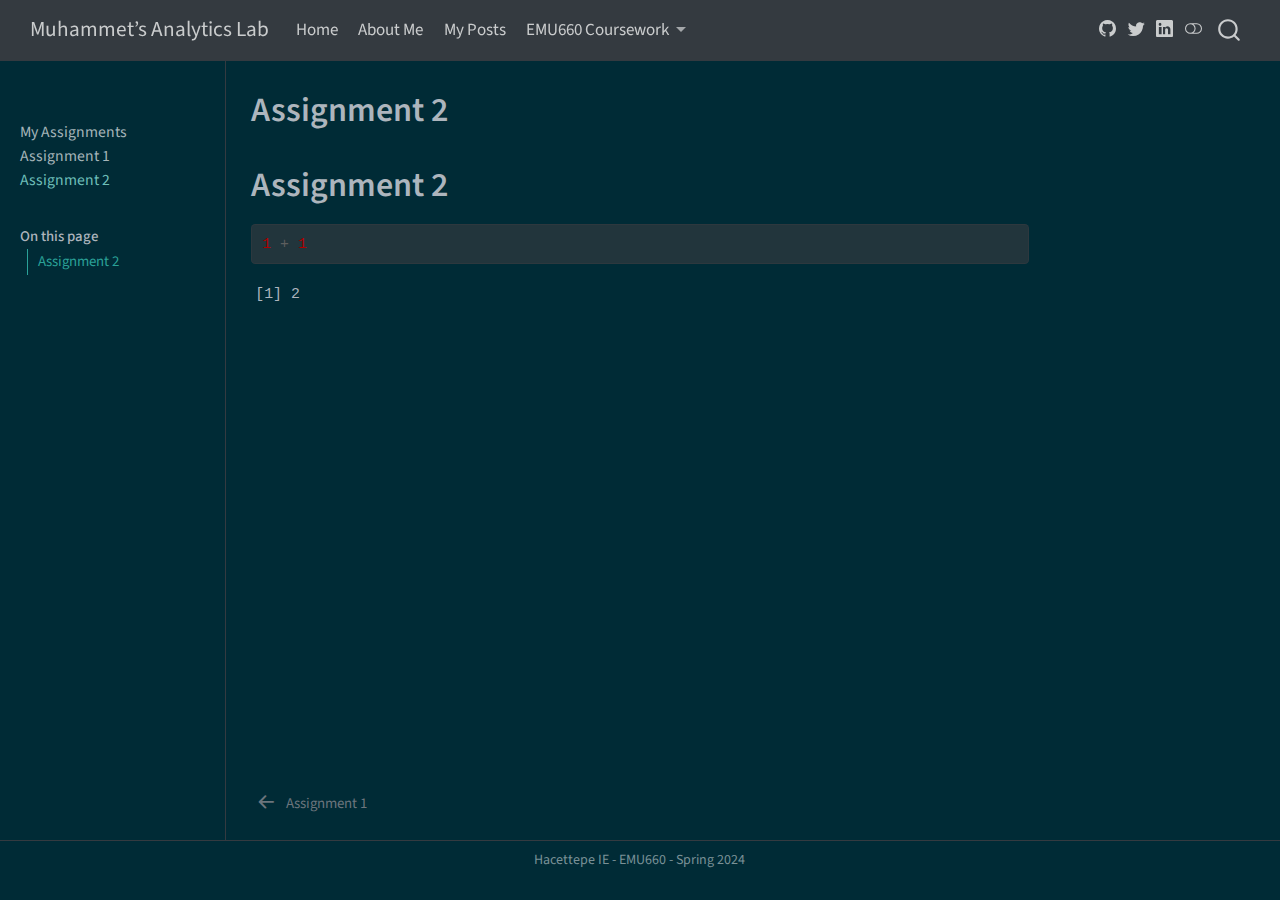
<file: docs/assignments/assignment-2.html>
<!DOCTYPE html>
<html xmlns="http://www.w3.org/1999/xhtml" lang="en" xml:lang="en"><head>

<meta charset="utf-8">
<meta name="generator" content="quarto-1.4.551">

<meta name="viewport" content="width=device-width, initial-scale=1.0, user-scalable=yes">


<title>Muhammet’s Analytics Lab - Assignment 2</title>
<style>
code{white-space: pre-wrap;}
span.smallcaps{font-variant: small-caps;}
div.columns{display: flex; gap: min(4vw, 1.5em);}
div.column{flex: auto; overflow-x: auto;}
div.hanging-indent{margin-left: 1.5em; text-indent: -1.5em;}
ul.task-list{list-style: none;}
ul.task-list li input[type="checkbox"] {
  width: 0.8em;
  margin: 0 0.8em 0.2em -1em; /* quarto-specific, see https://github.com/quarto-dev/quarto-cli/issues/4556 */ 
  vertical-align: middle;
}
/* CSS for syntax highlighting */
pre > code.sourceCode { white-space: pre; position: relative; }
pre > code.sourceCode > span { line-height: 1.25; }
pre > code.sourceCode > span:empty { height: 1.2em; }
.sourceCode { overflow: visible; }
code.sourceCode > span { color: inherit; text-decoration: inherit; }
div.sourceCode { margin: 1em 0; }
pre.sourceCode { margin: 0; }
@media screen {
div.sourceCode { overflow: auto; }
}
@media print {
pre > code.sourceCode { white-space: pre-wrap; }
pre > code.sourceCode > span { text-indent: -5em; padding-left: 5em; }
}
pre.numberSource code
  { counter-reset: source-line 0; }
pre.numberSource code > span
  { position: relative; left: -4em; counter-increment: source-line; }
pre.numberSource code > span > a:first-child::before
  { content: counter(source-line);
    position: relative; left: -1em; text-align: right; vertical-align: baseline;
    border: none; display: inline-block;
    -webkit-touch-callout: none; -webkit-user-select: none;
    -khtml-user-select: none; -moz-user-select: none;
    -ms-user-select: none; user-select: none;
    padding: 0 4px; width: 4em;
  }
pre.numberSource { margin-left: 3em;  padding-left: 4px; }
div.sourceCode
  {   }
@media screen {
pre > code.sourceCode > span > a:first-child::before { text-decoration: underline; }
}
</style>


<script src="../site_libs/quarto-nav/quarto-nav.js"></script>
<script src="../site_libs/quarto-nav/headroom.min.js"></script>
<script src="../site_libs/clipboard/clipboard.min.js"></script>
<script src="../site_libs/quarto-search/autocomplete.umd.js"></script>
<script src="../site_libs/quarto-search/fuse.min.js"></script>
<script src="../site_libs/quarto-search/quarto-search.js"></script>
<meta name="quarto:offset" content="../">
<link href="../assignments/assignment-1.html" rel="prev">
<script src="../site_libs/quarto-html/quarto.js"></script>
<script src="../site_libs/quarto-html/popper.min.js"></script>
<script src="../site_libs/quarto-html/tippy.umd.min.js"></script>
<script src="../site_libs/quarto-html/anchor.min.js"></script>
<link href="../site_libs/quarto-html/tippy.css" rel="stylesheet">
<link href="../site_libs/quarto-html/quarto-syntax-highlighting.css" rel="stylesheet" class="quarto-color-scheme" id="quarto-text-highlighting-styles">
<link href="../site_libs/quarto-html/quarto-syntax-highlighting-dark.css" rel="prefetch" class="quarto-color-scheme quarto-color-alternate" id="quarto-text-highlighting-styles">
<script src="../site_libs/bootstrap/bootstrap.min.js"></script>
<link href="../site_libs/bootstrap/bootstrap-icons.css" rel="stylesheet">
<link href="../site_libs/bootstrap/bootstrap.min.css" rel="stylesheet" class="quarto-color-scheme" id="quarto-bootstrap" data-mode="light">
<link href="../site_libs/bootstrap/bootstrap-dark.min.css" rel="prefetch" class="quarto-color-scheme quarto-color-alternate" id="quarto-bootstrap" data-mode="dark">
<script id="quarto-search-options" type="application/json">{
  "location": "navbar",
  "copy-button": false,
  "collapse-after": 3,
  "panel-placement": "end",
  "type": "overlay",
  "limit": 50,
  "keyboard-shortcut": [
    "f",
    "/",
    "s"
  ],
  "show-item-context": false,
  "language": {
    "search-no-results-text": "No results",
    "search-matching-documents-text": "matching documents",
    "search-copy-link-title": "Copy link to search",
    "search-hide-matches-text": "Hide additional matches",
    "search-more-match-text": "more match in this document",
    "search-more-matches-text": "more matches in this document",
    "search-clear-button-title": "Clear",
    "search-text-placeholder": "",
    "search-detached-cancel-button-title": "Cancel",
    "search-submit-button-title": "Submit",
    "search-label": "Search"
  }
}</script>


<link rel="stylesheet" href="../styles.css">
</head>

<body class="nav-sidebar docked nav-fixed">

<div id="quarto-search-results"></div>
  <header id="quarto-header" class="headroom fixed-top">
    <nav class="navbar navbar-expand-lg " data-bs-theme="dark">
      <div class="navbar-container container-fluid">
      <div class="navbar-brand-container mx-auto">
    <a class="navbar-brand" href="../index.html">
    <span class="navbar-title">Muhammet’s Analytics Lab</span>
    </a>
  </div>
            <div id="quarto-search" class="" title="Search"></div>
          <button class="navbar-toggler" type="button" data-bs-toggle="collapse" data-bs-target="#navbarCollapse" aria-controls="navbarCollapse" aria-expanded="false" aria-label="Toggle navigation" onclick="if (window.quartoToggleHeadroom) { window.quartoToggleHeadroom(); }">
  <span class="navbar-toggler-icon"></span>
</button>
          <div class="collapse navbar-collapse" id="navbarCollapse">
            <ul class="navbar-nav navbar-nav-scroll me-auto">
  <li class="nav-item">
    <a class="nav-link" href="../index.html"> 
<span class="menu-text">Home</span></a>
  </li>  
  <li class="nav-item">
    <a class="nav-link" href="../about.html"> 
<span class="menu-text">About Me</span></a>
  </li>  
  <li class="nav-item">
    <a class="nav-link" href="../posts.html"> 
<span class="menu-text">My Posts</span></a>
  </li>  
  <li class="nav-item dropdown ">
    <a class="nav-link dropdown-toggle" href="#" id="nav-menu-emu660-coursework" role="button" data-bs-toggle="dropdown" aria-expanded="false">
 <span class="menu-text">EMU660 Coursework</span>
    </a>
    <ul class="dropdown-menu" aria-labelledby="nav-menu-emu660-coursework">    
        <li>
    <a class="dropdown-item" href="../assignments.html">
 <span class="dropdown-text">Assignments</span></a>
  </li>  
        <li>
    <a class="dropdown-item" href="../project.html">
 <span class="dropdown-text">Project</span></a>
  </li>  
    </ul>
  </li>
</ul>
          </div> <!-- /navcollapse -->
          <div class="quarto-navbar-tools tools-wide">
    <a href="https://twitter.com" title="" class="quarto-navigation-tool px-1" aria-label=""><i class="bi bi-github"></i></a>
    <a href="https://twitter.com" title="" class="quarto-navigation-tool px-1" aria-label=""><i class="bi bi-twitter"></i></a>
    <a href="https://linkedin.com" title="" class="quarto-navigation-tool px-1" aria-label=""><i class="bi bi-linkedin"></i></a>
  <a href="" class="quarto-color-scheme-toggle quarto-navigation-tool  px-1" onclick="window.quartoToggleColorScheme(); return false;" title="Toggle dark mode"><i class="bi"></i></a>
</div>
      </div> <!-- /container-fluid -->
    </nav>
  <nav class="quarto-secondary-nav">
    <div class="container-fluid d-flex">
      <button type="button" class="quarto-btn-toggle btn" data-bs-toggle="collapse" data-bs-target=".quarto-sidebar-collapse-item" aria-controls="quarto-sidebar" aria-expanded="false" aria-label="Toggle sidebar navigation" onclick="if (window.quartoToggleHeadroom) { window.quartoToggleHeadroom(); }">
        <i class="bi bi-layout-text-sidebar-reverse"></i>
      </button>
        <nav class="quarto-page-breadcrumbs" aria-label="breadcrumb"><ol class="breadcrumb"><li class="breadcrumb-item"><a href="../assignments/assignment-2.html">Assignment 2</a></li></ol></nav>
        <a class="flex-grow-1" role="button" data-bs-toggle="collapse" data-bs-target=".quarto-sidebar-collapse-item" aria-controls="quarto-sidebar" aria-expanded="false" aria-label="Toggle sidebar navigation" onclick="if (window.quartoToggleHeadroom) { window.quartoToggleHeadroom(); }">      
        </a>
      <button type="button" class="btn quarto-search-button" aria-label="" onclick="window.quartoOpenSearch();">
        <i class="bi bi-search"></i>
      </button>
    </div>
  </nav>
</header>
<!-- content -->
<div id="quarto-content" class="quarto-container page-columns page-rows-contents page-layout-article page-navbar">
<!-- sidebar -->
  <nav id="quarto-sidebar" class="sidebar collapse collapse-horizontal quarto-sidebar-collapse-item sidebar-navigation docked overflow-auto">
        <div class="mt-2 flex-shrink-0 align-items-center">
        <div class="sidebar-search">
        <div id="quarto-search" class="" title="Search"></div>
        </div>
        </div>
    <div class="sidebar-menu-container"> 
    <ul class="list-unstyled mt-1">
        <li class="sidebar-item">
  <div class="sidebar-item-container"> 
  <a href="../assignments.html" class="sidebar-item-text sidebar-link">
 <span class="menu-text">My Assignments</span></a>
  </div>
</li>
        <li class="sidebar-item">
  <div class="sidebar-item-container"> 
  <a href="../assignments/assignment-1.html" class="sidebar-item-text sidebar-link">
 <span class="menu-text">Assignment 1</span></a>
  </div>
</li>
        <li class="sidebar-item">
  <div class="sidebar-item-container"> 
  <a href="../assignments/assignment-2.html" class="sidebar-item-text sidebar-link active">
 <span class="menu-text">Assignment 2</span></a>
  </div>
</li>
    </ul>
    </div>
    <nav id="TOC" role="doc-toc" class="toc-active">
    <h2 id="toc-title">On this page</h2>
   
  <ul>
  <li><a href="#assignment-2" id="toc-assignment-2" class="nav-link active" data-scroll-target="#assignment-2">Assignment 2</a></li>
  </ul>
</nav>
</nav>
<div id="quarto-sidebar-glass" class="quarto-sidebar-collapse-item" data-bs-toggle="collapse" data-bs-target=".quarto-sidebar-collapse-item"></div>
<!-- margin-sidebar -->
    <div id="quarto-margin-sidebar" class="sidebar margin-sidebar">
    </div>
<!-- main -->
<main class="content" id="quarto-document-content">

<header id="title-block-header" class="quarto-title-block default">
<div class="quarto-title">
<h1 class="title">Assignment 2</h1>
</div>



<div class="quarto-title-meta">

    
  
    
  </div>
  


</header>


<section id="assignment-2" class="level1">
<h1>Assignment 2</h1>
<div class="cell">
<div class="sourceCode cell-code" id="cb1"><pre class="sourceCode r code-with-copy"><code class="sourceCode r"><span id="cb1-1"><a href="#cb1-1" aria-hidden="true" tabindex="-1"></a><span class="dv">1</span> <span class="sc">+</span> <span class="dv">1</span></span></code><button title="Copy to Clipboard" class="code-copy-button"><i class="bi"></i></button></pre></div>
<div class="cell-output cell-output-stdout">
<pre><code>[1] 2</code></pre>
</div>
</div>


</section>

<a onclick="window.scrollTo(0, 0); return false;" role="button" id="quarto-back-to-top"><i class="bi bi-arrow-up"></i> Back to top</a></main> <!-- /main -->
<script id="quarto-html-after-body" type="application/javascript">
window.document.addEventListener("DOMContentLoaded", function (event) {
  const toggleBodyColorMode = (bsSheetEl) => {
    const mode = bsSheetEl.getAttribute("data-mode");
    const bodyEl = window.document.querySelector("body");
    if (mode === "dark") {
      bodyEl.classList.add("quarto-dark");
      bodyEl.classList.remove("quarto-light");
    } else {
      bodyEl.classList.add("quarto-light");
      bodyEl.classList.remove("quarto-dark");
    }
  }
  const toggleBodyColorPrimary = () => {
    const bsSheetEl = window.document.querySelector("link#quarto-bootstrap");
    if (bsSheetEl) {
      toggleBodyColorMode(bsSheetEl);
    }
  }
  toggleBodyColorPrimary();  
  const disableStylesheet = (stylesheets) => {
    for (let i=0; i < stylesheets.length; i++) {
      const stylesheet = stylesheets[i];
      stylesheet.rel = 'prefetch';
    }
  }
  const enableStylesheet = (stylesheets) => {
    for (let i=0; i < stylesheets.length; i++) {
      const stylesheet = stylesheets[i];
      stylesheet.rel = 'stylesheet';
    }
  }
  const manageTransitions = (selector, allowTransitions) => {
    const els = window.document.querySelectorAll(selector);
    for (let i=0; i < els.length; i++) {
      const el = els[i];
      if (allowTransitions) {
        el.classList.remove('notransition');
      } else {
        el.classList.add('notransition');
      }
    }
  }
  const toggleGiscusIfUsed = (isAlternate, darkModeDefault) => {
    const baseTheme = document.querySelector('#giscus-base-theme')?.value ?? 'light';
    const alternateTheme = document.querySelector('#giscus-alt-theme')?.value ?? 'dark';
    let newTheme = '';
    if(darkModeDefault) {
      newTheme = isAlternate ? baseTheme : alternateTheme;
    } else {
      newTheme = isAlternate ? alternateTheme : baseTheme;
    }
    const changeGiscusTheme = () => {
      // From: https://github.com/giscus/giscus/issues/336
      const sendMessage = (message) => {
        const iframe = document.querySelector('iframe.giscus-frame');
        if (!iframe) return;
        iframe.contentWindow.postMessage({ giscus: message }, 'https://giscus.app');
      }
      sendMessage({
        setConfig: {
          theme: newTheme
        }
      });
    }
    const isGiscussLoaded = window.document.querySelector('iframe.giscus-frame') !== null;
    if (isGiscussLoaded) {
      changeGiscusTheme();
    }
  }
  const toggleColorMode = (alternate) => {
    // Switch the stylesheets
    const alternateStylesheets = window.document.querySelectorAll('link.quarto-color-scheme.quarto-color-alternate');
    manageTransitions('#quarto-margin-sidebar .nav-link', false);
    if (alternate) {
      enableStylesheet(alternateStylesheets);
      for (const sheetNode of alternateStylesheets) {
        if (sheetNode.id === "quarto-bootstrap") {
          toggleBodyColorMode(sheetNode);
        }
      }
    } else {
      disableStylesheet(alternateStylesheets);
      toggleBodyColorPrimary();
    }
    manageTransitions('#quarto-margin-sidebar .nav-link', true);
    // Switch the toggles
    const toggles = window.document.querySelectorAll('.quarto-color-scheme-toggle');
    for (let i=0; i < toggles.length; i++) {
      const toggle = toggles[i];
      if (toggle) {
        if (alternate) {
          toggle.classList.add("alternate");     
        } else {
          toggle.classList.remove("alternate");
        }
      }
    }
    // Hack to workaround the fact that safari doesn't
    // properly recolor the scrollbar when toggling (#1455)
    if (navigator.userAgent.indexOf('Safari') > 0 && navigator.userAgent.indexOf('Chrome') == -1) {
      manageTransitions("body", false);
      window.scrollTo(0, 1);
      setTimeout(() => {
        window.scrollTo(0, 0);
        manageTransitions("body", true);
      }, 40);  
    }
  }
  const isFileUrl = () => { 
    return window.location.protocol === 'file:';
  }
  const hasAlternateSentinel = () => {  
    let styleSentinel = getColorSchemeSentinel();
    if (styleSentinel !== null) {
      return styleSentinel === "alternate";
    } else {
      return false;
    }
  }
  const setStyleSentinel = (alternate) => {
    const value = alternate ? "alternate" : "default";
    if (!isFileUrl()) {
      window.localStorage.setItem("quarto-color-scheme", value);
    } else {
      localAlternateSentinel = value;
    }
  }
  const getColorSchemeSentinel = () => {
    if (!isFileUrl()) {
      const storageValue = window.localStorage.getItem("quarto-color-scheme");
      return storageValue != null ? storageValue : localAlternateSentinel;
    } else {
      return localAlternateSentinel;
    }
  }
  const darkModeDefault = false;
  let localAlternateSentinel = darkModeDefault ? 'alternate' : 'default';
  // Dark / light mode switch
  window.quartoToggleColorScheme = () => {
    // Read the current dark / light value 
    let toAlternate = !hasAlternateSentinel();
    toggleColorMode(toAlternate);
    setStyleSentinel(toAlternate);
    toggleGiscusIfUsed(toAlternate, darkModeDefault);
  };
  // Ensure there is a toggle, if there isn't float one in the top right
  if (window.document.querySelector('.quarto-color-scheme-toggle') === null) {
    const a = window.document.createElement('a');
    a.classList.add('top-right');
    a.classList.add('quarto-color-scheme-toggle');
    a.href = "";
    a.onclick = function() { try { window.quartoToggleColorScheme(); } catch {} return false; };
    const i = window.document.createElement("i");
    i.classList.add('bi');
    a.appendChild(i);
    window.document.body.appendChild(a);
  }
  // Switch to dark mode if need be
  if (hasAlternateSentinel()) {
    toggleColorMode(true);
  } else {
    toggleColorMode(false);
  }
  const icon = "";
  const anchorJS = new window.AnchorJS();
  anchorJS.options = {
    placement: 'right',
    icon: icon
  };
  anchorJS.add('.anchored');
  const isCodeAnnotation = (el) => {
    for (const clz of el.classList) {
      if (clz.startsWith('code-annotation-')) {                     
        return true;
      }
    }
    return false;
  }
  const clipboard = new window.ClipboardJS('.code-copy-button', {
    text: function(trigger) {
      const codeEl = trigger.previousElementSibling.cloneNode(true);
      for (const childEl of codeEl.children) {
        if (isCodeAnnotation(childEl)) {
          childEl.remove();
        }
      }
      return codeEl.innerText;
    }
  });
  clipboard.on('success', function(e) {
    // button target
    const button = e.trigger;
    // don't keep focus
    button.blur();
    // flash "checked"
    button.classList.add('code-copy-button-checked');
    var currentTitle = button.getAttribute("title");
    button.setAttribute("title", "Copied!");
    let tooltip;
    if (window.bootstrap) {
      button.setAttribute("data-bs-toggle", "tooltip");
      button.setAttribute("data-bs-placement", "left");
      button.setAttribute("data-bs-title", "Copied!");
      tooltip = new bootstrap.Tooltip(button, 
        { trigger: "manual", 
          customClass: "code-copy-button-tooltip",
          offset: [0, -8]});
      tooltip.show();    
    }
    setTimeout(function() {
      if (tooltip) {
        tooltip.hide();
        button.removeAttribute("data-bs-title");
        button.removeAttribute("data-bs-toggle");
        button.removeAttribute("data-bs-placement");
      }
      button.setAttribute("title", currentTitle);
      button.classList.remove('code-copy-button-checked');
    }, 1000);
    // clear code selection
    e.clearSelection();
  });
    var localhostRegex = new RegExp(/^(?:http|https):\/\/localhost\:?[0-9]*\//);
    var mailtoRegex = new RegExp(/^mailto:/);
      var filterRegex = new RegExp('/' + window.location.host + '/');
    var isInternal = (href) => {
        return filterRegex.test(href) || localhostRegex.test(href) || mailtoRegex.test(href);
    }
    // Inspect non-navigation links and adorn them if external
 	var links = window.document.querySelectorAll('a[href]:not(.nav-link):not(.navbar-brand):not(.toc-action):not(.sidebar-link):not(.sidebar-item-toggle):not(.pagination-link):not(.no-external):not([aria-hidden]):not(.dropdown-item):not(.quarto-navigation-tool)');
    for (var i=0; i<links.length; i++) {
      const link = links[i];
      if (!isInternal(link.href)) {
        // undo the damage that might have been done by quarto-nav.js in the case of
        // links that we want to consider external
        if (link.dataset.originalHref !== undefined) {
          link.href = link.dataset.originalHref;
        }
      }
    }
  function tippyHover(el, contentFn, onTriggerFn, onUntriggerFn) {
    const config = {
      allowHTML: true,
      maxWidth: 500,
      delay: 100,
      arrow: false,
      appendTo: function(el) {
          return el.parentElement;
      },
      interactive: true,
      interactiveBorder: 10,
      theme: 'quarto',
      placement: 'bottom-start',
    };
    if (contentFn) {
      config.content = contentFn;
    }
    if (onTriggerFn) {
      config.onTrigger = onTriggerFn;
    }
    if (onUntriggerFn) {
      config.onUntrigger = onUntriggerFn;
    }
    window.tippy(el, config); 
  }
  const noterefs = window.document.querySelectorAll('a[role="doc-noteref"]');
  for (var i=0; i<noterefs.length; i++) {
    const ref = noterefs[i];
    tippyHover(ref, function() {
      // use id or data attribute instead here
      let href = ref.getAttribute('data-footnote-href') || ref.getAttribute('href');
      try { href = new URL(href).hash; } catch {}
      const id = href.replace(/^#\/?/, "");
      const note = window.document.getElementById(id);
      if (note) {
        return note.innerHTML;
      } else {
        return "";
      }
    });
  }
  const xrefs = window.document.querySelectorAll('a.quarto-xref');
  const processXRef = (id, note) => {
    // Strip column container classes
    const stripColumnClz = (el) => {
      el.classList.remove("page-full", "page-columns");
      if (el.children) {
        for (const child of el.children) {
          stripColumnClz(child);
        }
      }
    }
    stripColumnClz(note)
    if (id === null || id.startsWith('sec-')) {
      // Special case sections, only their first couple elements
      const container = document.createElement("div");
      if (note.children && note.children.length > 2) {
        container.appendChild(note.children[0].cloneNode(true));
        for (let i = 1; i < note.children.length; i++) {
          const child = note.children[i];
          if (child.tagName === "P" && child.innerText === "") {
            continue;
          } else {
            container.appendChild(child.cloneNode(true));
            break;
          }
        }
        if (window.Quarto?.typesetMath) {
          window.Quarto.typesetMath(container);
        }
        return container.innerHTML
      } else {
        if (window.Quarto?.typesetMath) {
          window.Quarto.typesetMath(note);
        }
        return note.innerHTML;
      }
    } else {
      // Remove any anchor links if they are present
      const anchorLink = note.querySelector('a.anchorjs-link');
      if (anchorLink) {
        anchorLink.remove();
      }
      if (window.Quarto?.typesetMath) {
        window.Quarto.typesetMath(note);
      }
      // TODO in 1.5, we should make sure this works without a callout special case
      if (note.classList.contains("callout")) {
        return note.outerHTML;
      } else {
        return note.innerHTML;
      }
    }
  }
  for (var i=0; i<xrefs.length; i++) {
    const xref = xrefs[i];
    tippyHover(xref, undefined, function(instance) {
      instance.disable();
      let url = xref.getAttribute('href');
      let hash = undefined; 
      if (url.startsWith('#')) {
        hash = url;
      } else {
        try { hash = new URL(url).hash; } catch {}
      }
      if (hash) {
        const id = hash.replace(/^#\/?/, "");
        const note = window.document.getElementById(id);
        if (note !== null) {
          try {
            const html = processXRef(id, note.cloneNode(true));
            instance.setContent(html);
          } finally {
            instance.enable();
            instance.show();
          }
        } else {
          // See if we can fetch this
          fetch(url.split('#')[0])
          .then(res => res.text())
          .then(html => {
            const parser = new DOMParser();
            const htmlDoc = parser.parseFromString(html, "text/html");
            const note = htmlDoc.getElementById(id);
            if (note !== null) {
              const html = processXRef(id, note);
              instance.setContent(html);
            } 
          }).finally(() => {
            instance.enable();
            instance.show();
          });
        }
      } else {
        // See if we can fetch a full url (with no hash to target)
        // This is a special case and we should probably do some content thinning / targeting
        fetch(url)
        .then(res => res.text())
        .then(html => {
          const parser = new DOMParser();
          const htmlDoc = parser.parseFromString(html, "text/html");
          const note = htmlDoc.querySelector('main.content');
          if (note !== null) {
            // This should only happen for chapter cross references
            // (since there is no id in the URL)
            // remove the first header
            if (note.children.length > 0 && note.children[0].tagName === "HEADER") {
              note.children[0].remove();
            }
            const html = processXRef(null, note);
            instance.setContent(html);
          } 
        }).finally(() => {
          instance.enable();
          instance.show();
        });
      }
    }, function(instance) {
    });
  }
      let selectedAnnoteEl;
      const selectorForAnnotation = ( cell, annotation) => {
        let cellAttr = 'data-code-cell="' + cell + '"';
        let lineAttr = 'data-code-annotation="' +  annotation + '"';
        const selector = 'span[' + cellAttr + '][' + lineAttr + ']';
        return selector;
      }
      const selectCodeLines = (annoteEl) => {
        const doc = window.document;
        const targetCell = annoteEl.getAttribute("data-target-cell");
        const targetAnnotation = annoteEl.getAttribute("data-target-annotation");
        const annoteSpan = window.document.querySelector(selectorForAnnotation(targetCell, targetAnnotation));
        const lines = annoteSpan.getAttribute("data-code-lines").split(",");
        const lineIds = lines.map((line) => {
          return targetCell + "-" + line;
        })
        let top = null;
        let height = null;
        let parent = null;
        if (lineIds.length > 0) {
            //compute the position of the single el (top and bottom and make a div)
            const el = window.document.getElementById(lineIds[0]);
            top = el.offsetTop;
            height = el.offsetHeight;
            parent = el.parentElement.parentElement;
          if (lineIds.length > 1) {
            const lastEl = window.document.getElementById(lineIds[lineIds.length - 1]);
            const bottom = lastEl.offsetTop + lastEl.offsetHeight;
            height = bottom - top;
          }
          if (top !== null && height !== null && parent !== null) {
            // cook up a div (if necessary) and position it 
            let div = window.document.getElementById("code-annotation-line-highlight");
            if (div === null) {
              div = window.document.createElement("div");
              div.setAttribute("id", "code-annotation-line-highlight");
              div.style.position = 'absolute';
              parent.appendChild(div);
            }
            div.style.top = top - 2 + "px";
            div.style.height = height + 4 + "px";
            div.style.left = 0;
            let gutterDiv = window.document.getElementById("code-annotation-line-highlight-gutter");
            if (gutterDiv === null) {
              gutterDiv = window.document.createElement("div");
              gutterDiv.setAttribute("id", "code-annotation-line-highlight-gutter");
              gutterDiv.style.position = 'absolute';
              const codeCell = window.document.getElementById(targetCell);
              const gutter = codeCell.querySelector('.code-annotation-gutter');
              gutter.appendChild(gutterDiv);
            }
            gutterDiv.style.top = top - 2 + "px";
            gutterDiv.style.height = height + 4 + "px";
          }
          selectedAnnoteEl = annoteEl;
        }
      };
      const unselectCodeLines = () => {
        const elementsIds = ["code-annotation-line-highlight", "code-annotation-line-highlight-gutter"];
        elementsIds.forEach((elId) => {
          const div = window.document.getElementById(elId);
          if (div) {
            div.remove();
          }
        });
        selectedAnnoteEl = undefined;
      };
        // Handle positioning of the toggle
    window.addEventListener(
      "resize",
      throttle(() => {
        elRect = undefined;
        if (selectedAnnoteEl) {
          selectCodeLines(selectedAnnoteEl);
        }
      }, 10)
    );
    function throttle(fn, ms) {
    let throttle = false;
    let timer;
      return (...args) => {
        if(!throttle) { // first call gets through
            fn.apply(this, args);
            throttle = true;
        } else { // all the others get throttled
            if(timer) clearTimeout(timer); // cancel #2
            timer = setTimeout(() => {
              fn.apply(this, args);
              timer = throttle = false;
            }, ms);
        }
      };
    }
      // Attach click handler to the DT
      const annoteDls = window.document.querySelectorAll('dt[data-target-cell]');
      for (const annoteDlNode of annoteDls) {
        annoteDlNode.addEventListener('click', (event) => {
          const clickedEl = event.target;
          if (clickedEl !== selectedAnnoteEl) {
            unselectCodeLines();
            const activeEl = window.document.querySelector('dt[data-target-cell].code-annotation-active');
            if (activeEl) {
              activeEl.classList.remove('code-annotation-active');
            }
            selectCodeLines(clickedEl);
            clickedEl.classList.add('code-annotation-active');
          } else {
            // Unselect the line
            unselectCodeLines();
            clickedEl.classList.remove('code-annotation-active');
          }
        });
      }
  const findCites = (el) => {
    const parentEl = el.parentElement;
    if (parentEl) {
      const cites = parentEl.dataset.cites;
      if (cites) {
        return {
          el,
          cites: cites.split(' ')
        };
      } else {
        return findCites(el.parentElement)
      }
    } else {
      return undefined;
    }
  };
  var bibliorefs = window.document.querySelectorAll('a[role="doc-biblioref"]');
  for (var i=0; i<bibliorefs.length; i++) {
    const ref = bibliorefs[i];
    const citeInfo = findCites(ref);
    if (citeInfo) {
      tippyHover(citeInfo.el, function() {
        var popup = window.document.createElement('div');
        citeInfo.cites.forEach(function(cite) {
          var citeDiv = window.document.createElement('div');
          citeDiv.classList.add('hanging-indent');
          citeDiv.classList.add('csl-entry');
          var biblioDiv = window.document.getElementById('ref-' + cite);
          if (biblioDiv) {
            citeDiv.innerHTML = biblioDiv.innerHTML;
          }
          popup.appendChild(citeDiv);
        });
        return popup.innerHTML;
      });
    }
  }
});
</script>
<nav class="page-navigation">
  <div class="nav-page nav-page-previous">
      <a href="../assignments/assignment-1.html" class="pagination-link" aria-label="Assignment 1">
        <i class="bi bi-arrow-left-short"></i> <span class="nav-page-text">Assignment 1</span>
      </a>          
  </div>
  <div class="nav-page nav-page-next">
  </div>
</nav>
</div> <!-- /content -->
<footer class="footer">
  <div class="nav-footer">
    <div class="nav-footer-left">
      &nbsp;
    </div>   
    <div class="nav-footer-center">
<p>Hacettepe IE - EMU660 - Spring 2024</p>
</div>
    <div class="nav-footer-right">
      &nbsp;
    </div>
  </div>
</footer>




</body></html>
</file>
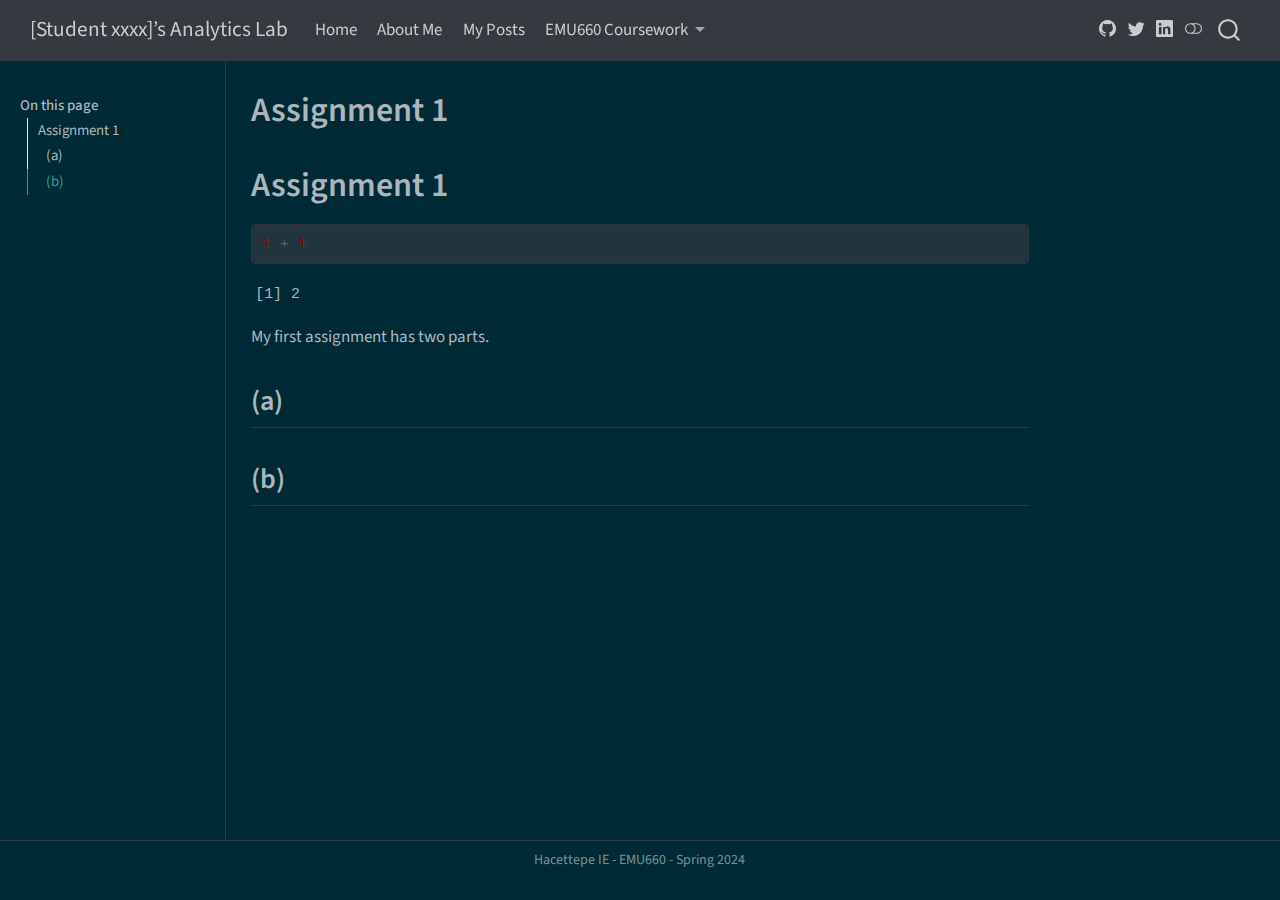
<file: docs/docs/assignments/assignment-1.html>
<!DOCTYPE html>
<html xmlns="http://www.w3.org/1999/xhtml" lang="en" xml:lang="en"><head>

<meta charset="utf-8">
<meta name="generator" content="quarto-1.4.551">

<meta name="viewport" content="width=device-width, initial-scale=1.0, user-scalable=yes">


<title>[Student xxxx]’s Analytics Lab - Assignment 1</title>
<style>
code{white-space: pre-wrap;}
span.smallcaps{font-variant: small-caps;}
div.columns{display: flex; gap: min(4vw, 1.5em);}
div.column{flex: auto; overflow-x: auto;}
div.hanging-indent{margin-left: 1.5em; text-indent: -1.5em;}
ul.task-list{list-style: none;}
ul.task-list li input[type="checkbox"] {
  width: 0.8em;
  margin: 0 0.8em 0.2em -1em; /* quarto-specific, see https://github.com/quarto-dev/quarto-cli/issues/4556 */ 
  vertical-align: middle;
}
/* CSS for syntax highlighting */
pre > code.sourceCode { white-space: pre; position: relative; }
pre > code.sourceCode > span { line-height: 1.25; }
pre > code.sourceCode > span:empty { height: 1.2em; }
.sourceCode { overflow: visible; }
code.sourceCode > span { color: inherit; text-decoration: inherit; }
div.sourceCode { margin: 1em 0; }
pre.sourceCode { margin: 0; }
@media screen {
div.sourceCode { overflow: auto; }
}
@media print {
pre > code.sourceCode { white-space: pre-wrap; }
pre > code.sourceCode > span { text-indent: -5em; padding-left: 5em; }
}
pre.numberSource code
  { counter-reset: source-line 0; }
pre.numberSource code > span
  { position: relative; left: -4em; counter-increment: source-line; }
pre.numberSource code > span > a:first-child::before
  { content: counter(source-line);
    position: relative; left: -1em; text-align: right; vertical-align: baseline;
    border: none; display: inline-block;
    -webkit-touch-callout: none; -webkit-user-select: none;
    -khtml-user-select: none; -moz-user-select: none;
    -ms-user-select: none; user-select: none;
    padding: 0 4px; width: 4em;
  }
pre.numberSource { margin-left: 3em;  padding-left: 4px; }
div.sourceCode
  {   }
@media screen {
pre > code.sourceCode > span > a:first-child::before { text-decoration: underline; }
}
</style>


<script src="../../site_libs/quarto-nav/quarto-nav.js"></script>
<script src="../../site_libs/quarto-nav/headroom.min.js"></script>
<script src="../../site_libs/clipboard/clipboard.min.js"></script>
<script src="../../site_libs/quarto-search/autocomplete.umd.js"></script>
<script src="../../site_libs/quarto-search/fuse.min.js"></script>
<script src="../../site_libs/quarto-search/quarto-search.js"></script>
<meta name="quarto:offset" content="../../">
<script src="../../site_libs/quarto-html/quarto.js"></script>
<script src="../../site_libs/quarto-html/popper.min.js"></script>
<script src="../../site_libs/quarto-html/tippy.umd.min.js"></script>
<script src="../../site_libs/quarto-html/anchor.min.js"></script>
<link href="../../site_libs/quarto-html/tippy.css" rel="stylesheet">
<link href="../../site_libs/quarto-html/quarto-syntax-highlighting.css" rel="stylesheet" class="quarto-color-scheme" id="quarto-text-highlighting-styles">
<link href="../../site_libs/quarto-html/quarto-syntax-highlighting-dark.css" rel="prefetch" class="quarto-color-scheme quarto-color-alternate" id="quarto-text-highlighting-styles">
<script src="../../site_libs/bootstrap/bootstrap.min.js"></script>
<link href="../../site_libs/bootstrap/bootstrap-icons.css" rel="stylesheet">
<link href="../../site_libs/bootstrap/bootstrap.min.css" rel="stylesheet" class="quarto-color-scheme" id="quarto-bootstrap" data-mode="light">
<link href="../../site_libs/bootstrap/bootstrap-dark.min.css" rel="prefetch" class="quarto-color-scheme quarto-color-alternate" id="quarto-bootstrap" data-mode="dark">
<script id="quarto-search-options" type="application/json">{
  "location": "navbar",
  "copy-button": false,
  "collapse-after": 3,
  "panel-placement": "end",
  "type": "overlay",
  "limit": 50,
  "keyboard-shortcut": [
    "f",
    "/",
    "s"
  ],
  "show-item-context": false,
  "language": {
    "search-no-results-text": "No results",
    "search-matching-documents-text": "matching documents",
    "search-copy-link-title": "Copy link to search",
    "search-hide-matches-text": "Hide additional matches",
    "search-more-match-text": "more match in this document",
    "search-more-matches-text": "more matches in this document",
    "search-clear-button-title": "Clear",
    "search-text-placeholder": "",
    "search-detached-cancel-button-title": "Cancel",
    "search-submit-button-title": "Submit",
    "search-label": "Search"
  }
}</script>


<link rel="stylesheet" href="../../styles.css">
</head>

<body class="docked nav-fixed">

<div id="quarto-search-results"></div>
  <header id="quarto-header" class="headroom fixed-top">
    <nav class="navbar navbar-expand-lg " data-bs-theme="dark">
      <div class="navbar-container container-fluid">
      <div class="navbar-brand-container mx-auto">
    <a class="navbar-brand" href="../../index.html">
    <span class="navbar-title">[Student xxxx]’s Analytics Lab</span>
    </a>
  </div>
            <div id="quarto-search" class="" title="Search"></div>
          <button class="navbar-toggler" type="button" data-bs-toggle="collapse" data-bs-target="#navbarCollapse" aria-controls="navbarCollapse" aria-expanded="false" aria-label="Toggle navigation" onclick="if (window.quartoToggleHeadroom) { window.quartoToggleHeadroom(); }">
  <span class="navbar-toggler-icon"></span>
</button>
          <div class="collapse navbar-collapse" id="navbarCollapse">
            <ul class="navbar-nav navbar-nav-scroll me-auto">
  <li class="nav-item">
    <a class="nav-link" href="../../index.html"> 
<span class="menu-text">Home</span></a>
  </li>  
  <li class="nav-item">
    <a class="nav-link" href="../../about.html"> 
<span class="menu-text">About Me</span></a>
  </li>  
  <li class="nav-item">
    <a class="nav-link" href="../../posts.html"> 
<span class="menu-text">My Posts</span></a>
  </li>  
  <li class="nav-item dropdown ">
    <a class="nav-link dropdown-toggle" href="#" id="nav-menu-emu660-coursework" role="button" data-bs-toggle="dropdown" aria-expanded="false">
 <span class="menu-text">EMU660 Coursework</span>
    </a>
    <ul class="dropdown-menu" aria-labelledby="nav-menu-emu660-coursework">    
        <li>
    <a class="dropdown-item" href="../../assignments.html">
 <span class="dropdown-text">Assignments</span></a>
  </li>  
        <li>
    <a class="dropdown-item" href="../../project.html">
 <span class="dropdown-text">Project</span></a>
  </li>  
    </ul>
  </li>
</ul>
          </div> <!-- /navcollapse -->
          <div class="quarto-navbar-tools tools-wide">
    <a href="https://twitter.com" title="" class="quarto-navigation-tool px-1" aria-label=""><i class="bi bi-github"></i></a>
    <a href="https://twitter.com" title="" class="quarto-navigation-tool px-1" aria-label=""><i class="bi bi-twitter"></i></a>
    <a href="https://linkedin.com" title="" class="quarto-navigation-tool px-1" aria-label=""><i class="bi bi-linkedin"></i></a>
  <a href="" class="quarto-color-scheme-toggle quarto-navigation-tool  px-1" onclick="window.quartoToggleColorScheme(); return false;" title="Toggle dark mode"><i class="bi"></i></a>
</div>
      </div> <!-- /container-fluid -->
    </nav>
</header>
<!-- content -->
<div id="quarto-content" class="quarto-container page-columns page-rows-contents page-layout-article page-navbar">
<!-- sidebar -->
  <nav id="quarto-sidebar" class="sidebar collapse collapse-horizontal quarto-sidebar-collapse-item sidebar-navigation docked overflow-auto">
    <nav id="TOC" role="doc-toc" class="toc-active">
    <h2 id="toc-title">On this page</h2>
   
  <ul>
  <li><a href="#assignment-1" id="toc-assignment-1" class="nav-link active" data-scroll-target="#assignment-1">Assignment 1</a>
  <ul class="collapse">
  <li><a href="#a" id="toc-a" class="nav-link" data-scroll-target="#a">(a)</a></li>
  <li><a href="#b" id="toc-b" class="nav-link" data-scroll-target="#b">(b)</a></li>
  </ul></li>
  </ul>
</nav>
</nav>
<div id="quarto-sidebar-glass" class="quarto-sidebar-collapse-item" data-bs-toggle="collapse" data-bs-target=".quarto-sidebar-collapse-item"></div>
<!-- margin-sidebar -->
    <div id="quarto-margin-sidebar" class="sidebar margin-sidebar">
    </div>
<!-- main -->
<main class="content" id="quarto-document-content">

<header id="title-block-header" class="quarto-title-block default">
<div class="quarto-title">
<h1 class="title">Assignment 1</h1>
</div>



<div class="quarto-title-meta">

    
  
    
  </div>
  


</header>


<section id="assignment-1" class="level1">
<h1>Assignment 1</h1>
<div class="cell">
<div class="sourceCode cell-code" id="cb1"><pre class="sourceCode r code-with-copy"><code class="sourceCode r"><span id="cb1-1"><a href="#cb1-1" aria-hidden="true" tabindex="-1"></a><span class="dv">1</span> <span class="sc">+</span> <span class="dv">1</span></span></code><button title="Copy to Clipboard" class="code-copy-button"><i class="bi"></i></button></pre></div>
<div class="cell-output cell-output-stdout">
<pre><code>[1] 2</code></pre>
</div>
</div>
<p>My first assignment has two parts.</p>
<section id="a" class="level2">
<h2 class="anchored" data-anchor-id="a">(a)</h2>
</section>
<section id="b" class="level2">
<h2 class="anchored" data-anchor-id="b">(b)</h2>


</section>
</section>

<a onclick="window.scrollTo(0, 0); return false;" role="button" id="quarto-back-to-top"><i class="bi bi-arrow-up"></i> Back to top</a></main> <!-- /main -->
<script id="quarto-html-after-body" type="application/javascript">
window.document.addEventListener("DOMContentLoaded", function (event) {
  const toggleBodyColorMode = (bsSheetEl) => {
    const mode = bsSheetEl.getAttribute("data-mode");
    const bodyEl = window.document.querySelector("body");
    if (mode === "dark") {
      bodyEl.classList.add("quarto-dark");
      bodyEl.classList.remove("quarto-light");
    } else {
      bodyEl.classList.add("quarto-light");
      bodyEl.classList.remove("quarto-dark");
    }
  }
  const toggleBodyColorPrimary = () => {
    const bsSheetEl = window.document.querySelector("link#quarto-bootstrap");
    if (bsSheetEl) {
      toggleBodyColorMode(bsSheetEl);
    }
  }
  toggleBodyColorPrimary();  
  const disableStylesheet = (stylesheets) => {
    for (let i=0; i < stylesheets.length; i++) {
      const stylesheet = stylesheets[i];
      stylesheet.rel = 'prefetch';
    }
  }
  const enableStylesheet = (stylesheets) => {
    for (let i=0; i < stylesheets.length; i++) {
      const stylesheet = stylesheets[i];
      stylesheet.rel = 'stylesheet';
    }
  }
  const manageTransitions = (selector, allowTransitions) => {
    const els = window.document.querySelectorAll(selector);
    for (let i=0; i < els.length; i++) {
      const el = els[i];
      if (allowTransitions) {
        el.classList.remove('notransition');
      } else {
        el.classList.add('notransition');
      }
    }
  }
  const toggleGiscusIfUsed = (isAlternate, darkModeDefault) => {
    const baseTheme = document.querySelector('#giscus-base-theme')?.value ?? 'light';
    const alternateTheme = document.querySelector('#giscus-alt-theme')?.value ?? 'dark';
    let newTheme = '';
    if(darkModeDefault) {
      newTheme = isAlternate ? baseTheme : alternateTheme;
    } else {
      newTheme = isAlternate ? alternateTheme : baseTheme;
    }
    const changeGiscusTheme = () => {
      // From: https://github.com/giscus/giscus/issues/336
      const sendMessage = (message) => {
        const iframe = document.querySelector('iframe.giscus-frame');
        if (!iframe) return;
        iframe.contentWindow.postMessage({ giscus: message }, 'https://giscus.app');
      }
      sendMessage({
        setConfig: {
          theme: newTheme
        }
      });
    }
    const isGiscussLoaded = window.document.querySelector('iframe.giscus-frame') !== null;
    if (isGiscussLoaded) {
      changeGiscusTheme();
    }
  }
  const toggleColorMode = (alternate) => {
    // Switch the stylesheets
    const alternateStylesheets = window.document.querySelectorAll('link.quarto-color-scheme.quarto-color-alternate');
    manageTransitions('#quarto-margin-sidebar .nav-link', false);
    if (alternate) {
      enableStylesheet(alternateStylesheets);
      for (const sheetNode of alternateStylesheets) {
        if (sheetNode.id === "quarto-bootstrap") {
          toggleBodyColorMode(sheetNode);
        }
      }
    } else {
      disableStylesheet(alternateStylesheets);
      toggleBodyColorPrimary();
    }
    manageTransitions('#quarto-margin-sidebar .nav-link', true);
    // Switch the toggles
    const toggles = window.document.querySelectorAll('.quarto-color-scheme-toggle');
    for (let i=0; i < toggles.length; i++) {
      const toggle = toggles[i];
      if (toggle) {
        if (alternate) {
          toggle.classList.add("alternate");     
        } else {
          toggle.classList.remove("alternate");
        }
      }
    }
    // Hack to workaround the fact that safari doesn't
    // properly recolor the scrollbar when toggling (#1455)
    if (navigator.userAgent.indexOf('Safari') > 0 && navigator.userAgent.indexOf('Chrome') == -1) {
      manageTransitions("body", false);
      window.scrollTo(0, 1);
      setTimeout(() => {
        window.scrollTo(0, 0);
        manageTransitions("body", true);
      }, 40);  
    }
  }
  const isFileUrl = () => { 
    return window.location.protocol === 'file:';
  }
  const hasAlternateSentinel = () => {  
    let styleSentinel = getColorSchemeSentinel();
    if (styleSentinel !== null) {
      return styleSentinel === "alternate";
    } else {
      return false;
    }
  }
  const setStyleSentinel = (alternate) => {
    const value = alternate ? "alternate" : "default";
    if (!isFileUrl()) {
      window.localStorage.setItem("quarto-color-scheme", value);
    } else {
      localAlternateSentinel = value;
    }
  }
  const getColorSchemeSentinel = () => {
    if (!isFileUrl()) {
      const storageValue = window.localStorage.getItem("quarto-color-scheme");
      return storageValue != null ? storageValue : localAlternateSentinel;
    } else {
      return localAlternateSentinel;
    }
  }
  const darkModeDefault = false;
  let localAlternateSentinel = darkModeDefault ? 'alternate' : 'default';
  // Dark / light mode switch
  window.quartoToggleColorScheme = () => {
    // Read the current dark / light value 
    let toAlternate = !hasAlternateSentinel();
    toggleColorMode(toAlternate);
    setStyleSentinel(toAlternate);
    toggleGiscusIfUsed(toAlternate, darkModeDefault);
  };
  // Ensure there is a toggle, if there isn't float one in the top right
  if (window.document.querySelector('.quarto-color-scheme-toggle') === null) {
    const a = window.document.createElement('a');
    a.classList.add('top-right');
    a.classList.add('quarto-color-scheme-toggle');
    a.href = "";
    a.onclick = function() { try { window.quartoToggleColorScheme(); } catch {} return false; };
    const i = window.document.createElement("i");
    i.classList.add('bi');
    a.appendChild(i);
    window.document.body.appendChild(a);
  }
  // Switch to dark mode if need be
  if (hasAlternateSentinel()) {
    toggleColorMode(true);
  } else {
    toggleColorMode(false);
  }
  const icon = "";
  const anchorJS = new window.AnchorJS();
  anchorJS.options = {
    placement: 'right',
    icon: icon
  };
  anchorJS.add('.anchored');
  const isCodeAnnotation = (el) => {
    for (const clz of el.classList) {
      if (clz.startsWith('code-annotation-')) {                     
        return true;
      }
    }
    return false;
  }
  const clipboard = new window.ClipboardJS('.code-copy-button', {
    text: function(trigger) {
      const codeEl = trigger.previousElementSibling.cloneNode(true);
      for (const childEl of codeEl.children) {
        if (isCodeAnnotation(childEl)) {
          childEl.remove();
        }
      }
      return codeEl.innerText;
    }
  });
  clipboard.on('success', function(e) {
    // button target
    const button = e.trigger;
    // don't keep focus
    button.blur();
    // flash "checked"
    button.classList.add('code-copy-button-checked');
    var currentTitle = button.getAttribute("title");
    button.setAttribute("title", "Copied!");
    let tooltip;
    if (window.bootstrap) {
      button.setAttribute("data-bs-toggle", "tooltip");
      button.setAttribute("data-bs-placement", "left");
      button.setAttribute("data-bs-title", "Copied!");
      tooltip = new bootstrap.Tooltip(button, 
        { trigger: "manual", 
          customClass: "code-copy-button-tooltip",
          offset: [0, -8]});
      tooltip.show();    
    }
    setTimeout(function() {
      if (tooltip) {
        tooltip.hide();
        button.removeAttribute("data-bs-title");
        button.removeAttribute("data-bs-toggle");
        button.removeAttribute("data-bs-placement");
      }
      button.setAttribute("title", currentTitle);
      button.classList.remove('code-copy-button-checked');
    }, 1000);
    // clear code selection
    e.clearSelection();
  });
    var localhostRegex = new RegExp(/^(?:http|https):\/\/localhost\:?[0-9]*\//);
    var mailtoRegex = new RegExp(/^mailto:/);
      var filterRegex = new RegExp('/' + window.location.host + '/');
    var isInternal = (href) => {
        return filterRegex.test(href) || localhostRegex.test(href) || mailtoRegex.test(href);
    }
    // Inspect non-navigation links and adorn them if external
 	var links = window.document.querySelectorAll('a[href]:not(.nav-link):not(.navbar-brand):not(.toc-action):not(.sidebar-link):not(.sidebar-item-toggle):not(.pagination-link):not(.no-external):not([aria-hidden]):not(.dropdown-item):not(.quarto-navigation-tool)');
    for (var i=0; i<links.length; i++) {
      const link = links[i];
      if (!isInternal(link.href)) {
        // undo the damage that might have been done by quarto-nav.js in the case of
        // links that we want to consider external
        if (link.dataset.originalHref !== undefined) {
          link.href = link.dataset.originalHref;
        }
      }
    }
  function tippyHover(el, contentFn, onTriggerFn, onUntriggerFn) {
    const config = {
      allowHTML: true,
      maxWidth: 500,
      delay: 100,
      arrow: false,
      appendTo: function(el) {
          return el.parentElement;
      },
      interactive: true,
      interactiveBorder: 10,
      theme: 'quarto',
      placement: 'bottom-start',
    };
    if (contentFn) {
      config.content = contentFn;
    }
    if (onTriggerFn) {
      config.onTrigger = onTriggerFn;
    }
    if (onUntriggerFn) {
      config.onUntrigger = onUntriggerFn;
    }
    window.tippy(el, config); 
  }
  const noterefs = window.document.querySelectorAll('a[role="doc-noteref"]');
  for (var i=0; i<noterefs.length; i++) {
    const ref = noterefs[i];
    tippyHover(ref, function() {
      // use id or data attribute instead here
      let href = ref.getAttribute('data-footnote-href') || ref.getAttribute('href');
      try { href = new URL(href).hash; } catch {}
      const id = href.replace(/^#\/?/, "");
      const note = window.document.getElementById(id);
      if (note) {
        return note.innerHTML;
      } else {
        return "";
      }
    });
  }
  const xrefs = window.document.querySelectorAll('a.quarto-xref');
  const processXRef = (id, note) => {
    // Strip column container classes
    const stripColumnClz = (el) => {
      el.classList.remove("page-full", "page-columns");
      if (el.children) {
        for (const child of el.children) {
          stripColumnClz(child);
        }
      }
    }
    stripColumnClz(note)
    if (id === null || id.startsWith('sec-')) {
      // Special case sections, only their first couple elements
      const container = document.createElement("div");
      if (note.children && note.children.length > 2) {
        container.appendChild(note.children[0].cloneNode(true));
        for (let i = 1; i < note.children.length; i++) {
          const child = note.children[i];
          if (child.tagName === "P" && child.innerText === "") {
            continue;
          } else {
            container.appendChild(child.cloneNode(true));
            break;
          }
        }
        if (window.Quarto?.typesetMath) {
          window.Quarto.typesetMath(container);
        }
        return container.innerHTML
      } else {
        if (window.Quarto?.typesetMath) {
          window.Quarto.typesetMath(note);
        }
        return note.innerHTML;
      }
    } else {
      // Remove any anchor links if they are present
      const anchorLink = note.querySelector('a.anchorjs-link');
      if (anchorLink) {
        anchorLink.remove();
      }
      if (window.Quarto?.typesetMath) {
        window.Quarto.typesetMath(note);
      }
      // TODO in 1.5, we should make sure this works without a callout special case
      if (note.classList.contains("callout")) {
        return note.outerHTML;
      } else {
        return note.innerHTML;
      }
    }
  }
  for (var i=0; i<xrefs.length; i++) {
    const xref = xrefs[i];
    tippyHover(xref, undefined, function(instance) {
      instance.disable();
      let url = xref.getAttribute('href');
      let hash = undefined; 
      if (url.startsWith('#')) {
        hash = url;
      } else {
        try { hash = new URL(url).hash; } catch {}
      }
      if (hash) {
        const id = hash.replace(/^#\/?/, "");
        const note = window.document.getElementById(id);
        if (note !== null) {
          try {
            const html = processXRef(id, note.cloneNode(true));
            instance.setContent(html);
          } finally {
            instance.enable();
            instance.show();
          }
        } else {
          // See if we can fetch this
          fetch(url.split('#')[0])
          .then(res => res.text())
          .then(html => {
            const parser = new DOMParser();
            const htmlDoc = parser.parseFromString(html, "text/html");
            const note = htmlDoc.getElementById(id);
            if (note !== null) {
              const html = processXRef(id, note);
              instance.setContent(html);
            } 
          }).finally(() => {
            instance.enable();
            instance.show();
          });
        }
      } else {
        // See if we can fetch a full url (with no hash to target)
        // This is a special case and we should probably do some content thinning / targeting
        fetch(url)
        .then(res => res.text())
        .then(html => {
          const parser = new DOMParser();
          const htmlDoc = parser.parseFromString(html, "text/html");
          const note = htmlDoc.querySelector('main.content');
          if (note !== null) {
            // This should only happen for chapter cross references
            // (since there is no id in the URL)
            // remove the first header
            if (note.children.length > 0 && note.children[0].tagName === "HEADER") {
              note.children[0].remove();
            }
            const html = processXRef(null, note);
            instance.setContent(html);
          } 
        }).finally(() => {
          instance.enable();
          instance.show();
        });
      }
    }, function(instance) {
    });
  }
      let selectedAnnoteEl;
      const selectorForAnnotation = ( cell, annotation) => {
        let cellAttr = 'data-code-cell="' + cell + '"';
        let lineAttr = 'data-code-annotation="' +  annotation + '"';
        const selector = 'span[' + cellAttr + '][' + lineAttr + ']';
        return selector;
      }
      const selectCodeLines = (annoteEl) => {
        const doc = window.document;
        const targetCell = annoteEl.getAttribute("data-target-cell");
        const targetAnnotation = annoteEl.getAttribute("data-target-annotation");
        const annoteSpan = window.document.querySelector(selectorForAnnotation(targetCell, targetAnnotation));
        const lines = annoteSpan.getAttribute("data-code-lines").split(",");
        const lineIds = lines.map((line) => {
          return targetCell + "-" + line;
        })
        let top = null;
        let height = null;
        let parent = null;
        if (lineIds.length > 0) {
            //compute the position of the single el (top and bottom and make a div)
            const el = window.document.getElementById(lineIds[0]);
            top = el.offsetTop;
            height = el.offsetHeight;
            parent = el.parentElement.parentElement;
          if (lineIds.length > 1) {
            const lastEl = window.document.getElementById(lineIds[lineIds.length - 1]);
            const bottom = lastEl.offsetTop + lastEl.offsetHeight;
            height = bottom - top;
          }
          if (top !== null && height !== null && parent !== null) {
            // cook up a div (if necessary) and position it 
            let div = window.document.getElementById("code-annotation-line-highlight");
            if (div === null) {
              div = window.document.createElement("div");
              div.setAttribute("id", "code-annotation-line-highlight");
              div.style.position = 'absolute';
              parent.appendChild(div);
            }
            div.style.top = top - 2 + "px";
            div.style.height = height + 4 + "px";
            div.style.left = 0;
            let gutterDiv = window.document.getElementById("code-annotation-line-highlight-gutter");
            if (gutterDiv === null) {
              gutterDiv = window.document.createElement("div");
              gutterDiv.setAttribute("id", "code-annotation-line-highlight-gutter");
              gutterDiv.style.position = 'absolute';
              const codeCell = window.document.getElementById(targetCell);
              const gutter = codeCell.querySelector('.code-annotation-gutter');
              gutter.appendChild(gutterDiv);
            }
            gutterDiv.style.top = top - 2 + "px";
            gutterDiv.style.height = height + 4 + "px";
          }
          selectedAnnoteEl = annoteEl;
        }
      };
      const unselectCodeLines = () => {
        const elementsIds = ["code-annotation-line-highlight", "code-annotation-line-highlight-gutter"];
        elementsIds.forEach((elId) => {
          const div = window.document.getElementById(elId);
          if (div) {
            div.remove();
          }
        });
        selectedAnnoteEl = undefined;
      };
        // Handle positioning of the toggle
    window.addEventListener(
      "resize",
      throttle(() => {
        elRect = undefined;
        if (selectedAnnoteEl) {
          selectCodeLines(selectedAnnoteEl);
        }
      }, 10)
    );
    function throttle(fn, ms) {
    let throttle = false;
    let timer;
      return (...args) => {
        if(!throttle) { // first call gets through
            fn.apply(this, args);
            throttle = true;
        } else { // all the others get throttled
            if(timer) clearTimeout(timer); // cancel #2
            timer = setTimeout(() => {
              fn.apply(this, args);
              timer = throttle = false;
            }, ms);
        }
      };
    }
      // Attach click handler to the DT
      const annoteDls = window.document.querySelectorAll('dt[data-target-cell]');
      for (const annoteDlNode of annoteDls) {
        annoteDlNode.addEventListener('click', (event) => {
          const clickedEl = event.target;
          if (clickedEl !== selectedAnnoteEl) {
            unselectCodeLines();
            const activeEl = window.document.querySelector('dt[data-target-cell].code-annotation-active');
            if (activeEl) {
              activeEl.classList.remove('code-annotation-active');
            }
            selectCodeLines(clickedEl);
            clickedEl.classList.add('code-annotation-active');
          } else {
            // Unselect the line
            unselectCodeLines();
            clickedEl.classList.remove('code-annotation-active');
          }
        });
      }
  const findCites = (el) => {
    const parentEl = el.parentElement;
    if (parentEl) {
      const cites = parentEl.dataset.cites;
      if (cites) {
        return {
          el,
          cites: cites.split(' ')
        };
      } else {
        return findCites(el.parentElement)
      }
    } else {
      return undefined;
    }
  };
  var bibliorefs = window.document.querySelectorAll('a[role="doc-biblioref"]');
  for (var i=0; i<bibliorefs.length; i++) {
    const ref = bibliorefs[i];
    const citeInfo = findCites(ref);
    if (citeInfo) {
      tippyHover(citeInfo.el, function() {
        var popup = window.document.createElement('div');
        citeInfo.cites.forEach(function(cite) {
          var citeDiv = window.document.createElement('div');
          citeDiv.classList.add('hanging-indent');
          citeDiv.classList.add('csl-entry');
          var biblioDiv = window.document.getElementById('ref-' + cite);
          if (biblioDiv) {
            citeDiv.innerHTML = biblioDiv.innerHTML;
          }
          popup.appendChild(citeDiv);
        });
        return popup.innerHTML;
      });
    }
  }
});
</script>
</div> <!-- /content -->
<footer class="footer">
  <div class="nav-footer">
    <div class="nav-footer-left">
      &nbsp;
    </div>   
    <div class="nav-footer-center">
<p>Hacettepe IE - EMU660 - Spring 2024</p>
</div>
    <div class="nav-footer-right">
      &nbsp;
    </div>
  </div>
</footer>




</body></html>
</file>
<file: docs/site_libs/quarto-html/tippy.css>
.tippy-box[data-animation=fade][data-state=hidden]{opacity:0}[data-tippy-root]{max-width:calc(100vw - 10px)}.tippy-box{position:relative;background-color:#333;color:#fff;border-radius:4px;font-size:14px;line-height:1.4;white-space:normal;outline:0;transition-property:transform,visibility,opacity}.tippy-box[data-placement^=top]>.tippy-arrow{bottom:0}.tippy-box[data-placement^=top]>.tippy-arrow:before{bottom:-7px;left:0;border-width:8px 8px 0;border-top-color:initial;transform-origin:center top}.tippy-box[data-placement^=bottom]>.tippy-arrow{top:0}.tippy-box[data-placement^=bottom]>.tippy-arrow:before{top:-7px;left:0;border-width:0 8px 8px;border-bottom-color:initial;transform-origin:center bottom}.tippy-box[data-placement^=left]>.tippy-arrow{right:0}.tippy-box[data-placement^=left]>.tippy-arrow:before{border-width:8px 0 8px 8px;border-left-color:initial;right:-7px;transform-origin:center left}.tippy-box[data-placement^=right]>.tippy-arrow{left:0}.tippy-box[data-placement^=right]>.tippy-arrow:before{left:-7px;border-width:8px 8px 8px 0;border-right-color:initial;transform-origin:center right}.tippy-box[data-inertia][data-state=visible]{transition-timing-function:cubic-bezier(.54,1.5,.38,1.11)}.tippy-arrow{width:16px;height:16px;color:#333}.tippy-arrow:before{content:"";position:absolute;border-color:transparent;border-style:solid}.tippy-content{position:relative;padding:5px 9px;z-index:1}
</file>
<file: docs/site_libs/quarto-html/quarto-syntax-highlighting.css>
/* quarto syntax highlight colors */
:root {
  --quarto-hl-ot-color: #003B4F;
  --quarto-hl-at-color: #657422;
  --quarto-hl-ss-color: #20794D;
  --quarto-hl-an-color: #5E5E5E;
  --quarto-hl-fu-color: #4758AB;
  --quarto-hl-st-color: #20794D;
  --quarto-hl-cf-color: #003B4F;
  --quarto-hl-op-color: #5E5E5E;
  --quarto-hl-er-color: #AD0000;
  --quarto-hl-bn-color: #AD0000;
  --quarto-hl-al-color: #AD0000;
  --quarto-hl-va-color: #111111;
  --quarto-hl-bu-color: inherit;
  --quarto-hl-ex-color: inherit;
  --quarto-hl-pp-color: #AD0000;
  --quarto-hl-in-color: #5E5E5E;
  --quarto-hl-vs-color: #20794D;
  --quarto-hl-wa-color: #5E5E5E;
  --quarto-hl-do-color: #5E5E5E;
  --quarto-hl-im-color: #00769E;
  --quarto-hl-ch-color: #20794D;
  --quarto-hl-dt-color: #AD0000;
  --quarto-hl-fl-color: #AD0000;
  --quarto-hl-co-color: #5E5E5E;
  --quarto-hl-cv-color: #5E5E5E;
  --quarto-hl-cn-color: #8f5902;
  --quarto-hl-sc-color: #5E5E5E;
  --quarto-hl-dv-color: #AD0000;
  --quarto-hl-kw-color: #003B4F;
}

/* other quarto variables */
:root {
  --quarto-font-monospace: SFMono-Regular, Menlo, Monaco, Consolas, "Liberation Mono", "Courier New", monospace;
}

pre > code.sourceCode > span {
  color: #003B4F;
}

code span {
  color: #003B4F;
}

code.sourceCode > span {
  color: #003B4F;
}

div.sourceCode,
div.sourceCode pre.sourceCode {
  color: #003B4F;
}

code span.ot {
  color: #003B4F;
  font-style: inherit;
}

code span.at {
  color: #657422;
  font-style: inherit;
}

code span.ss {
  color: #20794D;
  font-style: inherit;
}

code span.an {
  color: #5E5E5E;
  font-style: inherit;
}

code span.fu {
  color: #4758AB;
  font-style: inherit;
}

code span.st {
  color: #20794D;
  font-style: inherit;
}

code span.cf {
  color: #003B4F;
  font-style: inherit;
}

code span.op {
  color: #5E5E5E;
  font-style: inherit;
}

code span.er {
  color: #AD0000;
  font-style: inherit;
}

code span.bn {
  color: #AD0000;
  font-style: inherit;
}

code span.al {
  color: #AD0000;
  font-style: inherit;
}

code span.va {
  color: #111111;
  font-style: inherit;
}

code span.bu {
  font-style: inherit;
}

code span.ex {
  font-style: inherit;
}

code span.pp {
  color: #AD0000;
  font-style: inherit;
}

code span.in {
  color: #5E5E5E;
  font-style: inherit;
}

code span.vs {
  color: #20794D;
  font-style: inherit;
}

code span.wa {
  color: #5E5E5E;
  font-style: italic;
}

code span.do {
  color: #5E5E5E;
  font-style: italic;
}

code span.im {
  color: #00769E;
  font-style: inherit;
}

code span.ch {
  color: #20794D;
  font-style: inherit;
}

code span.dt {
  color: #AD0000;
  font-style: inherit;
}

code span.fl {
  color: #AD0000;
  font-style: inherit;
}

code span.co {
  color: #5E5E5E;
  font-style: inherit;
}

code span.cv {
  color: #5E5E5E;
  font-style: italic;
}

code span.cn {
  color: #8f5902;
  font-style: inherit;
}

code span.sc {
  color: #5E5E5E;
  font-style: inherit;
}

code span.dv {
  color: #AD0000;
  font-style: inherit;
}

code span.kw {
  color: #003B4F;
  font-style: inherit;
}

.prevent-inlining {
  content: "</";
}

/*# sourceMappingURL=debc5d5d77c3f9108843748ff7464032.css.map */
</file>
<file: docs/site_libs/quarto-html/quarto-syntax-highlighting-dark.css>
/* quarto syntax highlight colors */
:root {
  --quarto-hl-al-color: #f07178;
  --quarto-hl-an-color: #d4d0ab;
  --quarto-hl-at-color: #00e0e0;
  --quarto-hl-bn-color: #d4d0ab;
  --quarto-hl-bu-color: #abe338;
  --quarto-hl-ch-color: #abe338;
  --quarto-hl-co-color: #f8f8f2;
  --quarto-hl-cv-color: #ffd700;
  --quarto-hl-cn-color: #ffd700;
  --quarto-hl-cf-color: #ffa07a;
  --quarto-hl-dt-color: #ffa07a;
  --quarto-hl-dv-color: #d4d0ab;
  --quarto-hl-do-color: #f8f8f2;
  --quarto-hl-er-color: #f07178;
  --quarto-hl-ex-color: #00e0e0;
  --quarto-hl-fl-color: #d4d0ab;
  --quarto-hl-fu-color: #ffa07a;
  --quarto-hl-im-color: #abe338;
  --quarto-hl-in-color: #d4d0ab;
  --quarto-hl-kw-color: #ffa07a;
  --quarto-hl-op-color: #ffa07a;
  --quarto-hl-ot-color: #00e0e0;
  --quarto-hl-pp-color: #dcc6e0;
  --quarto-hl-re-color: #00e0e0;
  --quarto-hl-sc-color: #abe338;
  --quarto-hl-ss-color: #abe338;
  --quarto-hl-st-color: #abe338;
  --quarto-hl-va-color: #00e0e0;
  --quarto-hl-vs-color: #abe338;
  --quarto-hl-wa-color: #dcc6e0;
}

/* other quarto variables */
:root {
  --quarto-font-monospace: SFMono-Regular, Menlo, Monaco, Consolas, "Liberation Mono", "Courier New", monospace;
}

code span.al {
  background-color: #2a0f15;
  font-weight: bold;
  color: #f07178;
}

code span.an {
  color: #d4d0ab;
}

code span.at {
  color: #00e0e0;
}

code span.bn {
  color: #d4d0ab;
}

code span.bu {
  color: #abe338;
}

code span.ch {
  color: #abe338;
}

code span.co {
  font-style: italic;
  color: #f8f8f2;
}

code span.cv {
  color: #ffd700;
}

code span.cn {
  color: #ffd700;
}

code span.cf {
  font-weight: bold;
  color: #ffa07a;
}

code span.dt {
  color: #ffa07a;
}

code span.dv {
  color: #d4d0ab;
}

code span.do {
  color: #f8f8f2;
}

code span.er {
  color: #f07178;
  text-decoration: underline;
}

code span.ex {
  font-weight: bold;
  color: #00e0e0;
}

code span.fl {
  color: #d4d0ab;
}

code span.fu {
  color: #ffa07a;
}

code span.im {
  color: #abe338;
}

code span.in {
  color: #d4d0ab;
}

code span.kw {
  font-weight: bold;
  color: #ffa07a;
}

pre > code.sourceCode > span {
  color: #f8f8f2;
}

code span {
  color: #f8f8f2;
}

code.sourceCode > span {
  color: #f8f8f2;
}

div.sourceCode,
div.sourceCode pre.sourceCode {
  color: #f8f8f2;
}

code span.op {
  color: #ffa07a;
}

code span.ot {
  color: #00e0e0;
}

code span.pp {
  color: #dcc6e0;
}

code span.re {
  background-color: #f8f8f2;
  color: #00e0e0;
}

code span.sc {
  color: #abe338;
}

code span.ss {
  color: #abe338;
}

code span.st {
  color: #abe338;
}

code span.va {
  color: #00e0e0;
}

code span.vs {
  color: #abe338;
}

code span.wa {
  color: #dcc6e0;
}

.prevent-inlining {
  content: "</";
}

/*# sourceMappingURL=935a306eefa94366c21e1a970dddb765.css.map */
</file>
<file: docs/styles.css>
/* css styles */
</file>
